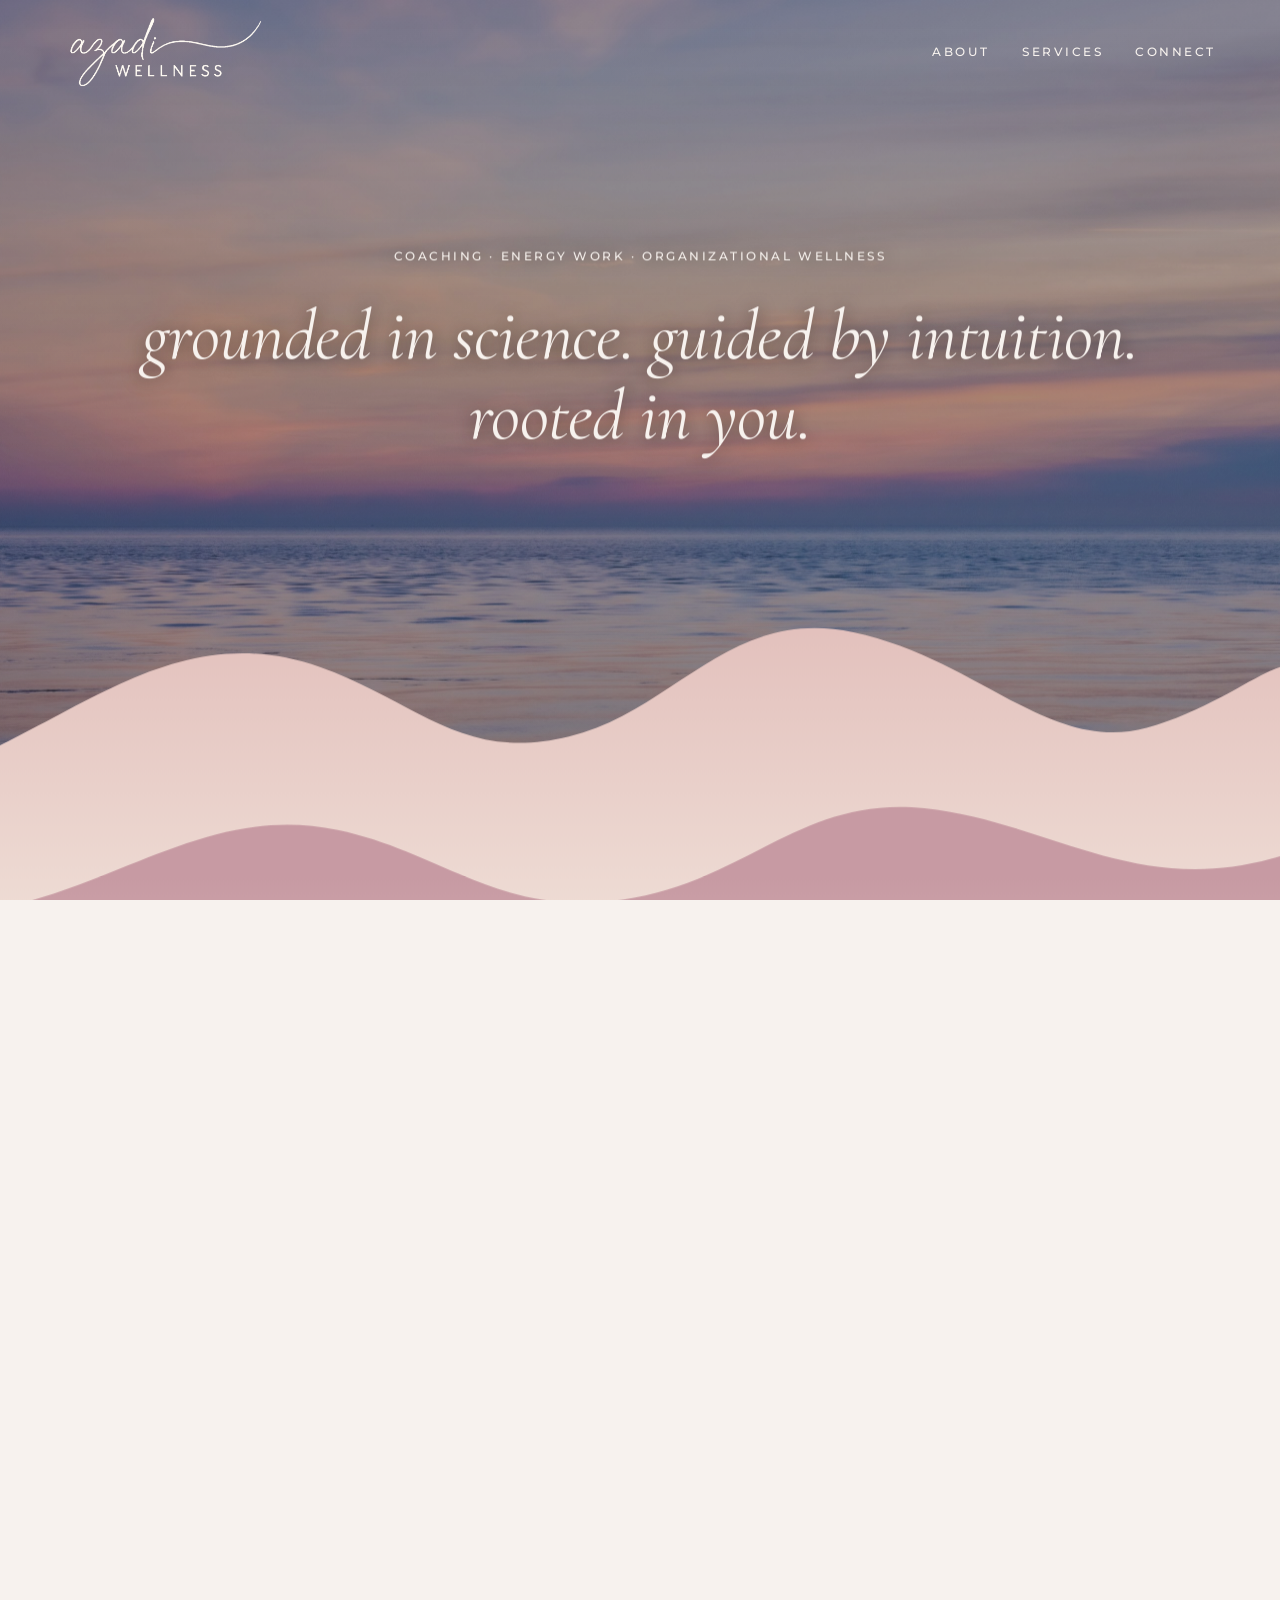
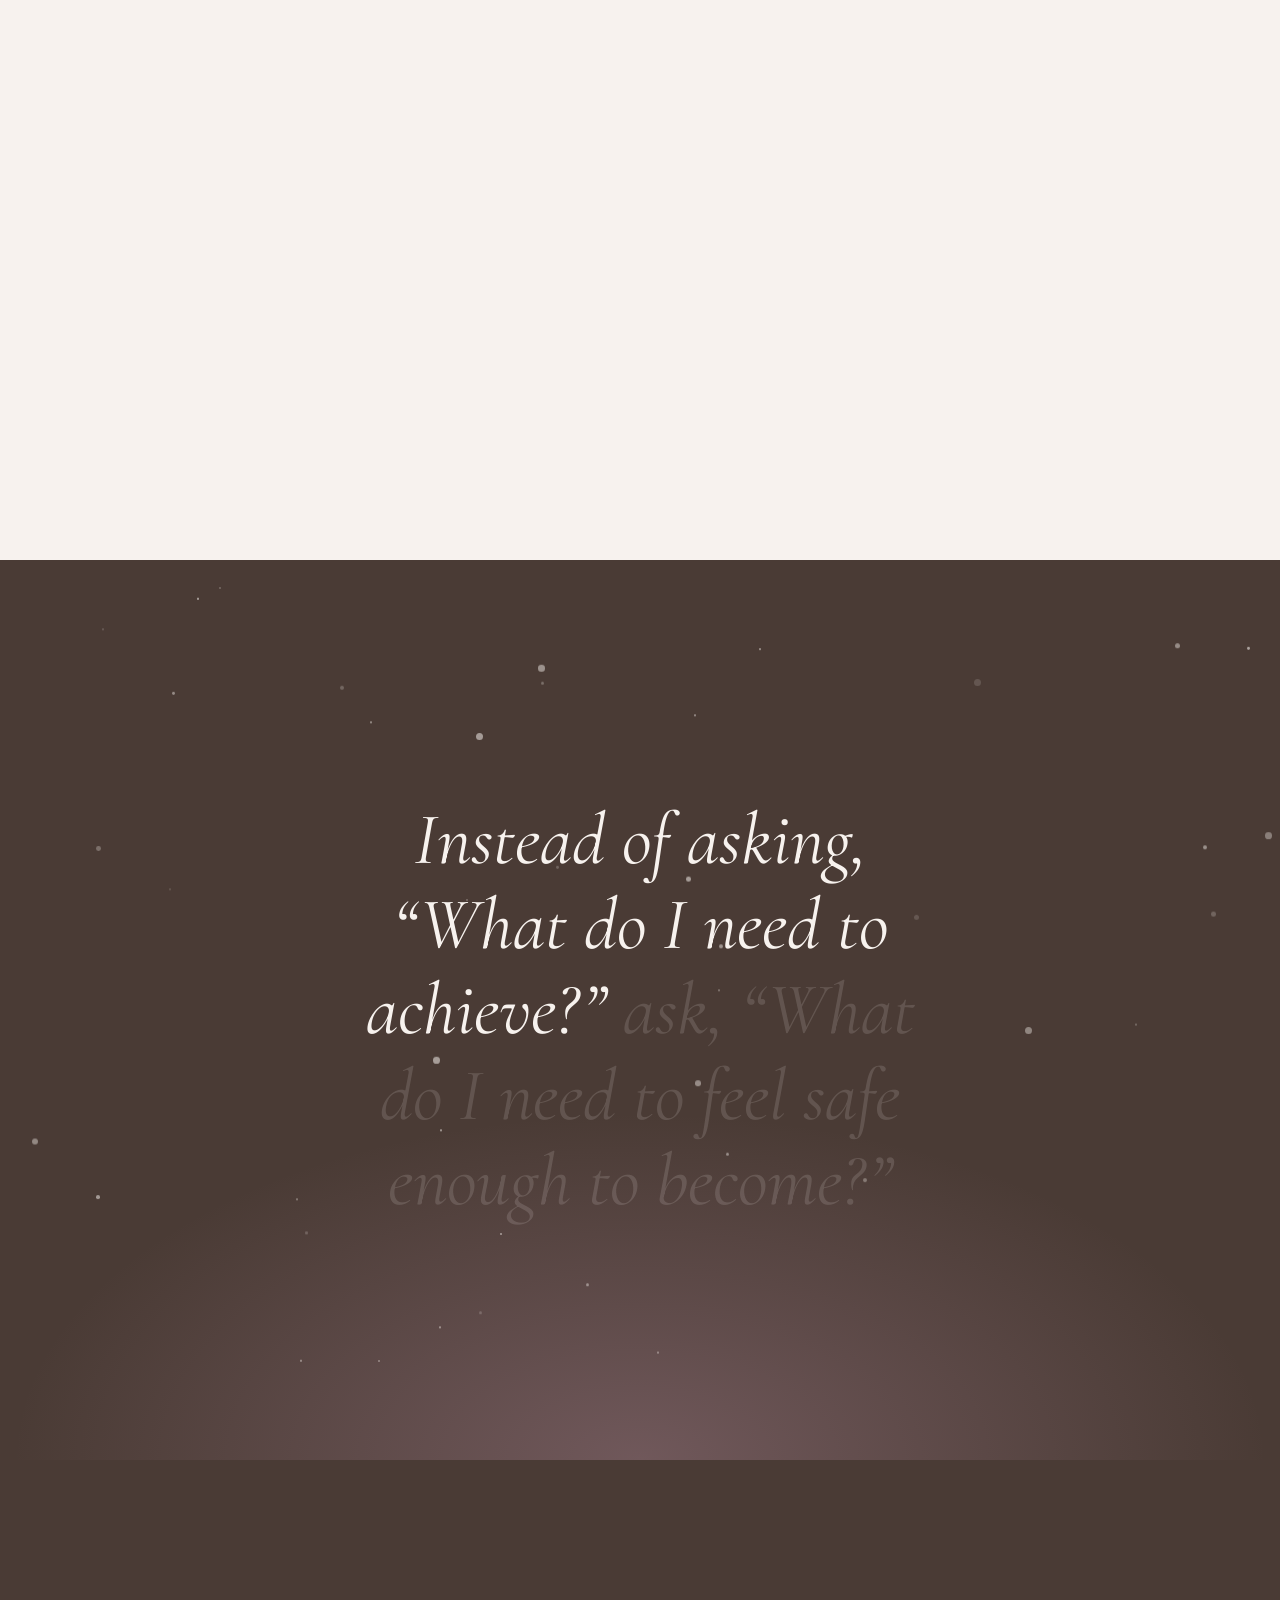
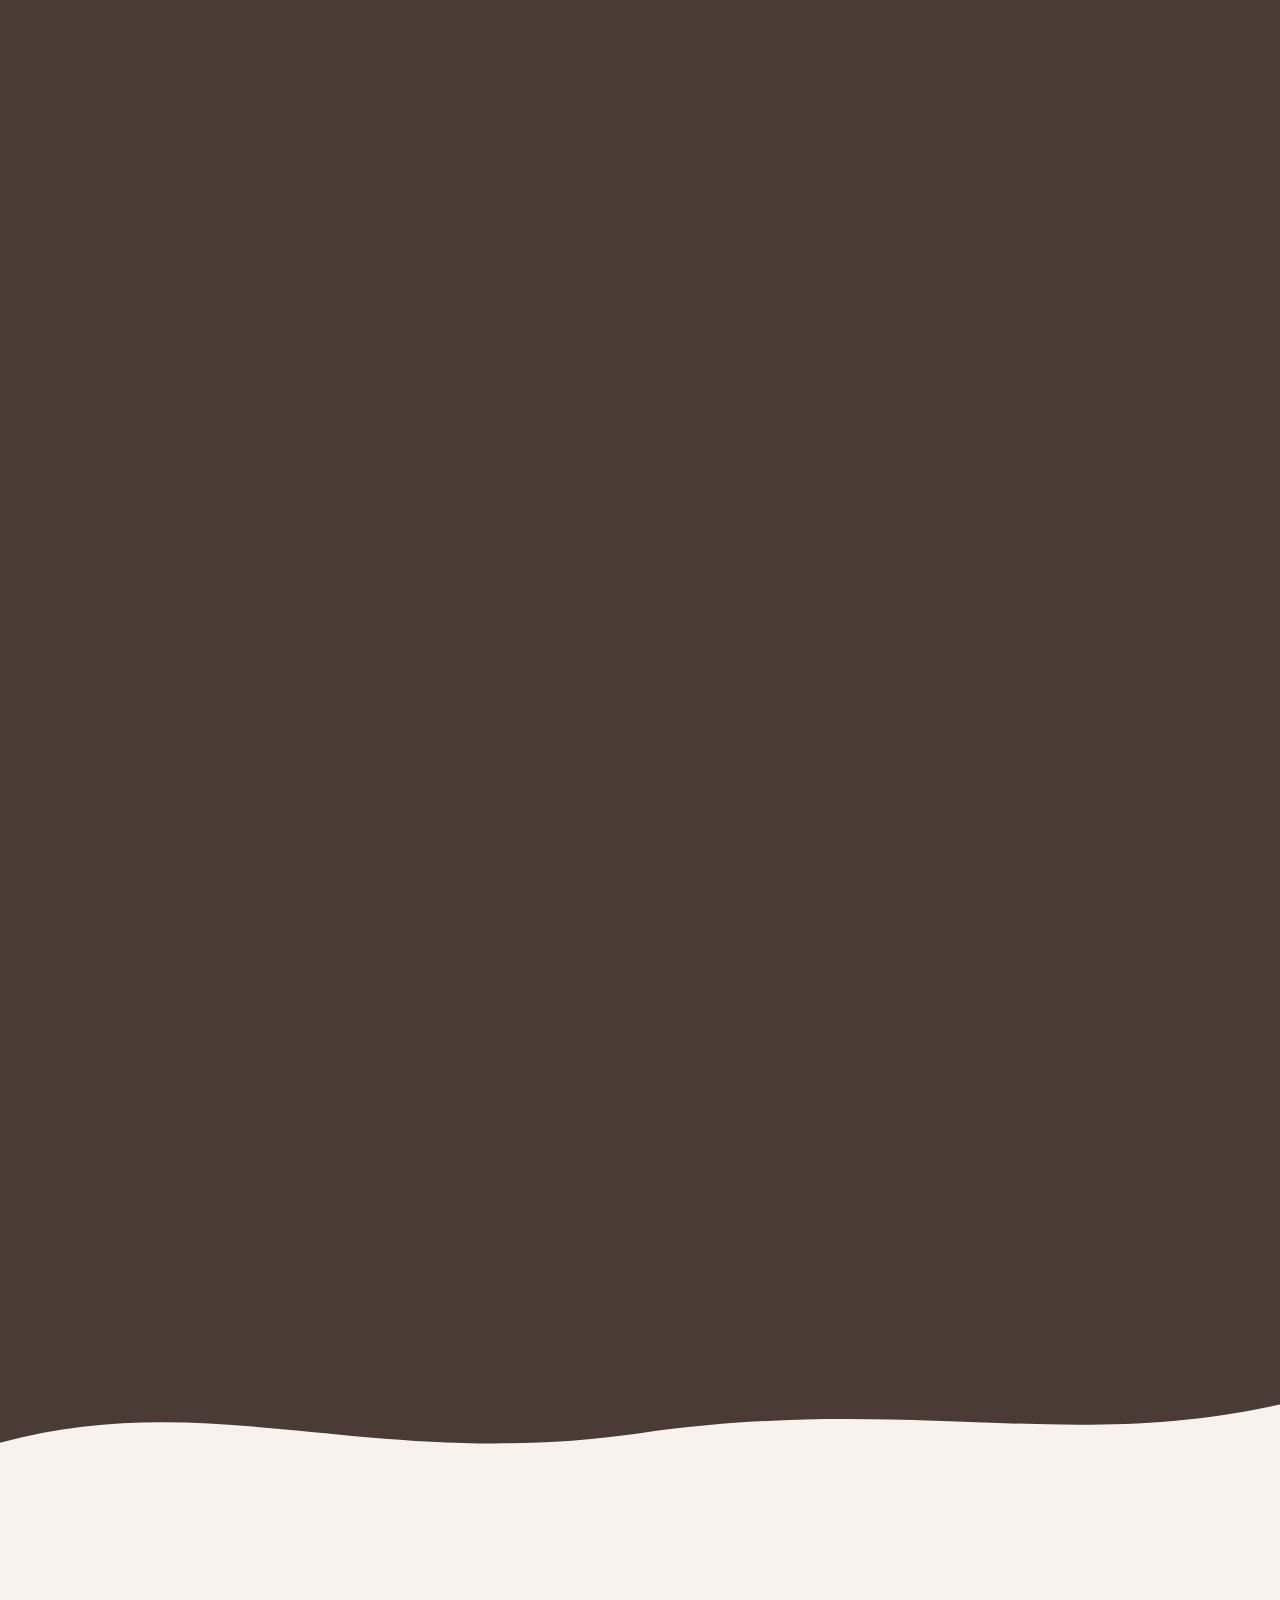
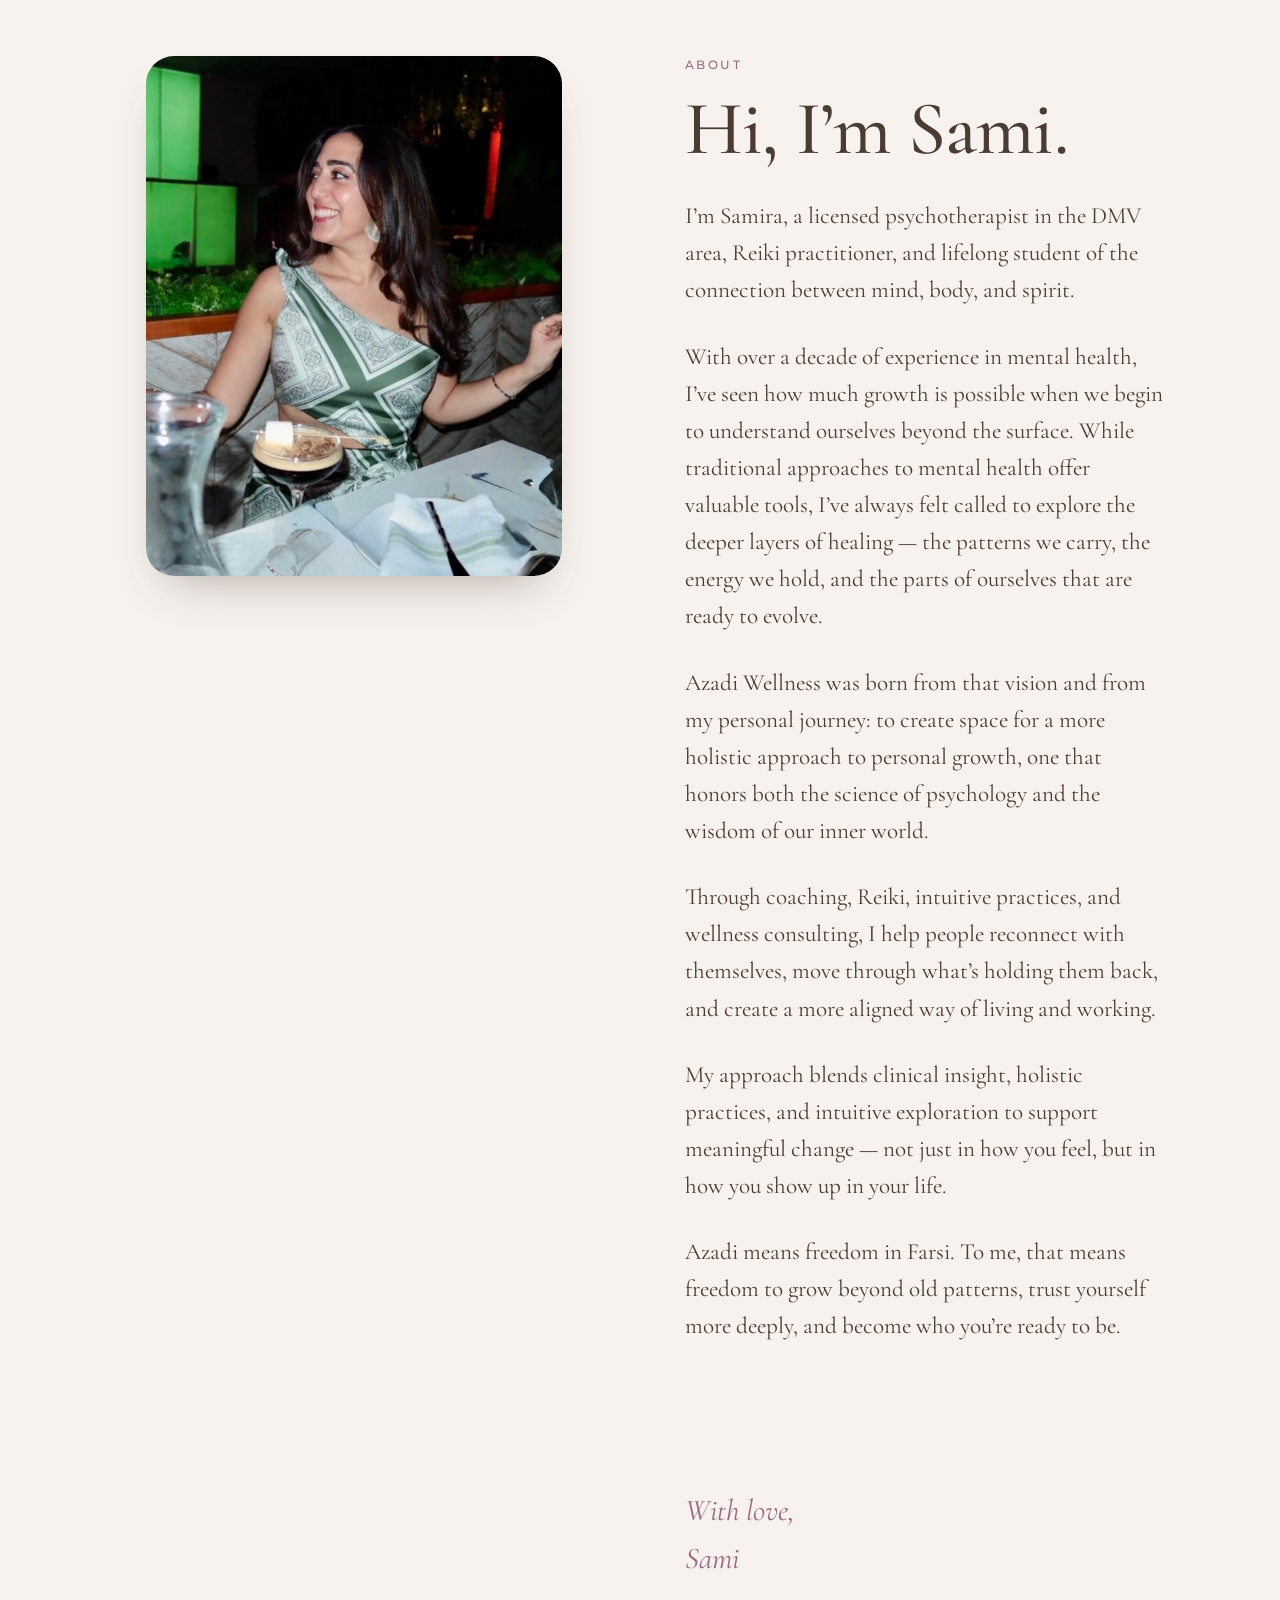
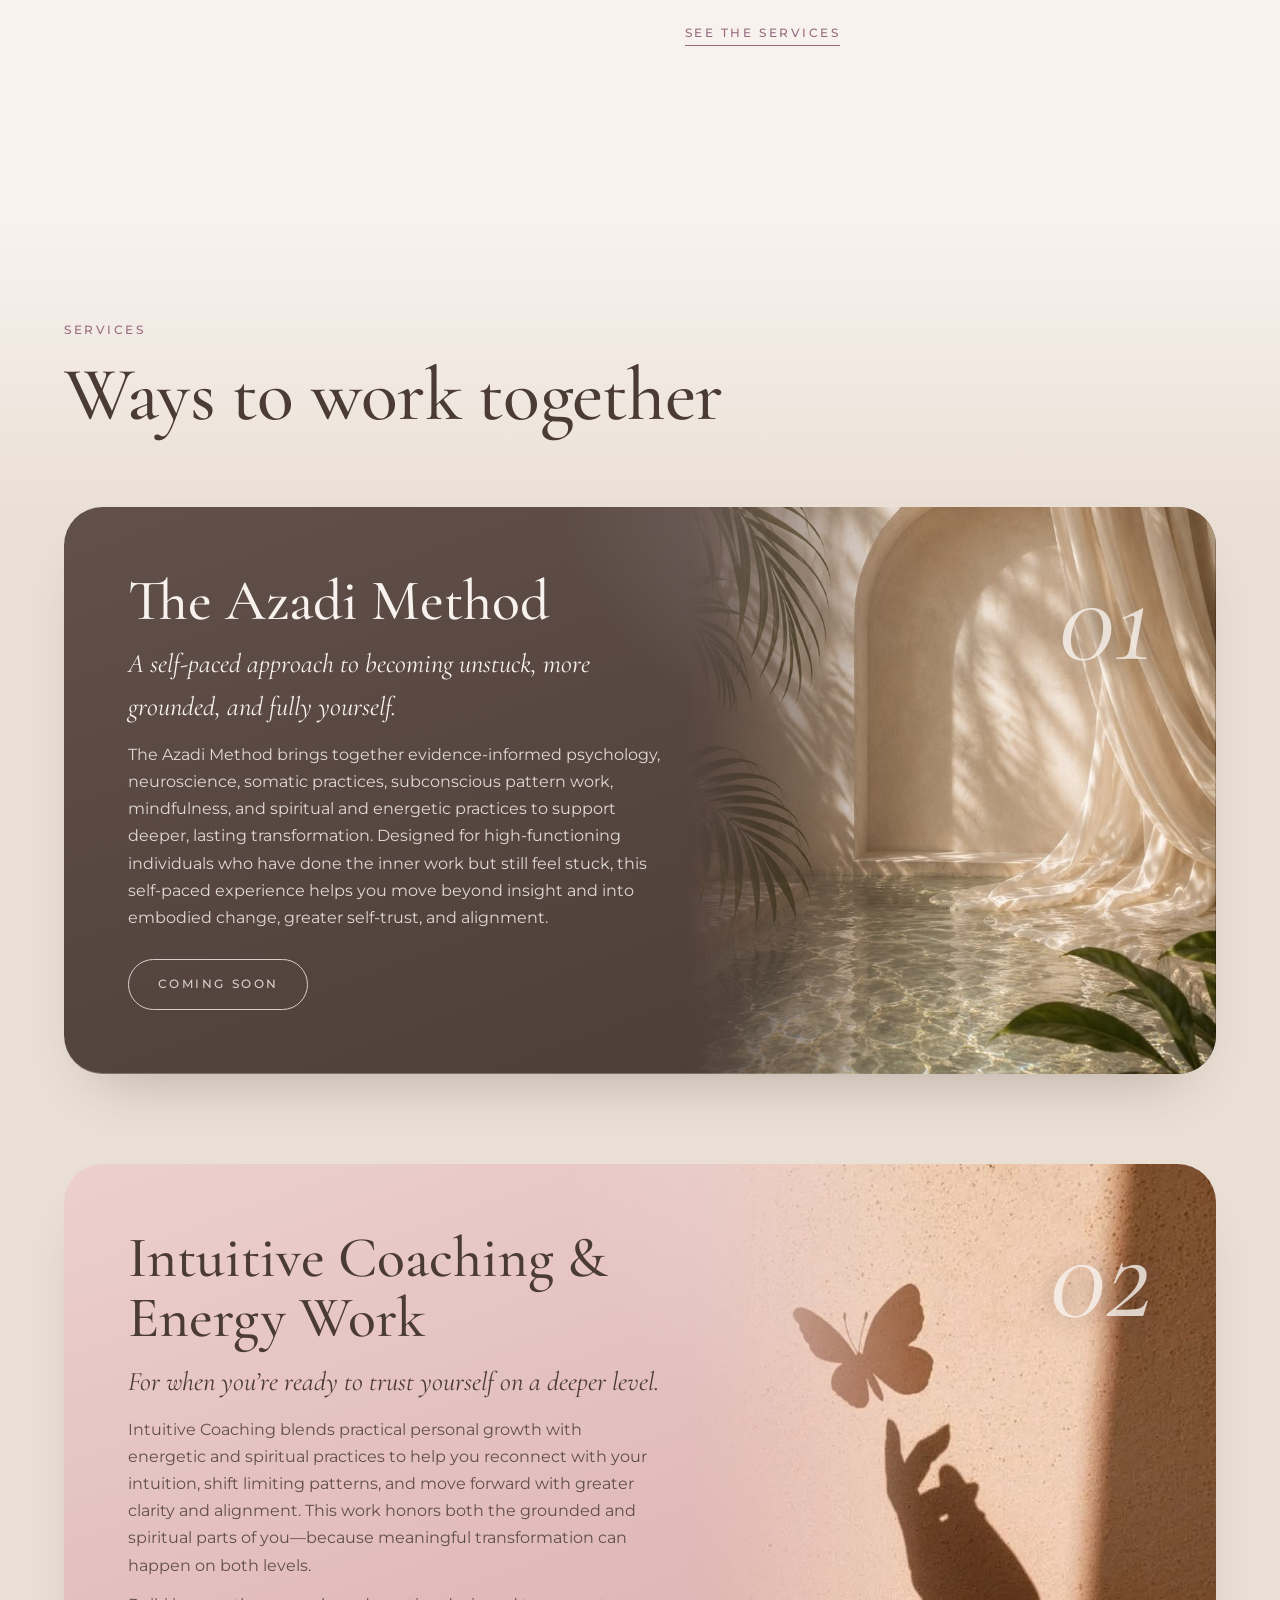
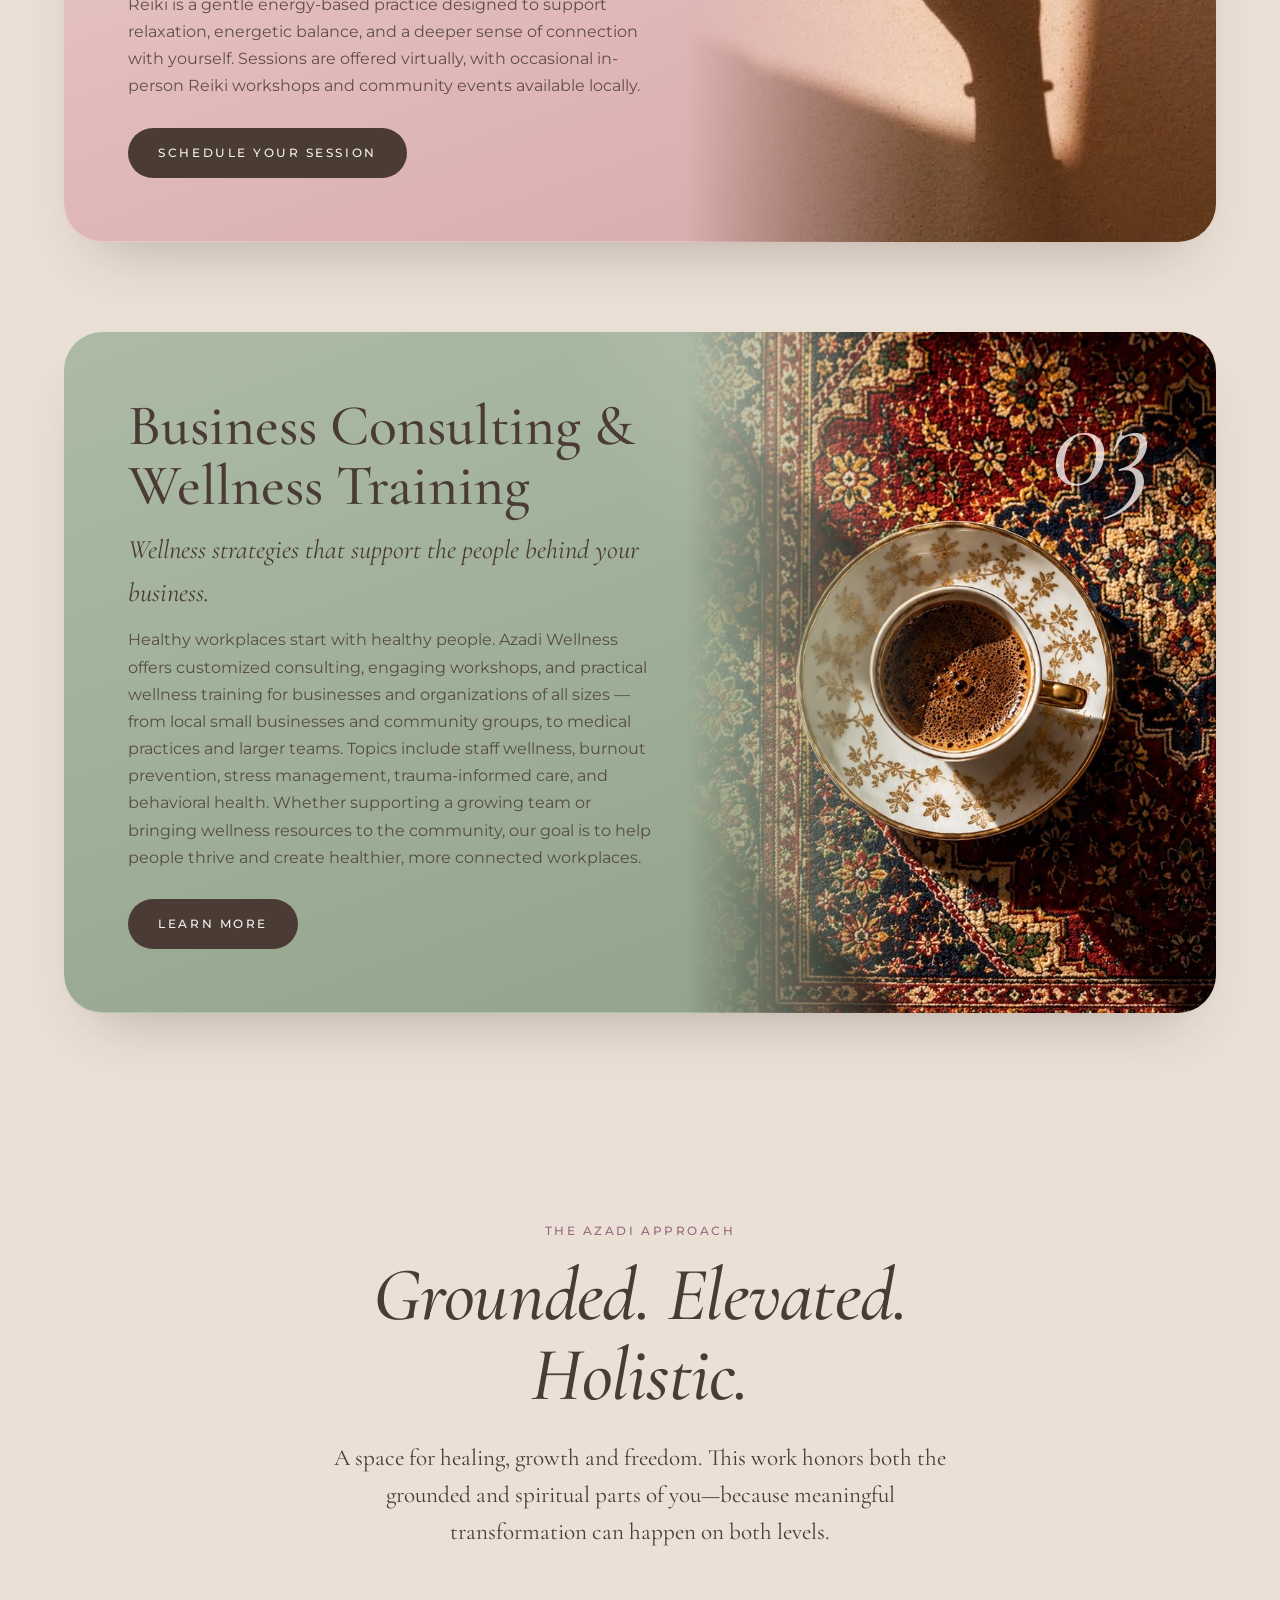
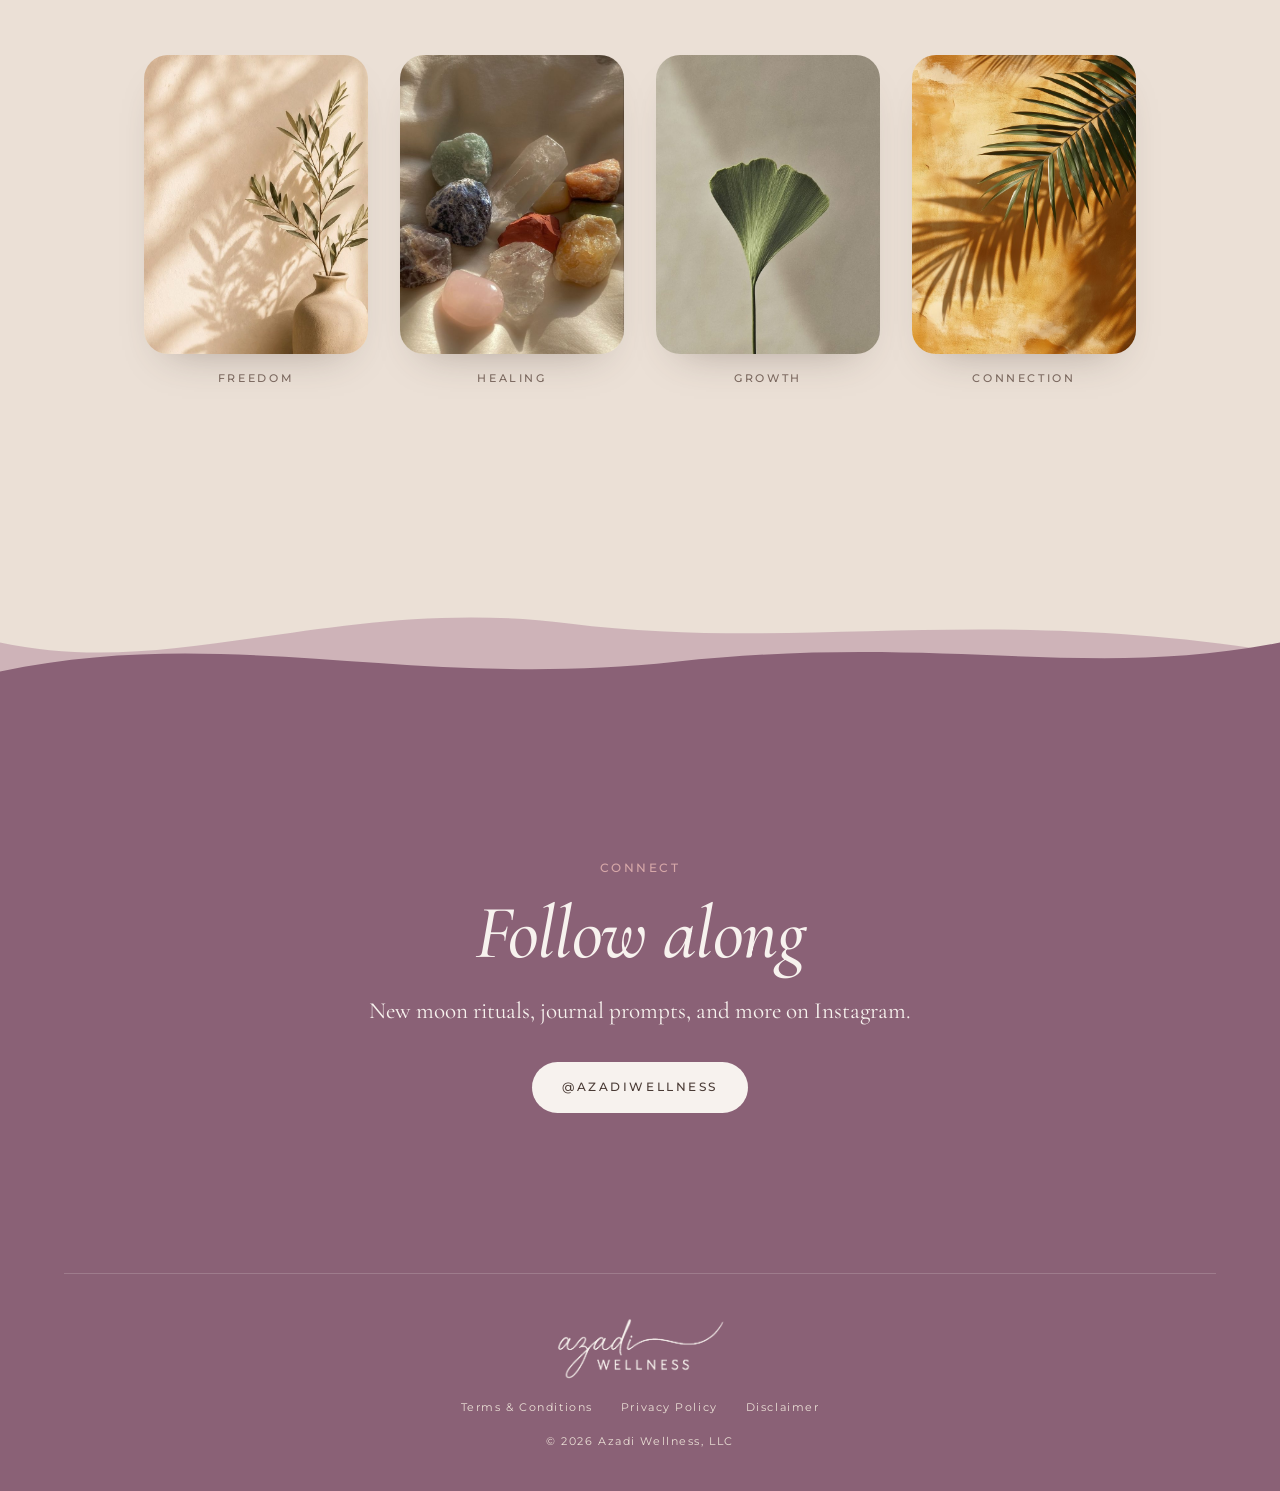
<file: index.html>
<!doctype html>
<html lang="en">
<head>
  <meta charset="utf-8">
  <meta name="viewport" content="width=device-width, initial-scale=1, viewport-fit=cover">
  <title>Azadi Wellness</title>
  <meta name="description" content="Azadi Wellness: The Azadi Method, intuitive coaching and energy work, and business consulting and wellness training.">
  <link rel="canonical" href="https://www.azadi-wellness.com/">
  <!-- Link previews (iMessage, Instagram, WhatsApp, etc.) -->
  <meta property="og:type" content="website">
  <meta property="og:site_name" content="Azadi Wellness">
  <meta property="og:title" content="Azadi Wellness">
  <meta property="og:description" content="The Azadi Method, intuitive coaching and energy work, and organizational wellness.">
  <meta property="og:url" content="https://www.azadi-wellness.com/">
  <meta property="og:image" content="https://www.azadi-wellness.com/assets/og.png">
  <meta property="og:image:width" content="1200">
  <meta property="og:image:height" content="630">
  <meta name="twitter:card" content="summary_large_image">
  <meta name="theme-color" content="#f7f2ee">
  <link rel="icon" href="assets/icon.png">
  <link rel="apple-touch-icon" href="assets/icon.png">
  <link rel="preload" as="image" href="assets/logo.png">
  <link rel="preconnect" href="https://fonts.googleapis.com">
  <link rel="preconnect" href="https://fonts.gstatic.com" crossorigin>
  <link href="https://fonts.googleapis.com/css2?family=Cormorant+Garamond:ital,wght@0,400;0,500;0,600;1,400;1,500&family=Montserrat:wght@400;500;600&display=swap" rel="stylesheet">
  <link rel="stylesheet" href="styles.css?v=202610241015">
</head>
<body>

  <header class="nav" id="nav">
    <a class="nav-logo" href="#top" aria-label="Azadi Wellness, back to top">
      <img src="assets/logo.png" alt="" width="1554" height="612">
    </a>
    <nav aria-label="Main">
      <a href="#about">About</a>
      <a href="#services">Services</a>
      <a href="#connect">Connect</a>
    </nav>
  </header>

  <main id="top">

    <!-- Hero: the logo settles upward while the landscape rises -->
    <div class="track hero" data-track>
      <div class="stage" data-media-host="hero">
        <div class="glow" aria-hidden="true"></div>
        <!-- Shows once assets/images/hero.jpg exists -->
        <div class="media hero-media"><img data-media src="assets/images/hero.jpg" alt=""></div>

        <div class="hero-copy">
          <p class="eyebrow hero-eyebrow">Coaching &middot; Energy Work &middot; Organizational Wellness</p>
          <h1 class="hero-sub"><span>grounded in science.</span> <span>guided by intuition.</span> <span>rooted in you.</span></h1>
        </div>

        <div class="range" aria-hidden="true">
          <svg class="layer l1" viewBox="0 0 1440 600" preserveAspectRatio="none">
            <defs><linearGradient id="g1" x1="0" y1="0" x2="0" y2="1"><stop offset="0" stop-color="#e3c1bd"/><stop offset=".7" stop-color="#f0e0d8"/></linearGradient></defs>
            <path fill="url(#g1)" d="M0 200C120 140 220 60 360 110C470 150 520 220 640 190C760 160 820 40 960 70C1100 100 1180 210 1290 180C1360 160 1410 120 1440 110V600H0Z"/>
          </svg>
          <svg class="layer l2" viewBox="0 0 1440 600" preserveAspectRatio="none">
            <defs><linearGradient id="g2" x1="0" y1="0" x2="0" y2="1"><stop offset=".2" stop-color="#c79aa3"/><stop offset=".85" stop-color="#dbb8b8"/></linearGradient></defs>
            <path fill="url(#g2)" d="M0 330C140 300 240 210 380 240C500 266 560 340 700 320C840 300 900 200 1040 215C1180 230 1280 320 1440 270V600H0Z"/>
          </svg>
          <svg class="layer l3" viewBox="0 0 1440 600" preserveAspectRatio="none">
            <defs><linearGradient id="g3" x1="0" y1="0" x2="0" y2="1"><stop offset=".4" stop-color="#8f6f7c"/><stop offset="1" stop-color="#ab8894"/></linearGradient></defs>
            <path fill="url(#g3)" d="M0 400C160 420 260 330 420 345C580 360 640 440 800 425C960 410 1040 320 1200 335C1300 345 1380 400 1440 390V600H0Z"/>
          </svg>
          <svg class="layer l4" viewBox="0 0 1440 600" preserveAspectRatio="none">
            <path fill="#4a3b35" d="M0 520C180 470 300 455 460 480C620 505 720 540 900 510C1080 480 1200 440 1440 475V600H0Z"/>
          </svg>
        </div>

        <div class="scroll-hint" aria-hidden="true"><span>Scroll</span></div>
      </div>
    </div>

    <!-- Statement: words light up as you scroll -->
    <div class="track statement" data-track>
      <div class="stage">
        <div class="speckles stars" data-speckles="46" aria-hidden="true"></div>
        <!-- TODO: confirm wording with her (borrowed from her New Moon Ritual post) -->
        <p class="statement-text" data-words>Instead of asking, &ldquo;What do I need to achieve?&rdquo; ask, &ldquo;What do I need to feel safe enough to become?&rdquo;</p>
      </div>
    </div>

    <section class="about" id="about">
      <svg class="divider" viewBox="0 0 1440 120" preserveAspectRatio="none" aria-hidden="true">
        <path fill="#f7f2ee" d="M0 80C240 20 420 110 720 70C1020 30 1200 90 1440 40V120H0Z"/>
      </svg>
      <div class="about-grid">
        <!-- Her profile photo: assets/images/about.jpg -->
        <div class="about-figure reveal" data-media-host><figure class="media about-photo"><img data-media src="assets/images/about.jpg" alt="Sami, founder of Azadi Wellness"></figure></div>
        <div class="about-copy">
          <p class="eyebrow reveal" style="--d:1">About</p>
          <h2 class="reveal" style="--d:2">Hi, I&rsquo;m Sami.</h2>
          <p class="reveal">I&rsquo;m Samira, a licensed psychotherapist in the DMV area, Reiki practitioner, and lifelong student of the connection between mind, body, and spirit.</p>
          <p class="reveal">With over a decade of experience in mental health, I&rsquo;ve seen how much growth is possible when we begin to understand ourselves beyond the surface. While traditional approaches to mental health offer valuable tools, I&rsquo;ve always felt called to explore the deeper layers of healing &mdash; the patterns we carry, the energy we hold, and the parts of ourselves that are ready to evolve.</p>
          <p class="reveal">Azadi Wellness was born from that vision and from my personal journey: to create space for a more holistic approach to personal growth, one that honors both the science of psychology and the wisdom of our inner world.</p>
          <p class="reveal">Through coaching, Reiki, intuitive practices, and wellness consulting, I help people reconnect with themselves, move through what&rsquo;s holding them back, and create a more aligned way of living and working.</p>
          <p class="reveal">My approach blends clinical insight, holistic practices, and intuitive exploration to support meaningful change &mdash; not just in how you feel, but in how you show up in your life.</p>
          <p class="reveal">Azadi means freedom in Farsi. To me, that means freedom to grow beyond old patterns, trust yourself more deeply, and become who you&rsquo;re ready to be.</p>
          <p class="reveal">I&rsquo;m so glad you&rsquo;re here, and I&rsquo;m honored to be a part of your journey. Welcome to Azadi Wellness.</p>
          <p class="reveal about-signoff">With love,<br>Sami</p>
          <p class="reveal"><a class="text-link" href="#services">See the services</a></p>
        </div>
      </div>
    </section>

    <section class="offerings" id="services">
      <div class="offerings-head">
        <p class="eyebrow reveal">Services</p>
        <h2 class="reveal" style="--d:1">Ways to work together</h2>
      </div>
      <ol class="stack">
        <li class="card" style="--i:0">
          <article class="card-inner tone-ink" data-media-host>
            <div class="media card-media"><img data-media src="assets/images/service-5.jpg" alt=""></div>
            <span class="card-num">01</span>
            <h3>The Azadi Method</h3>
            <p class="card-tag">A self-paced approach to becoming unstuck, more grounded, and fully yourself.</p>
            <p class="card-body">The Azadi Method brings together evidence-informed psychology, neuroscience, somatic practices, subconscious pattern work, mindfulness, and spiritual and energetic practices to support deeper, lasting transformation. Designed for high-functioning individuals who have done the inner work but still feel stuck, this self-paced experience helps you move beyond insight and into embodied change, greater self-trust, and alignment.</p>
            <!-- TODO: when the Azadi Method is ready, swap this back to a button: <a class="button" href="azadi-method/">Explore the method</a> -->
            <p class="coming-soon">Coming soon</p>
          </article>
        </li>
        <li class="card" style="--i:1">
          <article class="card-inner tone-blush" data-media-host>
            <div class="media card-media"><img data-media src="assets/images/service-1.jpg" alt=""></div>
            <span class="card-num">02</span>
            <h3>Intuitive Coaching &amp; Energy Work</h3>
            <p class="card-tag">For when you&rsquo;re ready to trust yourself on a deeper level.</p>
            <p class="card-body">Intuitive Coaching blends practical personal growth with energetic and spiritual practices to help you reconnect with your intuition, shift limiting patterns, and move forward with greater clarity and alignment. This work honors both the grounded and spiritual parts of you&mdash;because meaningful transformation can happen on both levels.</p>
            <p class="card-body">Reiki is a gentle energy-based practice designed to support relaxation, energetic balance, and a deeper sense of connection with yourself. Sessions are offered virtually, with occasional in-person Reiki workshops and community events available locally.</p>
            <!-- Combined card: tagline and first paragraph are her Intuitive Coaching text, second paragraph is her Reiki text -->
            <a class="button" href="https://links.azadi-wellness.com/widget/bookings/samira-milanizadeh-personal-calendar-ye2nupkey" target="_blank" rel="noopener">Schedule your session</a>
          </article>
        </li>
        <li class="card" style="--i:2">
          <article class="card-inner tone-sage" data-media-host>
            <div class="media card-media"><img data-media src="assets/images/service-4.jpg" alt=""></div>
            <span class="card-num">03</span>
            <h3>Business Consulting &amp; Wellness Training</h3>
            <p class="card-tag">Wellness strategies that support the people behind your business.</p>
            <p class="card-body">Healthy workplaces start with healthy people. Azadi Wellness offers customized consulting, engaging workshops, and practical wellness training for businesses and organizations of all sizes &mdash; from local small businesses and community groups, to medical practices and larger teams. Topics include staff wellness, burnout prevention, stress management, trauma-informed care, and behavioral health. Whether supporting a growing team or bringing wellness resources to the community, our goal is to help people thrive and create healthier, more connected workplaces.</p>
            <a class="button" href="organizations/">Learn more</a>
          </article>
        </li>
      </ol>
    </section>

    <!-- TODO: placeholder copy. Heading, first line and the four words are from her inspiration board; the second sentence is from her Intuitive Coaching text. Replace when she sends her own. -->
    <section class="essence">
      <div class="essence-copy">
        <p class="eyebrow reveal">The Azadi approach</p>
        <h2 class="reveal" style="--d:1">Grounded. Elevated. Holistic.</h2>
        <p class="reveal" style="--d:2">A space for healing, growth and freedom. This work honors both the grounded and spiritual parts of you&mdash;because meaningful transformation can happen on both levels.</p>
      </div>
      <ul class="essence-grid" data-drift>
        <li class="reveal" style="--d:1"><figure><div class="media"><img loading="lazy" src="assets/images/detail-1.jpg" alt=""></div><figcaption>Freedom</figcaption></figure></li>
        <li class="reveal" style="--d:2"><figure><div class="media"><img loading="lazy" src="assets/images/detail-3.jpg" alt=""></div><figcaption>Healing</figcaption></figure></li>
        <li class="reveal" style="--d:3"><figure><div class="media"><img loading="lazy" src="assets/images/detail-2.jpg" alt=""></div><figcaption>Growth</figcaption></figure></li>
        <li class="reveal" style="--d:4"><figure><div class="media"><img loading="lazy" src="assets/images/detail-4.jpg" alt=""></div><figcaption>Connection</figcaption></figure></li>
      </ul>
    </section>

    <section class="connect" id="connect" data-track>
      <svg class="divider" viewBox="0 0 1440 120" preserveAspectRatio="none" aria-hidden="true">
        <path fill="#b78ea1" opacity=".55" d="M0 60C200 100 380 10 640 40C900 70 1100 20 1440 70V120H0Z"/>
        <path fill="#8a6176" d="M0 90C260 40 460 110 760 80C1060 50 1220 100 1440 60V120H0Z"/>
      </svg>
      <div class="connect-inner">
        <p class="eyebrow reveal">Connect</p>
        <h2 class="reveal" style="--d:1">Follow along</h2>
        <p class="reveal" style="--d:2">New moon rituals, journal prompts, and more on Instagram.</p>
        <p class="reveal" style="--d:3">
          <a class="button light" href="https://www.instagram.com/azadiwellness/" target="_blank" rel="noopener">@azadiwellness</a>
        </p>
        <!-- TODO: contact email / booking link -->
      </div>
      <footer class="footer">
        <span class="footer-logo" role="img" aria-label="Azadi Wellness"></span>
        <p class="footer-links"><a href="terms.html">Terms &amp; Conditions</a><a href="privacy.html">Privacy Policy</a><a href="disclaimer.html">Disclaimer</a></p>
        <p>&copy; <span id="year">2026</span> Azadi Wellness, LLC</p>
      </footer>
    </section>

  </main>

  <script src="main.js?v=202610241015"></script>
</body>
</html>
</file>
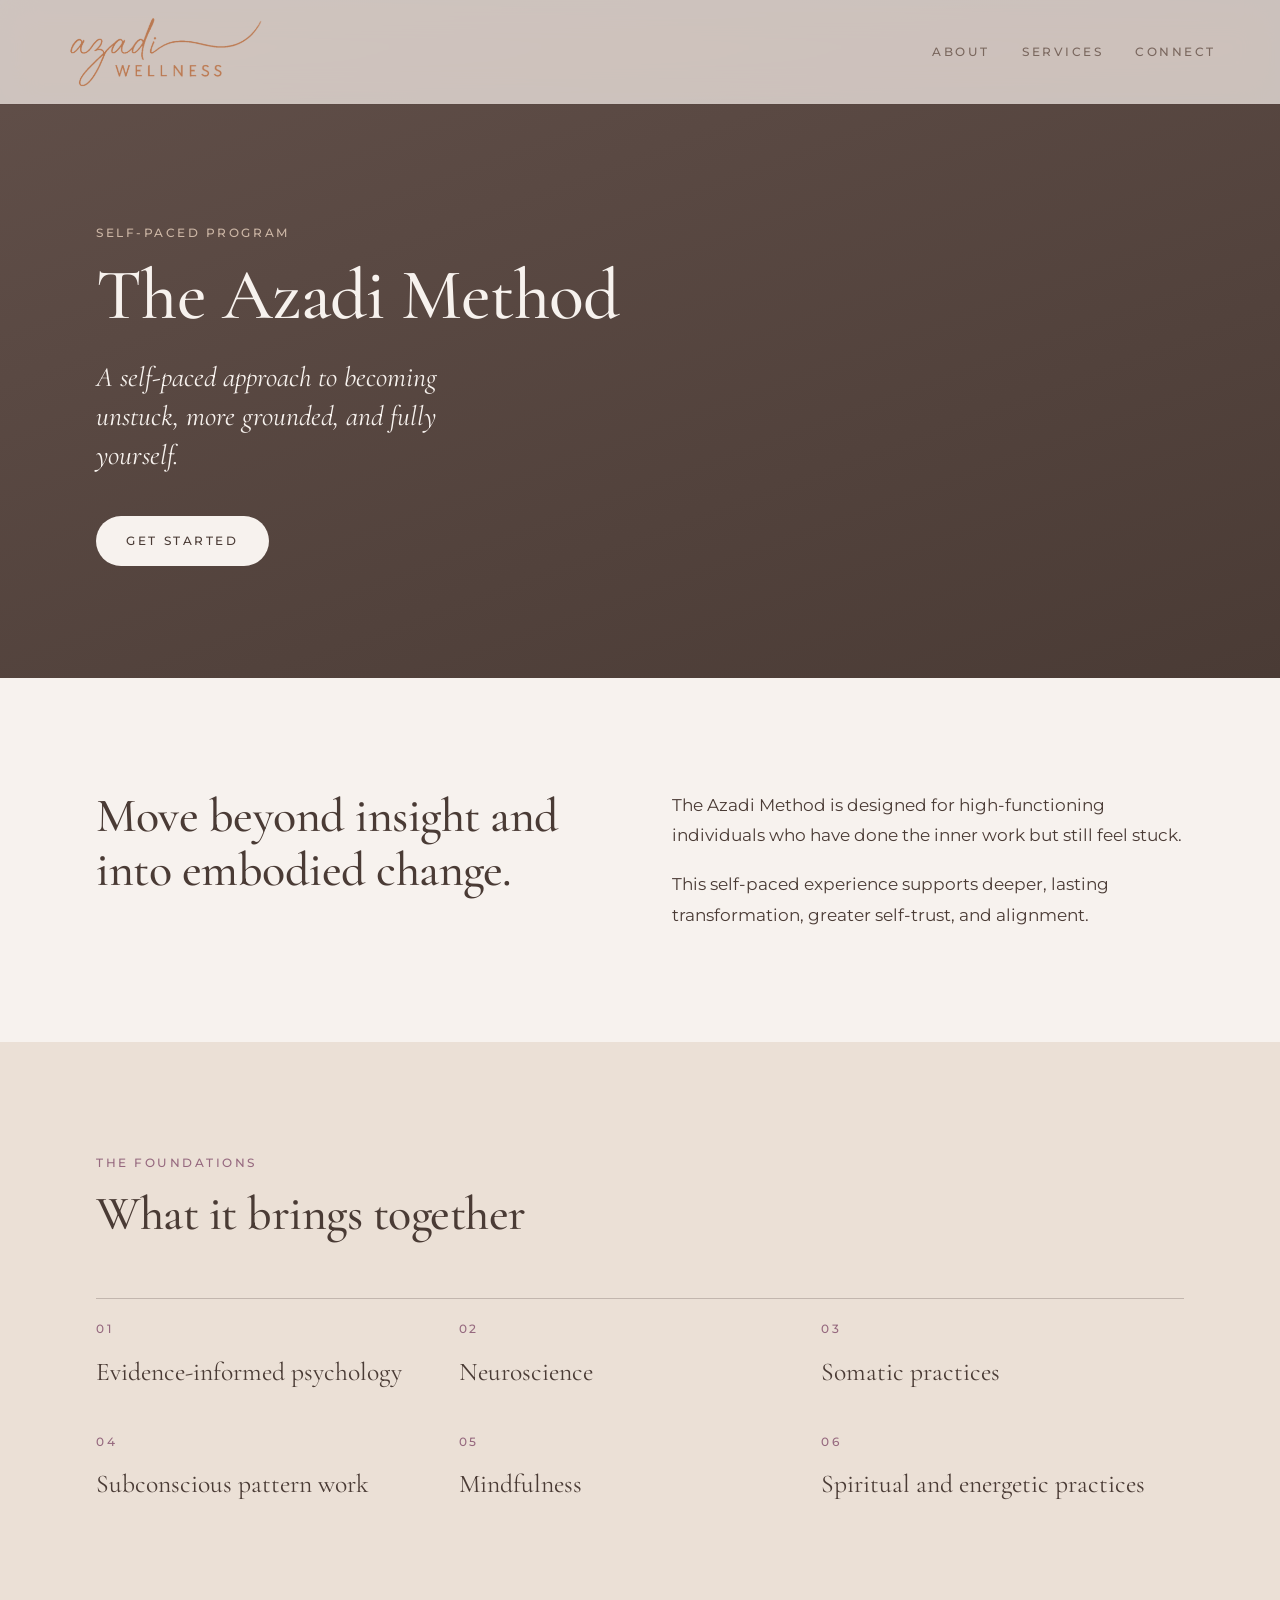
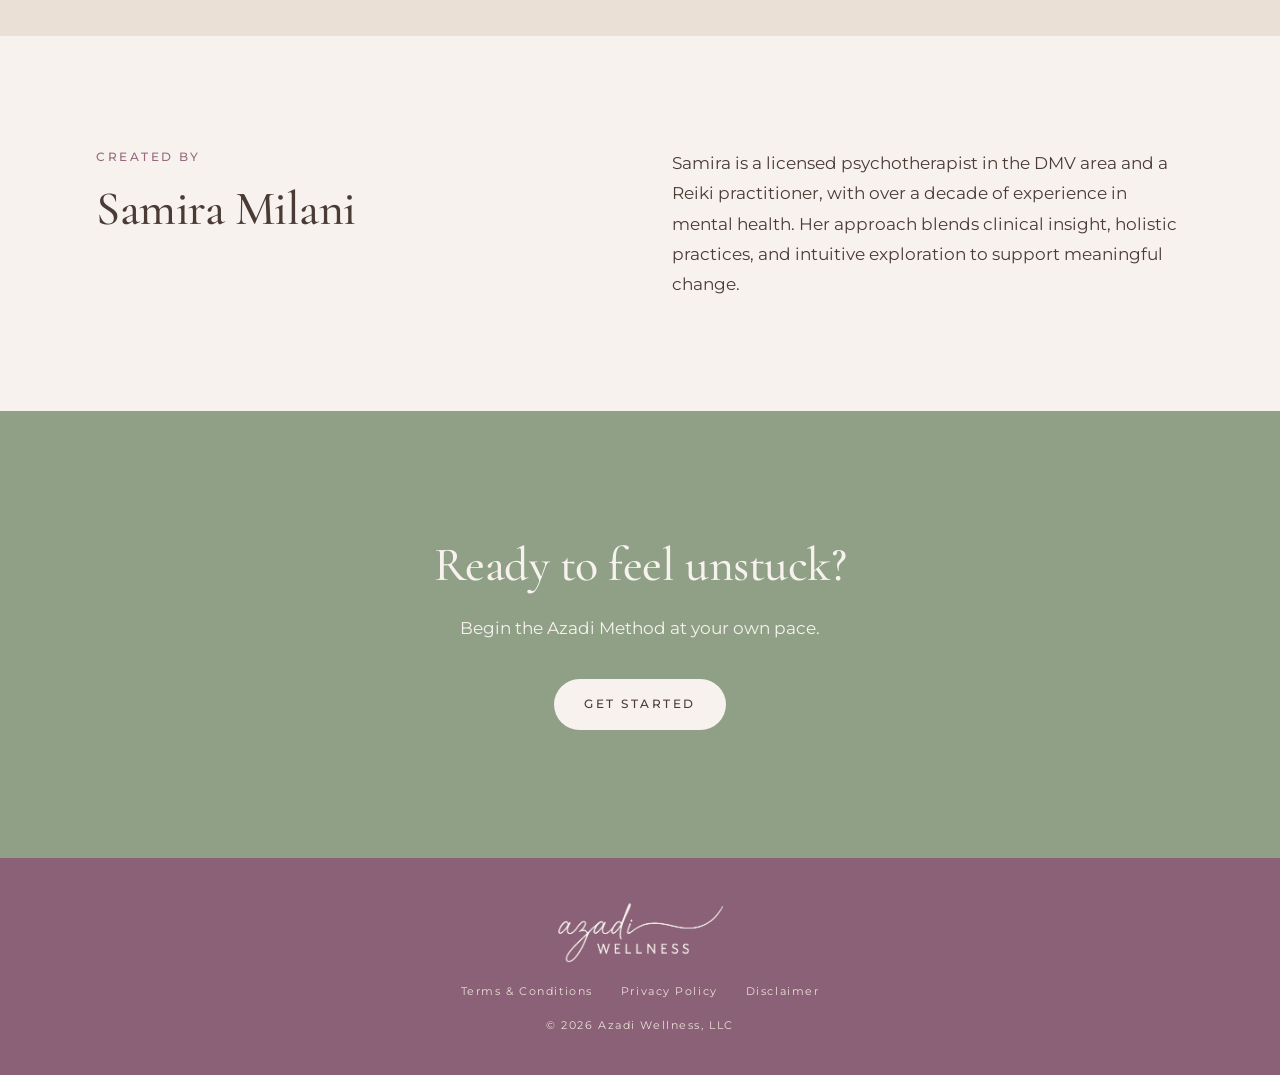
<file: azadi-method/index.html>
<!doctype html>
<html lang="en">
<head>
  <meta charset="utf-8">
  <meta name="viewport" content="width=device-width, initial-scale=1, viewport-fit=cover">
  <title>The Azadi Method | Azadi Wellness</title>
  <meta name="description" content="The Azadi Method: a self-paced approach to becoming unstuck, more grounded, and fully yourself, for high-functioning individuals who have done the inner work but still feel stuck.">
  <link rel="canonical" href="https://www.azadi-wellness.com/azadi-method/">
  <meta name="theme-color" content="#f7f2ee">
  <link rel="icon" href="../assets/icon.png">
  <link rel="apple-touch-icon" href="../assets/icon.png">
  <link rel="preconnect" href="https://fonts.googleapis.com">
  <link rel="preconnect" href="https://fonts.gstatic.com" crossorigin>
  <link href="https://fonts.googleapis.com/css2?family=Cormorant+Garamond:ital,wght@0,400;0,500;0,600;1,400;1,500&family=Montserrat:wght@400;500;600&display=swap" rel="stylesheet">
  <link rel="stylesheet" href="../styles.css?v=202610241015">
</head>
<body>

  <header class="nav solid">
    <a class="nav-logo" href="../" aria-label="Azadi Wellness, home">
      <img src="../assets/logo.png" alt="" width="1554" height="612">
    </a>
    <nav aria-label="Main">
      <a href="../#about">About</a>
      <a href="../#services">Services</a>
      <a href="../#connect">Connect</a>
    </nav>
  </header>

  <!-- TODO: placeholder page. Every claim here is taken from her Azadi Method card text and her bio; the headings and arrangement are ours. Replace when she sends her own copy. -->
  <main class="org">
    <header class="org-hero">
      <div class="org-wrap">
        <p class="eyebrow">Self-paced program</p>
        <h1>The Azadi Method</h1>
        <p class="org-lead">A self-paced approach to becoming unstuck, more grounded, and fully yourself.</p>
        <!-- TODO: replace this email button with her Azadi Method link when she sends it (also the one at the bottom of the page) -->
        <a class="button light" href="mailto:azadiwellness@gmail.com?subject=The%20Azadi%20Method">Get started</a>
      </div>
    </header>

    <section class="org-section">
      <div class="org-wrap org-split">
        <h2>Move beyond insight and into embodied change.</h2>
        <div>
          <p>The Azadi Method is designed for high-functioning individuals who have done the inner work but still feel stuck.</p>
          <p>This self-paced experience supports deeper, lasting transformation, greater self-trust, and alignment.</p>
        </div>
      </div>
    </section>

    <section class="org-section org-tint">
      <div class="org-wrap">
        <p class="eyebrow">The foundations</p>
        <h2>What it brings together</h2>
        <ol class="org-grid org-grid-3">
          <li><span>01</span>Evidence-informed psychology</li>
          <li><span>02</span>Neuroscience</li>
          <li><span>03</span>Somatic practices</li>
          <li><span>04</span>Subconscious pattern work</li>
          <li><span>05</span>Mindfulness</li>
          <li><span>06</span>Spiritual and energetic practices</li>
        </ol>
      </div>
    </section>

    <section class="org-section">
      <div class="org-wrap org-split">
        <div>
          <p class="eyebrow">Created by</p>
          <h2>Samira Milani</h2>
        </div>
        <div>
          <p>Samira is a licensed psychotherapist in the DMV area and a Reiki practitioner, with over a decade of experience in mental health. Her approach blends clinical insight, holistic practices, and intuitive exploration to support meaningful change.</p>
        </div>
      </div>
    </section>

    <section class="org-cta">
      <div class="org-wrap">
        <h2>Ready to feel unstuck?</h2>
        <p>Begin the Azadi Method at your own pace.</p>
        <a class="button light" href="mailto:azadiwellness@gmail.com?subject=The%20Azadi%20Method">Get started</a>
      </div>
    </section>
  </main>

  <footer class="footer footer-standalone">
    <span class="footer-logo" role="img" aria-label="Azadi Wellness"></span>
    <p class="footer-links"><a href="../terms.html">Terms &amp; Conditions</a><a href="../privacy.html">Privacy Policy</a><a href="../disclaimer.html">Disclaimer</a></p>
    <p>&copy; <span id="year">2026</span> Azadi Wellness, LLC</p>
  </footer>

  <script>document.getElementById('year').textContent = new Date().getFullYear();</script>
</body>
</html>
</file>
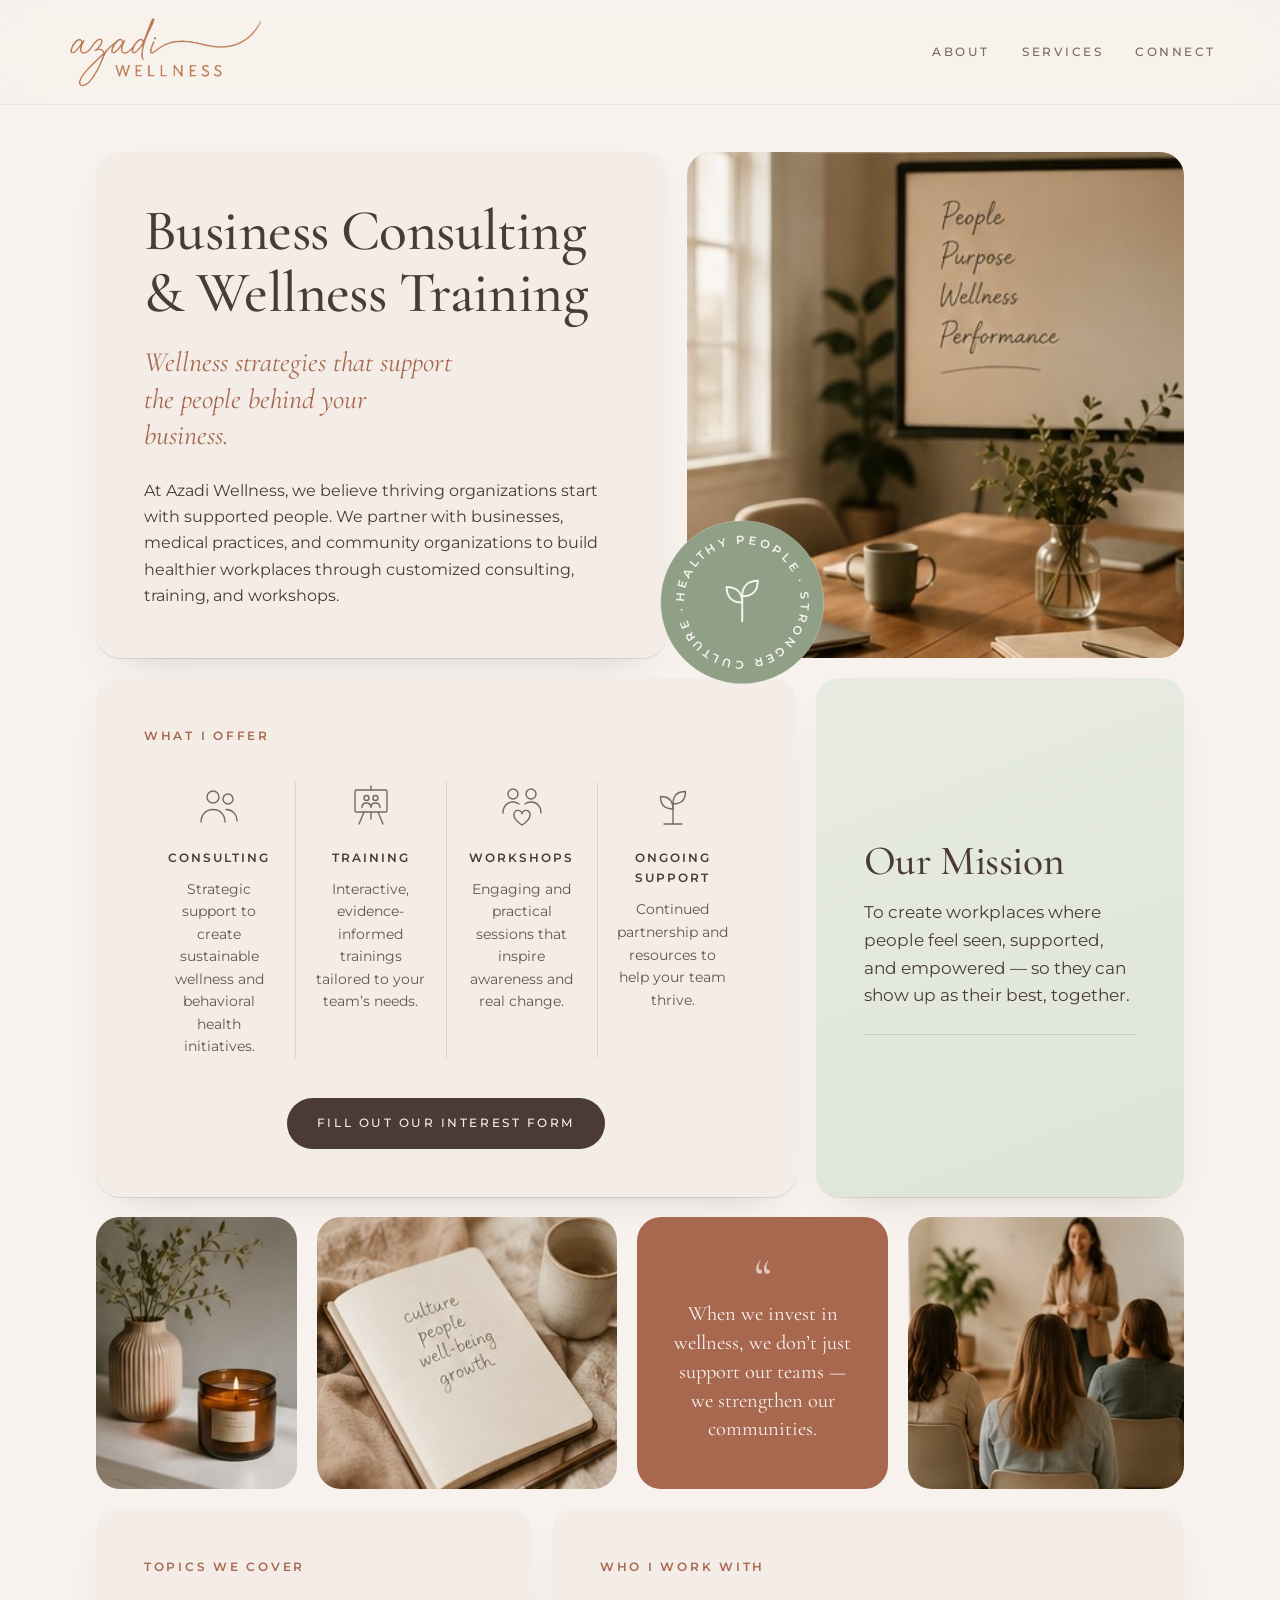
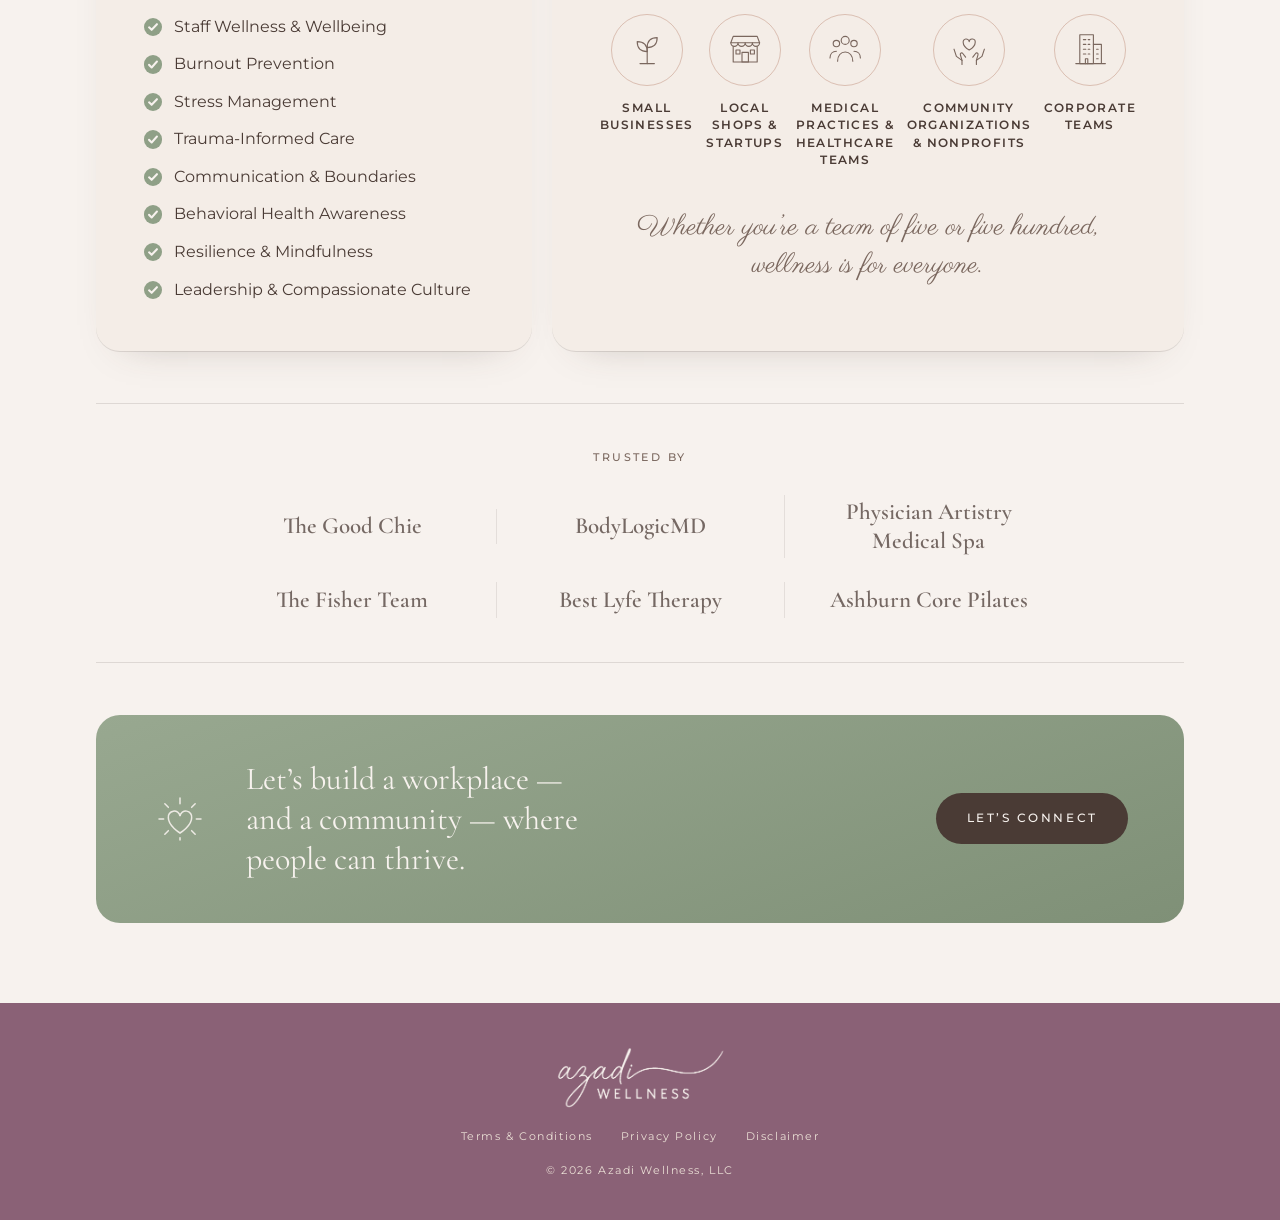
<file: organizations/index.html>
<!doctype html>
<html lang="en">
<head>
  <meta charset="utf-8">
  <meta name="viewport" content="width=device-width, initial-scale=1, viewport-fit=cover">
  <title>Business Consulting &amp; Wellness Training | Azadi Wellness</title>
  <meta name="description" content="Customized consulting, engaging workshops, and practical wellness training for businesses and organizations of all sizes, from small businesses and community groups to medical practices and larger teams.">
  <link rel="canonical" href="https://www.azadi-wellness.com/organizations/">
  <meta name="theme-color" content="#f7f2ee">
  <link rel="icon" href="../assets/icon.png">
  <link rel="apple-touch-icon" href="../assets/icon.png">
  <link rel="preconnect" href="https://fonts.googleapis.com">
  <link rel="preconnect" href="https://fonts.gstatic.com" crossorigin>
  <link href="https://fonts.googleapis.com/css2?family=Cormorant+Garamond:ital,wght@0,400;0,500;0,600;1,400;1,500&family=Montserrat:wght@400;500;600&family=Parisienne&display=swap" rel="stylesheet">
  <link rel="stylesheet" href="../styles.css?v=202610241015">
</head>
<body>

  <header class="nav solid">
    <a class="nav-logo" href="../" aria-label="Azadi Wellness, home">
      <img src="../assets/logo.png" alt="" width="1554" height="612">
    </a>
    <nav aria-label="Main">
      <a href="../#about">About</a>
      <a href="../#services">Services</a>
      <a href="../#connect">Connect</a>
    </nav>
  </header>

  <!-- Laid out from her vision board. Photos are cropped from the board itself as stand-ins (low resolution); swap in full-size photos with the same file names when she has them. -->
  <main class="biz">
    <section class="biz-top">
      <div class="biz-panel biz-intro">
        <h1>Business Consulting &amp; Wellness&nbsp;Training</h1>
        <p class="biz-lead">Wellness strategies that support the people behind your business.</p>
        <p>At Azadi Wellness, we believe thriving organizations start with supported people. We partner with businesses, medical practices, and community organizations to build healthier workplaces through customized consulting, training, and workshops.</p>
      </div>
      <figure class="biz-photo biz-room">
        <img src="../assets/images/biz-room.jpg" alt="A calm meeting room with a whiteboard reading People, Purpose, Wellness, Performance">
        <svg class="biz-badge" viewBox="0 0 200 200" role="img" aria-label="Healthy people, stronger culture">
          <defs><path id="badge-ring" d="M100 100m-70 0a70 70 0 1 1 140 0a70 70 0 1 1-140 0"/></defs>
          <circle cx="100" cy="100" r="98"/>
          <text><textPath href="#badge-ring" textLength="432" lengthAdjust="spacing">HEALTHY PEOPLE &#183; STRONGER CULTURE &#183;</textPath></text>
          <g transform="translate(64 60) scale(1.5)"><path d="M24 42V21"/><path d="M24 27c-8.5 0-12.5-5-12.5-12.5C20 14.5 24 19.5 24 27z"/><path d="M24 22c0-7.5 4-12.5 12.5-12.5C36.5 17 32.5 22 24 22z"/></g>
        </svg>
      </figure>
    </section>

    <section class="biz-row biz-row-offer">
      <div class="biz-panel">
        <p class="biz-label">What I offer</p>
        <ul class="biz-offers">
            <li><svg class="biz-icon" viewBox="0 0 48 48" aria-hidden="true"><circle cx="18" cy="15" r="6"/><path d="M6 40c0-7.5 5-12.5 12-12.5S30 32.5 30 40"/><circle cx="33" cy="17" r="5"/><path d="M31 27.5c6 0 11 4.5 11 11.5"/></svg><h3>Consulting</h3><p>Strategic support to create sustainable wellness and behavioral health initiatives.</p></li>
            <li><svg class="biz-icon" viewBox="0 0 48 48" aria-hidden="true"><rect x="8" y="8" width="32" height="22" rx="1.5"/><path d="M24 4v4M17 30l-5 12M31 30l5 12M24 30v7"/><circle cx="19.5" cy="16" r="2.5"/><circle cx="28.5" cy="16" r="2.5"/><path d="M15 25.5c0-2.8 2-4.5 4.5-4.5s4.5 1.7 4.5 4.5M24 25.5c0-2.8 2-4.5 4.5-4.5s4.5 1.7 4.5 4.5"/></svg><h3>Training</h3><p>Interactive, evidence-informed trainings tailored to your team&rsquo;s needs.</p></li>
            <li><svg class="biz-icon" viewBox="0 0 48 48" aria-hidden="true"><circle cx="15" cy="12" r="5"/><circle cx="33" cy="12" r="5"/><path d="M5 31c0-6.5 4-11 10-11 2.5 0 4.5.8 6 2M43 31c0-6.5-4-11-10-11-2.5 0-4.5.8-6 2"/><path d="M24 43s-8-4.8-8-10a4 4 0 0 1 8-1.2 4 4 0 0 1 8 1.2c0 5.2-8 10-8 10z"/></svg><h3>Workshops</h3><p>Engaging and practical sessions that inspire awareness and real change.</p></li>
            <li><svg class="biz-icon" viewBox="0 0 48 48" aria-hidden="true"><path d="M24 42V21"/><path d="M24 27c-8.5 0-12.5-5-12.5-12.5C20 14.5 24 19.5 24 27z"/><path d="M24 22c0-7.5 4-12.5 12.5-12.5C36.5 17 32.5 22 24 22z"/><path d="M15 42h18"/></svg><h3>Ongoing support</h3><p>Continued partnership and resources to help your team thrive.</p></li>
        </ul>
        <a class="button biz-offer-cta" href="https://docs.google.com/forms/d/e/1FAIpQLSc1KsN1CIhK8bn47YATmwBGBfgYRYhyZ1Qzhr44iCQ7BsBc8w/viewform" target="_blank" rel="noopener">Fill out our interest form</a>
      </div>
      <div class="biz-panel biz-mission">
        <h2>Our Mission</h2>
        <p>To create workplaces where people feel seen, supported, and empowered &mdash; so they can show up as their best, together.</p>
      </div>
    </section>

    <section class="biz-strip" aria-label="Gallery">
      <figure class="biz-photo"><img src="../assets/images/biz-candle.jpg" alt="" loading="lazy"></figure>
      <figure class="biz-photo"><img src="../assets/images/biz-journal.jpg" alt="An open journal reading culture, people, well-being, growth" loading="lazy"></figure>
      <blockquote class="biz-quote"><p>When we invest in wellness, we don&rsquo;t just support our teams &mdash; we strengthen our communities.</p></blockquote>
      <figure class="biz-photo"><img src="../assets/images/biz-workshop.jpg" alt="A wellness workshop with a small group" loading="lazy"></figure>
    </section>

    <section class="biz-row biz-row-who">
      <div class="biz-panel">
        <p class="biz-label">Topics we cover</p>
        <ul class="biz-topics">
            <li>Staff Wellness &amp; Wellbeing</li>
            <li>Burnout Prevention</li>
            <li>Stress Management</li>
            <li>Trauma-Informed Care</li>
            <li>Communication &amp; Boundaries</li>
            <li>Behavioral Health Awareness</li>
            <li>Resilience &amp; Mindfulness</li>
            <li>Leadership &amp; Compassionate Culture</li>
        </ul>
      </div>
      <div class="biz-panel">
        <p class="biz-label">Who I work with</p>
        <ul class="biz-who">
            <li><span class="biz-ring"><svg class="biz-icon" viewBox="0 0 48 48" aria-hidden="true"><path d="M24 42V21"/><path d="M24 27c-8.5 0-12.5-5-12.5-12.5C20 14.5 24 19.5 24 27z"/><path d="M24 22c0-7.5 4-12.5 12.5-12.5C36.5 17 32.5 22 24 22z"/><path d="M15 42h18"/></svg></span>Small businesses</li>
            <li><span class="biz-ring"><svg class="biz-icon" viewBox="0 0 48 48" aria-hidden="true"><path d="M6 16l3-8h30l3 8z"/><path d="M6 16a4.5 4.5 0 0 0 9 0 4.5 4.5 0 0 0 9 0 4.5 4.5 0 0 0 9 0 4.5 4.5 0 0 0 9 0"/><path d="M9 21v19h30V21"/><rect x="20" y="28" width="8" height="12"/><rect x="12.5" y="25" width="5" height="5"/><rect x="30.5" y="25" width="5" height="5"/></svg></span>Local shops &amp; startups</li>
            <li><span class="biz-ring"><svg class="biz-icon" viewBox="0 0 48 48" aria-hidden="true"><circle cx="13" cy="17" r="4"/><circle cx="24" cy="13" r="5"/><circle cx="35" cy="17" r="4"/><path d="M5 35c0-5 3.2-8.5 8-8.5M43 35c0-5-3.2-8.5-8-8.5M14.5 39c0-7 4-11.5 9.5-11.5s9.5 4.5 9.5 11.5"/></svg></span>Medical practices &amp; healthcare teams</li>
            <li><span class="biz-ring"><svg class="biz-icon" viewBox="0 0 48 48" aria-hidden="true"><path d="M24 25s-7.5-4.5-7.5-9.5a3.75 3.75 0 0 1 7.5-1 3.75 3.75 0 0 1 7.5 1c0 5-7.5 9.5-7.5 9.5z"/><path d="M5 24l3 9 7 5v5M43 24l-3 9-7 5v5"/><path d="M15 38l-2-7c-.6-2 1.8-3.2 3-1.6l3.5 4.6M33 38l2-7c.6-2-1.8-3.2-3-1.6l-3.5 4.6"/></svg></span>Community organizations &amp; nonprofits</li>
            <li><span class="biz-ring"><svg class="biz-icon" viewBox="0 0 48 48" aria-hidden="true"><rect x="11" y="6" width="17" height="36"/><path d="M28 18h10v24H28M6 42h37"/><path d="M15.5 12h3M21.5 12h2M15.5 18h3M21.5 18h2M15.5 24h3M21.5 24h2M15.5 30h3M21.5 30h2M32 24h2M32 30h2M32 36h2M18 42v-6h3v6"/></svg></span>Corporate teams</li>
        </ul>
        <p class="biz-script">Whether you&rsquo;re a team of five or five hundred, wellness is for everyone.</p>
      </div>
    </section>

    <section class="biz-clients" aria-labelledby="clients-label">
      <p class="biz-clients-label" id="clients-label">Trusted by</p>
      <ul>
        <li>The Good Chie</li>
        <li>BodyLogicMD</li>
        <li>Physician Artistry Medical Spa</li>
        <li>The Fisher Team</li>
        <li>Best Lyfe Therapy</li>
        <li>Ashburn Core Pilates</li>
      </ul>
    </section>

    <section class="biz-cta">
      <svg class="biz-heart" viewBox="0 0 48 48" aria-hidden="true"><path d="M24 36s-10-6-10-13a5 5 0 0 1 10-1.5A5 5 0 0 1 34 23c0 7-10 13-10 13z"/><path d="M24 6v5M24 42v-2M6 24h4M38 24h4M11 11l3 3M37 11l-3 3M11 37l3-3M37 37l-3-3"/></svg>
      <p class="biz-cta-text">Let&rsquo;s build a workplace &mdash; and a community &mdash; where people can thrive.</p>
      <div class="biz-cta-action">
        <a class="button" href="https://docs.google.com/forms/d/e/1FAIpQLSc1KsN1CIhK8bn47YATmwBGBfgYRYhyZ1Qzhr44iCQ7BsBc8w/viewform" target="_blank" rel="noopener">Let&rsquo;s connect</a>
      </div>
    </section>
  </main>

  <footer class="footer footer-standalone">
    <span class="footer-logo" role="img" aria-label="Azadi Wellness"></span>
    <p class="footer-links"><a href="../terms.html">Terms &amp; Conditions</a><a href="../privacy.html">Privacy Policy</a><a href="../disclaimer.html">Disclaimer</a></p>
    <p>&copy; <span id="year">2026</span> Azadi Wellness, LLC</p>
  </footer>

  <script>document.getElementById('year').textContent = new Date().getFullYear();</script>
</body>
</html>
</file>
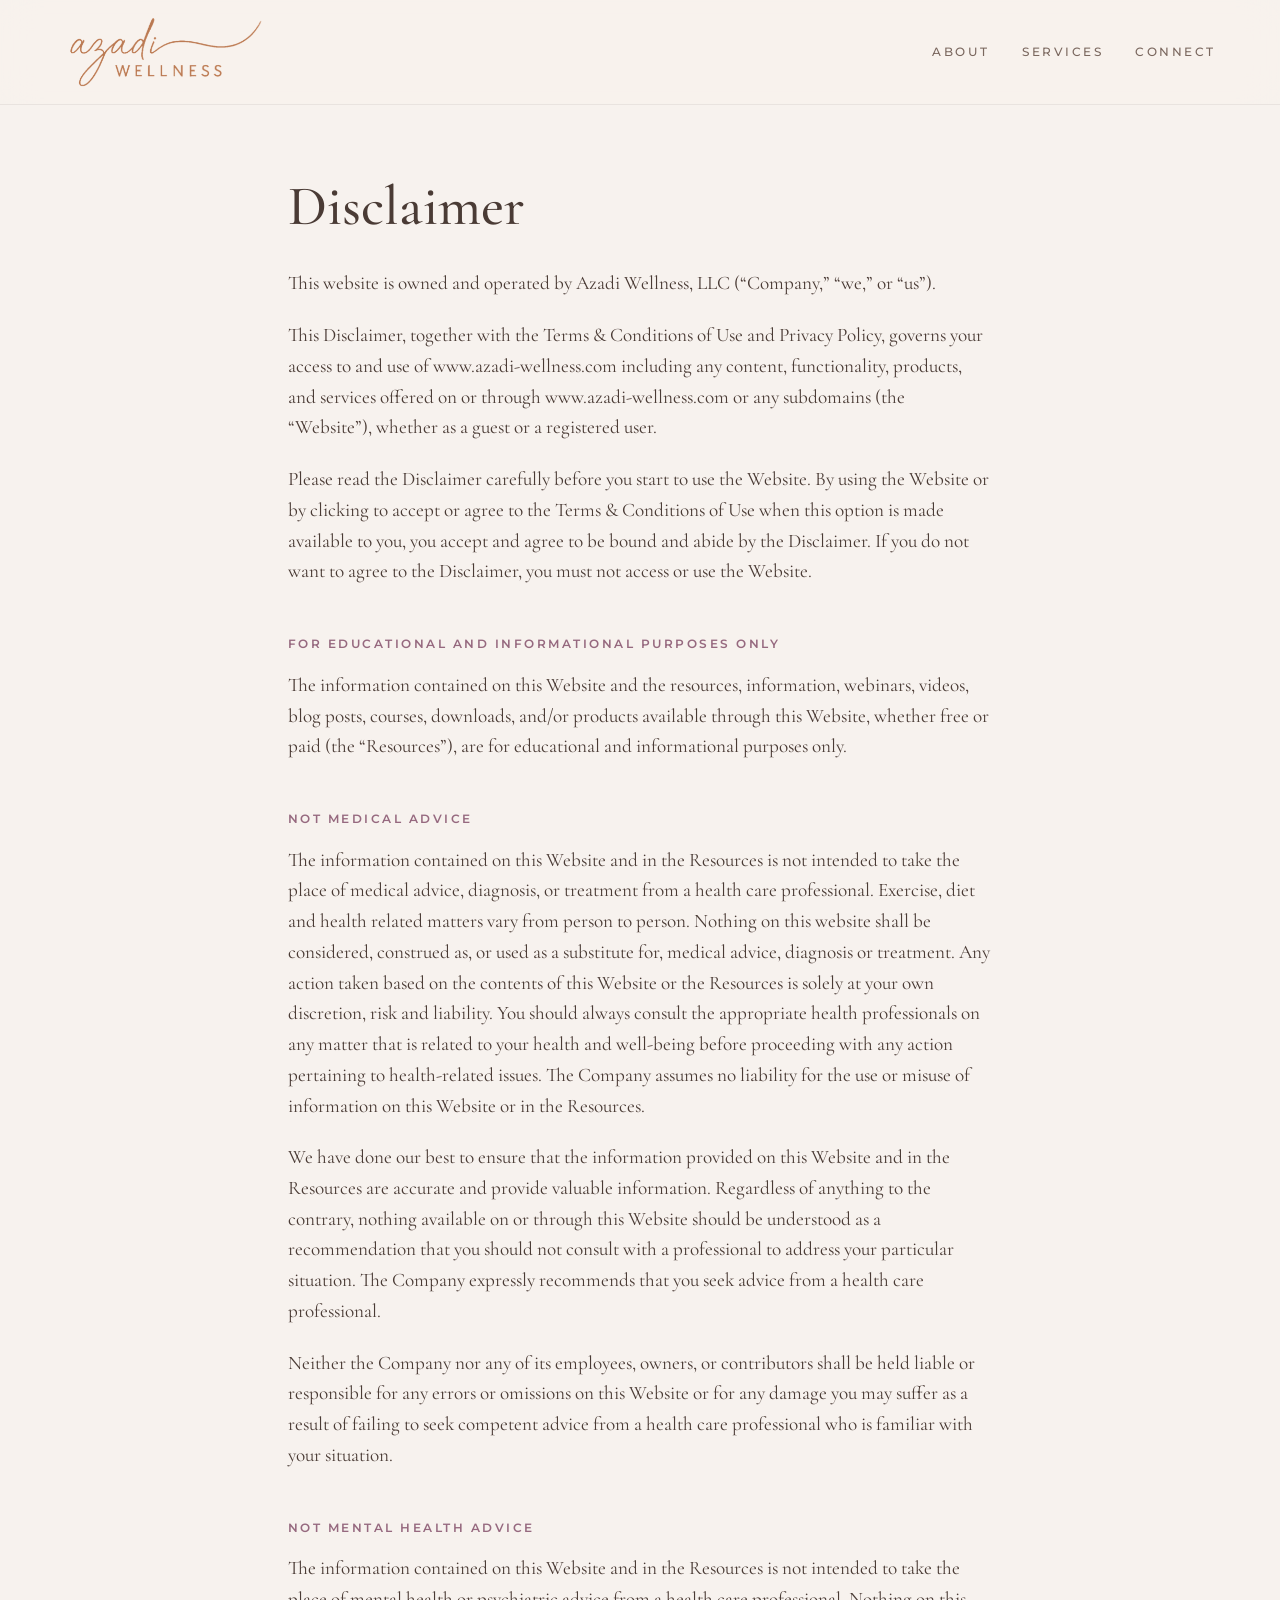
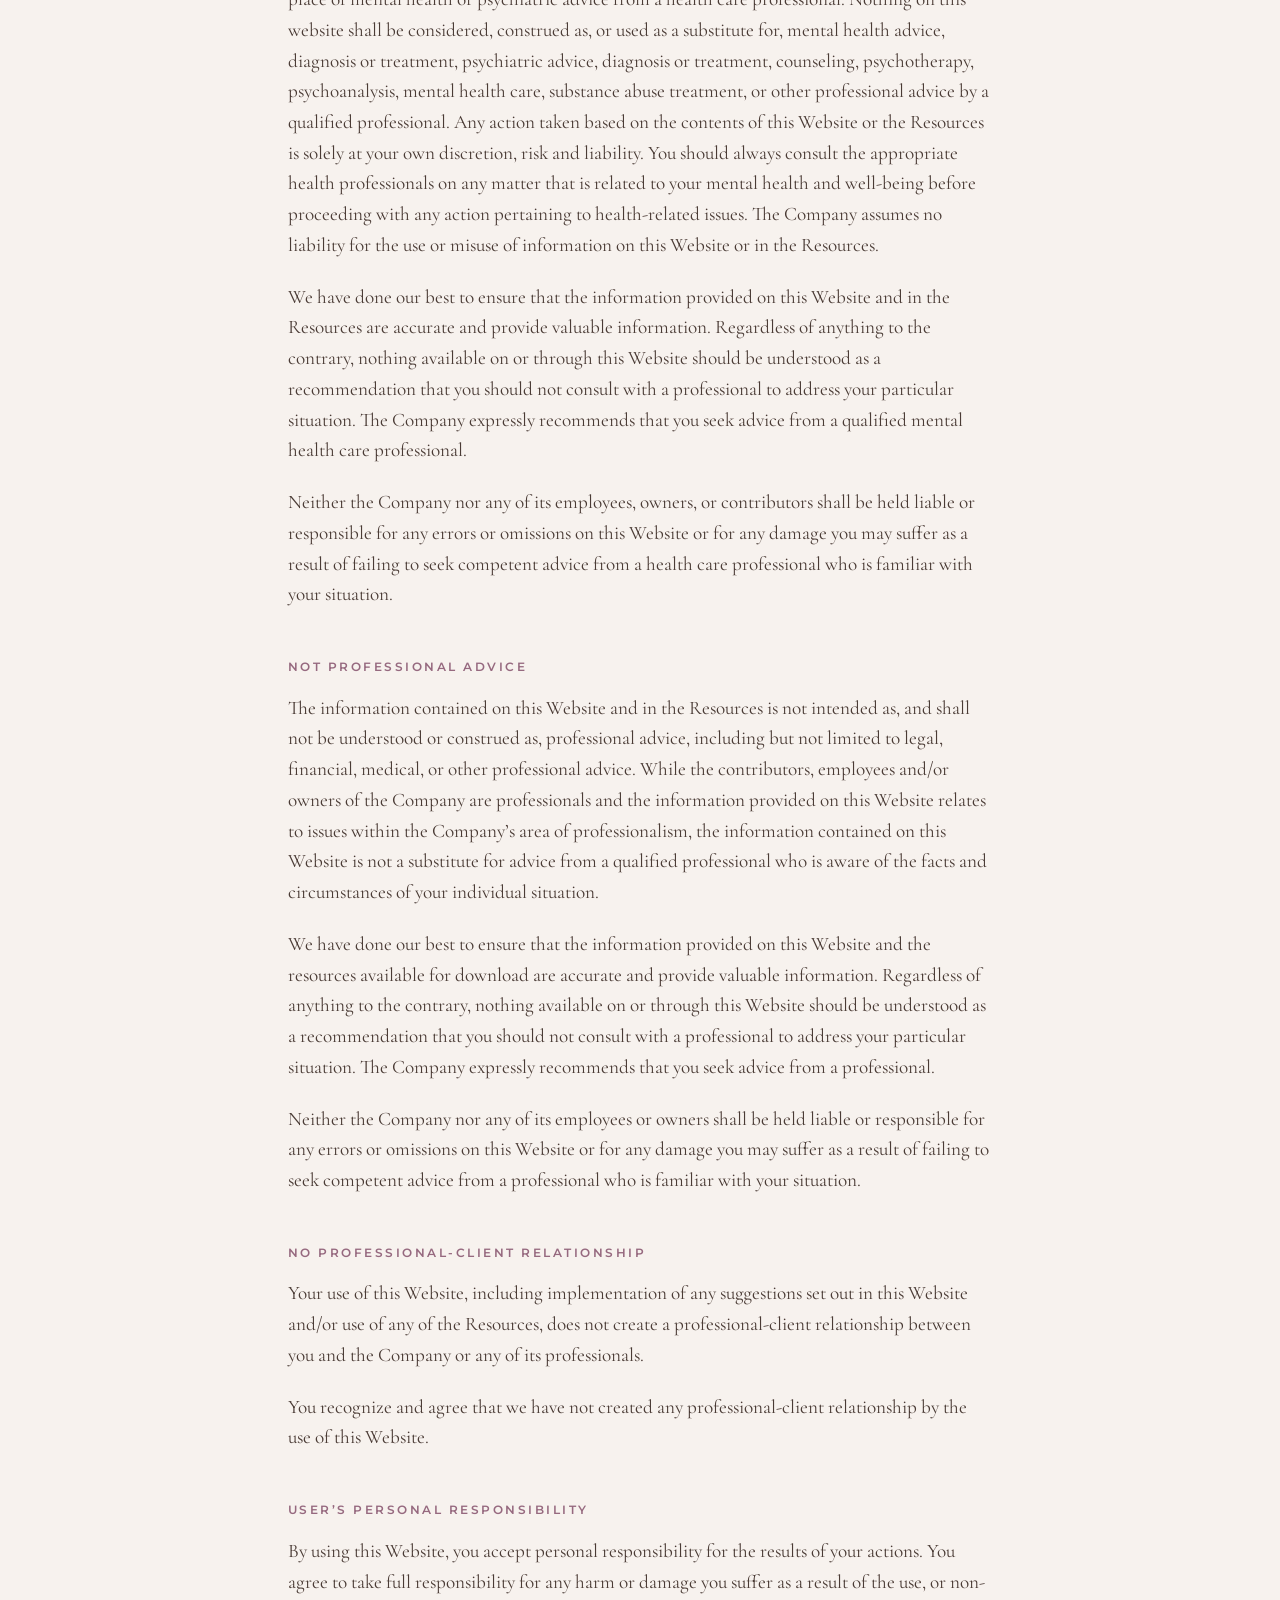
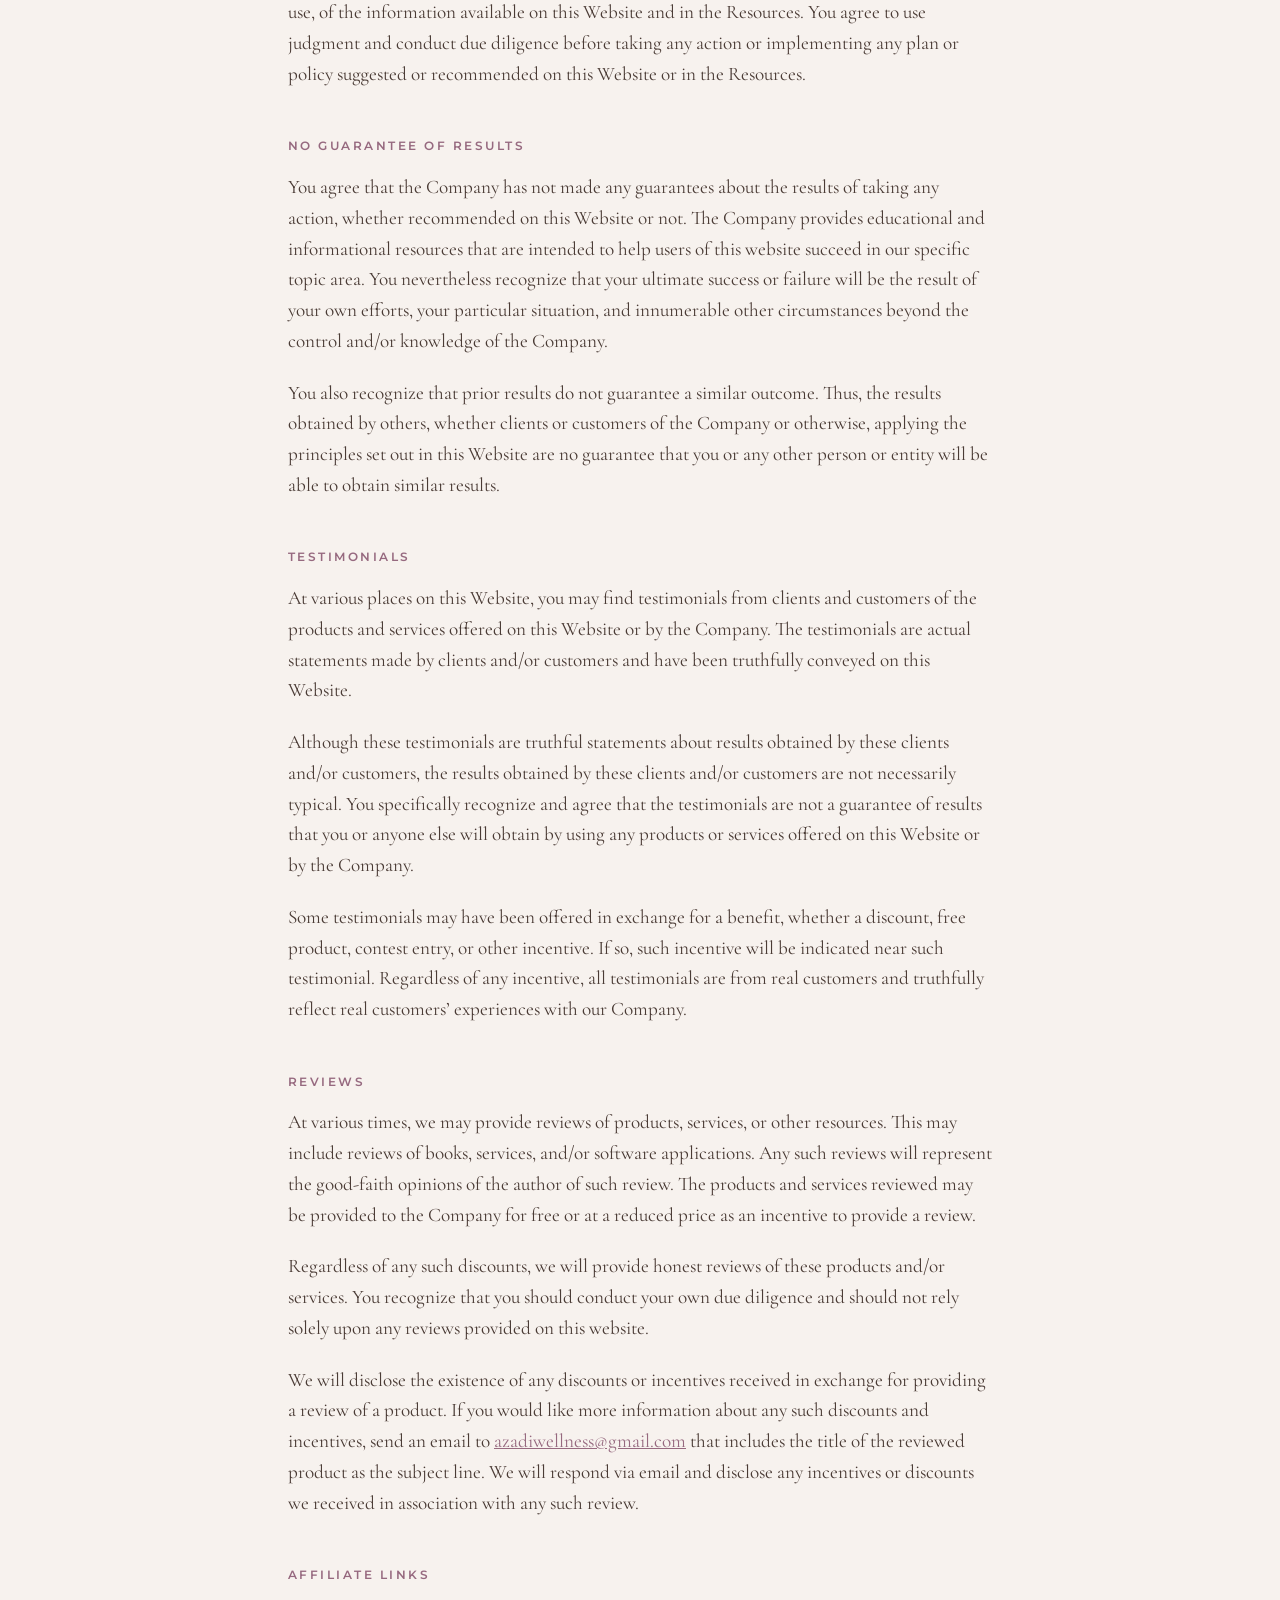
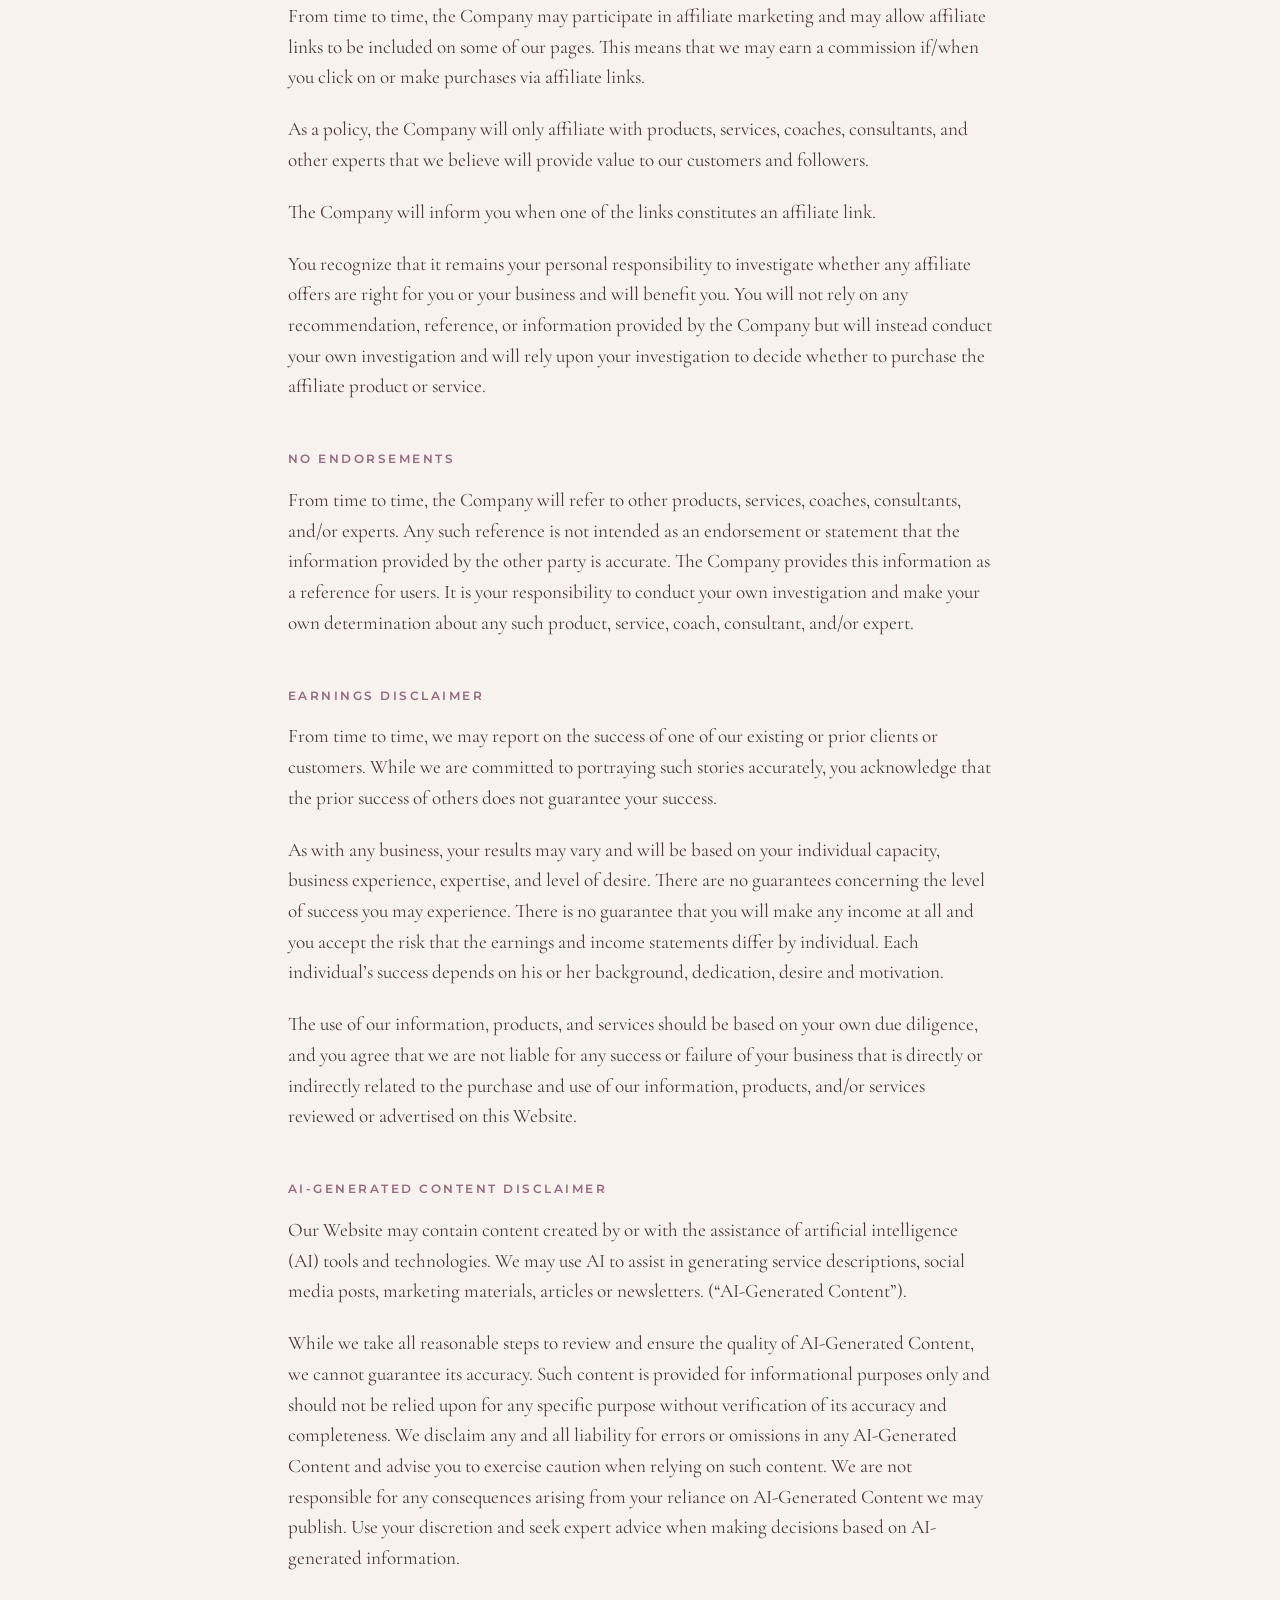
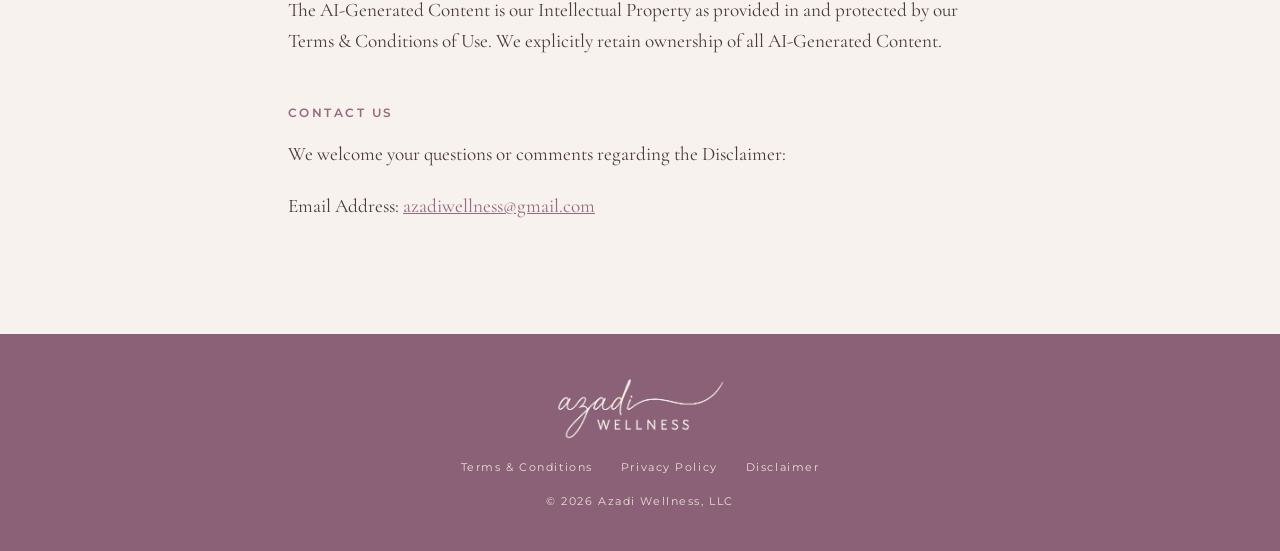
<file: disclaimer.html>
<!doctype html>
<html lang="en">
<head>
  <meta charset="utf-8">
  <meta name="viewport" content="width=device-width, initial-scale=1, viewport-fit=cover">
  <title>Disclaimer | Azadi Wellness</title>
  <link rel="canonical" href="https://www.azadi-wellness.com/disclaimer.html">
  <meta name="theme-color" content="#f7f2ee">
  <link rel="icon" href="assets/icon.png">
  <link rel="apple-touch-icon" href="assets/icon.png">
  <link rel="preconnect" href="https://fonts.googleapis.com">
  <link rel="preconnect" href="https://fonts.gstatic.com" crossorigin>
  <link href="https://fonts.googleapis.com/css2?family=Cormorant+Garamond:ital,wght@0,400;0,500;0,600;1,400;1,500&family=Montserrat:wght@400;500;600&display=swap" rel="stylesheet">
  <link rel="stylesheet" href="styles.css?v=202610241015">
</head>
<body>

  <header class="nav solid">
    <a class="nav-logo" href="./" aria-label="Azadi Wellness, home">
      <img src="assets/logo.png" alt="" width="1554" height="612">
    </a>
    <nav aria-label="Main">
      <a href="./#about">About</a>
      <a href="./#services">Services</a>
      <a href="./#connect">Connect</a>
    </nav>
  </header>

  <main class="legal">
    <article>
      <h1>Disclaimer</h1>
      <p>This website is owned and operated by Azadi Wellness, LLC (“Company,” “we,” or “us”).</p>
      <p>This Disclaimer, together with the Terms &amp; Conditions of Use and Privacy Policy, governs your access to and use of www.azadi-wellness.com including any content, functionality, products, and services offered on or through www.azadi-wellness.com or any subdomains (the “Website”), whether as a guest or a registered user.</p>
      <p>Please read the Disclaimer carefully before you start to use the Website. By using the Website or by clicking to accept or agree to the Terms &amp; Conditions of Use when this option is made available to you, you accept and agree to be bound and abide by the Disclaimer. If you do not want to agree to the Disclaimer, you must not access or use the Website.</p>
      <h2>FOR EDUCATIONAL AND INFORMATIONAL PURPOSES ONLY</h2>
      <p>The information contained on this Website and the resources, information, webinars, videos, blog posts, courses, downloads, and/or products available through this Website, whether free or paid (the “Resources”), are for educational and informational purposes only.</p>
      <h2>NOT MEDICAL ADVICE</h2>
      <p>The information contained on this Website and in the Resources is not intended to take the place of medical advice, diagnosis, or treatment from a health care professional. Exercise, diet and health related matters vary from person to person. Nothing on this website shall be considered, construed as, or used as a substitute for, medical advice, diagnosis or treatment. Any action taken based on the contents of this Website or the Resources is solely at your own discretion, risk and liability. You should always consult the appropriate health professionals on any matter that is related to your health and well-being before proceeding with any action pertaining to health-related issues. The Company assumes no liability for the use or misuse of information on this Website or in the Resources.</p>
      <p>We have done our best to ensure that the information provided on this Website and in the Resources are accurate and provide valuable information. Regardless of anything to the contrary, nothing available on or through this Website should be understood as a recommendation that you should not consult with a professional to address your particular situation. The Company expressly recommends that you seek advice from a health care professional.</p>
      <p>Neither the Company nor any of its employees, owners, or contributors shall be held liable or responsible for any errors or omissions on this Website or for any damage you may suffer as a result of failing to seek competent advice from a health care professional who is familiar with your situation.</p>
      <h2>NOT MENTAL HEALTH ADVICE</h2>
      <p>The information contained on this Website and in the Resources is not intended to take the place of mental health or psychiatric advice from a health care professional. Nothing on this website shall be considered, construed as, or used as a substitute for, mental health advice, diagnosis or treatment, psychiatric advice, diagnosis or treatment, counseling, psychotherapy, psychoanalysis, mental health care, substance abuse treatment, or other professional advice by a qualified professional. Any action taken based on the contents of this Website or the Resources is solely at your own discretion, risk and liability. You should always consult the appropriate health professionals on any matter that is related to your mental health and well-being before proceeding with any action pertaining to health-related issues. The Company assumes no liability for the use or misuse of information on this Website or in the Resources.</p>
      <p>We have done our best to ensure that the information provided on this Website and in the Resources are accurate and provide valuable information. Regardless of anything to the contrary, nothing available on or through this Website should be understood as a recommendation that you should not consult with a professional to address your particular situation. The Company expressly recommends that you seek advice from a qualified mental health care professional.</p>
      <p>Neither the Company nor any of its employees, owners, or contributors shall be held liable or responsible for any errors or omissions on this Website or for any damage you may suffer as a result of failing to seek competent advice from a health care professional who is familiar with your situation.</p>
      <h2>NOT PROFESSIONAL ADVICE</h2>
      <p>The information contained on this Website and in the Resources is not intended as, and shall not be understood or construed as, professional advice, including but not limited to legal, financial, medical, or other professional advice. While the contributors, employees and/or owners of the Company are professionals and the information provided on this Website relates to issues within the Company’s area of professionalism, the information contained on this Website is not a substitute for advice from a qualified professional who is aware of the facts and circumstances of your individual situation.</p>
      <p>We have done our best to ensure that the information provided on this Website and the resources available for download are accurate and provide valuable information. Regardless of anything to the contrary, nothing available on or through this Website should be understood as a recommendation that you should not consult with a professional to address your particular situation. The Company expressly recommends that you seek advice from a professional.</p>
      <p>Neither the Company nor any of its employees or owners shall be held liable or responsible for any errors or omissions on this Website or for any damage you may suffer as a result of failing to seek competent advice from a professional who is familiar with your situation.</p>
      <h2>NO PROFESSIONAL-CLIENT RELATIONSHIP</h2>
      <p>Your use of this Website, including implementation of any suggestions set out in this Website and/or use of any of the Resources, does not create a professional-client relationship between you and the Company or any of its professionals.</p>
      <p>You recognize and agree that we have not created any professional-client relationship by the use of this Website.</p>
      <h2>USER’S PERSONAL RESPONSIBILITY</h2>
      <p>By using this Website, you accept personal responsibility for the results of your actions. You agree to take full responsibility for any harm or damage you suffer as a result of the use, or non-use, of the information available on this Website and in the Resources. You agree to use judgment and conduct due diligence before taking any action or implementing any plan or policy suggested or recommended on this Website or in the Resources.</p>
      <h2>NO GUARANTEE OF RESULTS</h2>
      <p>You agree that the Company has not made any guarantees about the results of taking any action, whether recommended on this Website or not. The Company provides educational and informational resources that are intended to help users of this website succeed in our specific topic area. You nevertheless recognize that your ultimate success or failure will be the result of your own efforts, your particular situation, and innumerable other circumstances beyond the control and/or knowledge of the Company.</p>
      <p>You also recognize that prior results do not guarantee a similar outcome. Thus, the results obtained by others, whether clients or customers of the Company or otherwise, applying the principles set out in this Website are no guarantee that you or any other person or entity will be able to obtain similar results.</p>
      <h2>TESTIMONIALS</h2>
      <p>At various places on this Website, you may find testimonials from clients and customers of the products and services offered on this Website or by the Company. The testimonials are actual statements made by clients and/or customers and have been truthfully conveyed on this Website.</p>
      <p>Although these testimonials are truthful statements about results obtained by these clients and/or customers, the results obtained by these clients and/or customers are not necessarily typical. You specifically recognize and agree that the testimonials are not a guarantee of results that you or anyone else will obtain by using any products or services offered on this Website or by the Company.</p>
      <p>Some testimonials may have been offered in exchange for a benefit, whether a discount, free product, contest entry, or other incentive. If so, such incentive will be indicated near such testimonial. Regardless of any incentive, all testimonials are from real customers and truthfully reflect real customers’ experiences with our Company.</p>
      <h2>REVIEWS</h2>
      <p>At various times, we may provide reviews of products, services, or other resources. This may include reviews of books, services, and/or software applications. Any such reviews will represent the good-faith opinions of the author of such review. The products and services reviewed may be provided to the Company for free or at a reduced price as an incentive to provide a review.</p>
      <p>Regardless of any such discounts, we will provide honest reviews of these products and/or services. You recognize that you should conduct your own due diligence and should not rely solely upon any reviews provided on this website.</p>
      <p>We will disclose the existence of any discounts or incentives received in exchange for providing a review of a product. If you would like more information about any such discounts and incentives, send an email to <a href="mailto:azadiwellness@gmail.com">azadiwellness@gmail.com</a> that includes the title of the reviewed product as the subject line. We will respond via email and disclose any incentives or discounts we received in association with any such review.</p>
      <h2>AFFILIATE LINKS</h2>
      <p>From time to time, the Company may participate in affiliate marketing and may allow affiliate links to be included on some of our pages. This means that we may earn a commission if/when you click on or make purchases via affiliate links.</p>
      <p>As a policy, the Company will only affiliate with products, services, coaches, consultants, and other experts that we believe will provide value to our customers and followers.</p>
      <p>The Company will inform you when one of the links constitutes an affiliate link.</p>
      <p>You recognize that it remains your personal responsibility to investigate whether any affiliate offers are right for you or your business and will benefit you. You will not rely on any recommendation, reference, or information provided by the Company but will instead conduct your own investigation and will rely upon your investigation to decide whether to purchase the affiliate product or service.</p>
      <h2>NO ENDORSEMENTS</h2>
      <p>From time to time, the Company will refer to other products, services, coaches, consultants, and/or experts. Any such reference is not intended as an endorsement or statement that the information provided by the other party is accurate. The Company provides this information as a reference for users. It is your responsibility to conduct your own investigation and make your own determination about any such product, service, coach, consultant, and/or expert.</p>
      <h2>EARNINGS DISCLAIMER</h2>
      <p>From time to time, we may report on the success of one of our existing or prior clients or customers. While we are committed to portraying such stories accurately, you acknowledge that the prior success of others does not guarantee your success.</p>
      <p>As with any business, your results may vary and will be based on your individual capacity, business experience, expertise, and level of desire. There are no guarantees concerning the level of success you may experience. There is no guarantee that you will make any income at all and you accept the risk that the earnings and income statements differ by individual. Each individual’s success depends on his or her background, dedication, desire and motivation.</p>
      <p>The use of our information, products, and services should be based on your own due diligence, and you agree that we are not liable for any success or failure of your business that is directly or indirectly related to the purchase and use of our information, products, and/or services reviewed or advertised on this Website.</p>
      <h2>AI-GENERATED CONTENT DISCLAIMER</h2>
      <p>Our Website may contain content created by or with the assistance of artificial intelligence (AI) tools and technologies. We may use AI to assist in generating service descriptions, social media posts, marketing materials, articles or newsletters. (“AI-Generated Content”).</p>
      <p>While we take all reasonable steps to review and ensure the quality of AI-Generated Content, we cannot guarantee its accuracy. Such content is provided for informational purposes only and should not be relied upon for any specific purpose without verification of its accuracy and completeness. We disclaim any and all liability for errors or omissions in any AI-Generated Content and advise you to exercise caution when relying on such content. We are not responsible for any consequences arising from your reliance on AI-Generated Content we may publish. Use your discretion and seek expert advice when making decisions based on AI-generated information.</p>
      <p>The AI-Generated Content is our Intellectual Property as provided in and protected by our Terms &amp; Conditions of Use. We explicitly retain ownership of all AI-Generated Content.</p>
      <h2>CONTACT US</h2>
      <p>We welcome your questions or comments regarding the Disclaimer:</p>
      <p>Email Address: <a href="mailto:azadiwellness@gmail.com">azadiwellness@gmail.com</a></p>
    </article>
  </main>

  <footer class="footer footer-standalone">
    <span class="footer-logo" role="img" aria-label="Azadi Wellness"></span>
    <p class="footer-links"><a href="terms.html">Terms &amp; Conditions</a><a href="privacy.html">Privacy Policy</a><a href="disclaimer.html">Disclaimer</a></p>
    <p>&copy; <span id="year">2026</span> Azadi Wellness, LLC</p>
  </footer>

  <script>document.getElementById('year').textContent = new Date().getFullYear();</script>
</body>
</html>
</file>
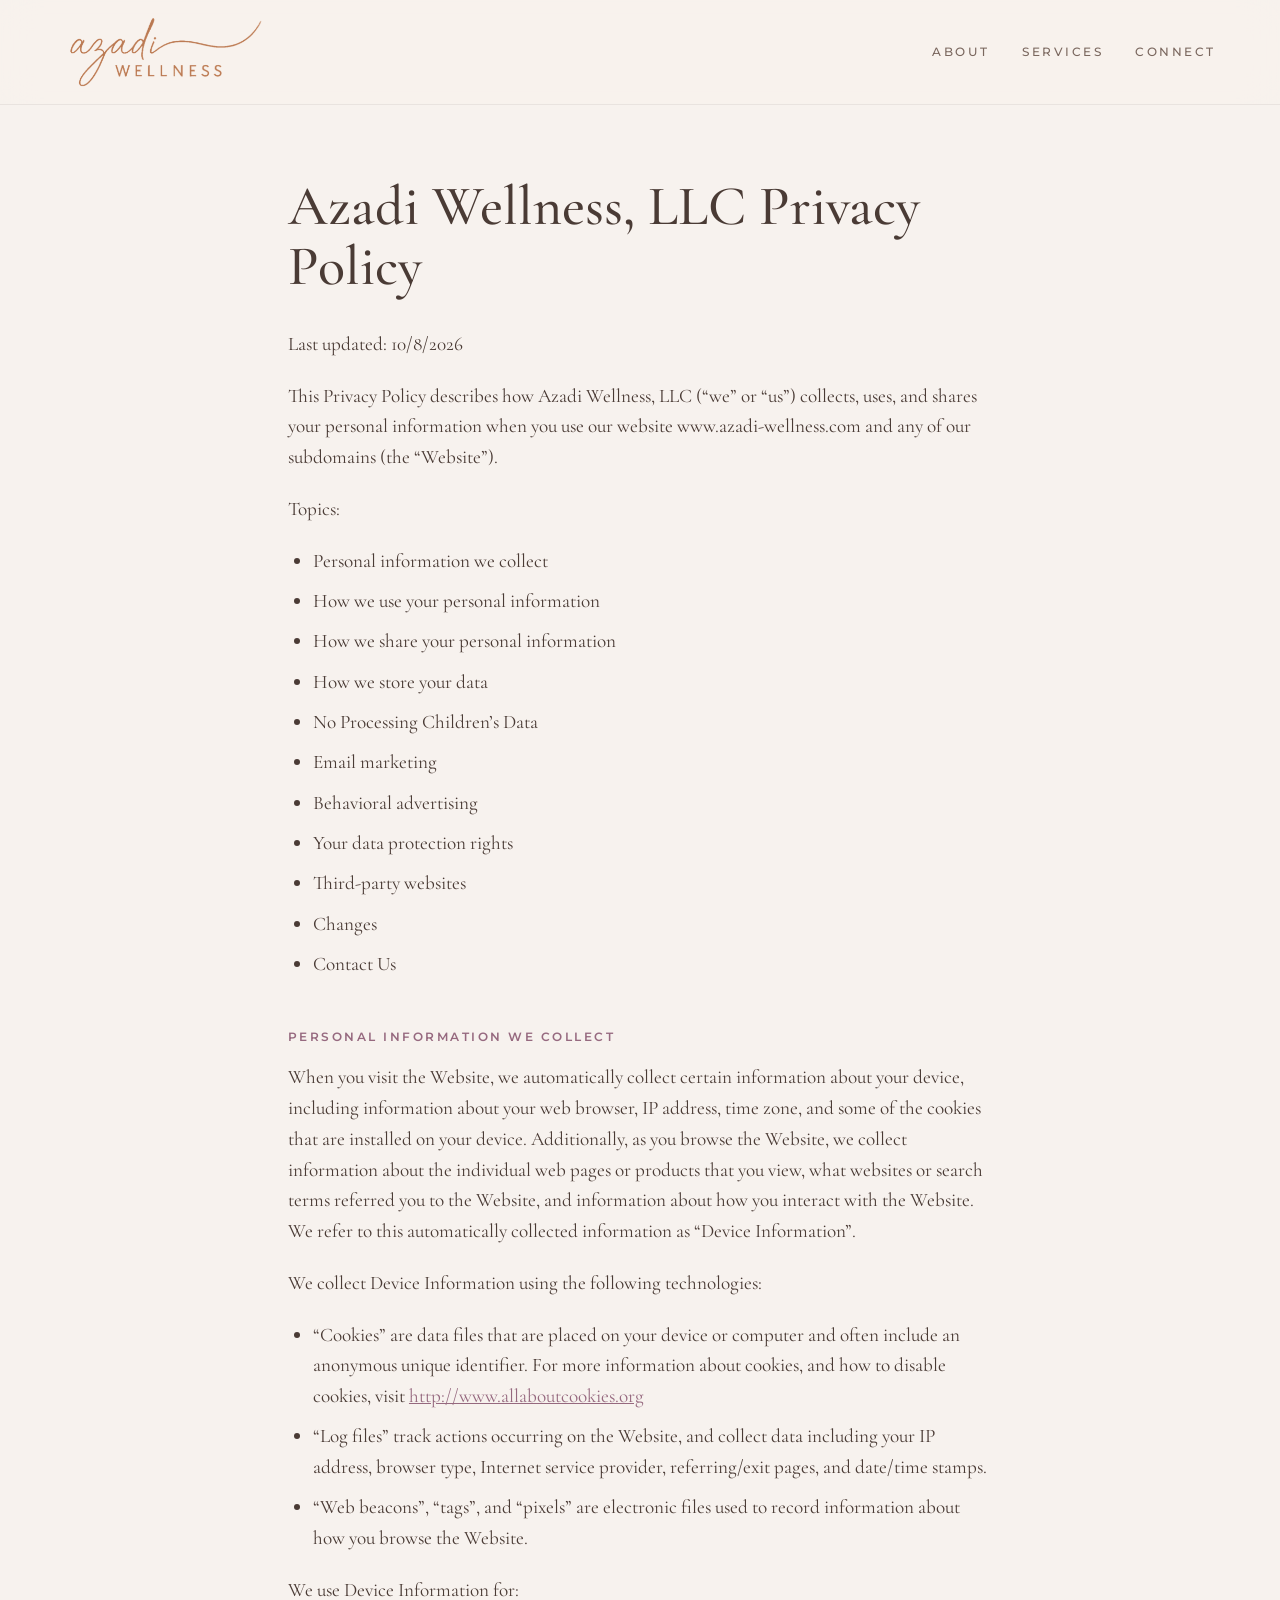
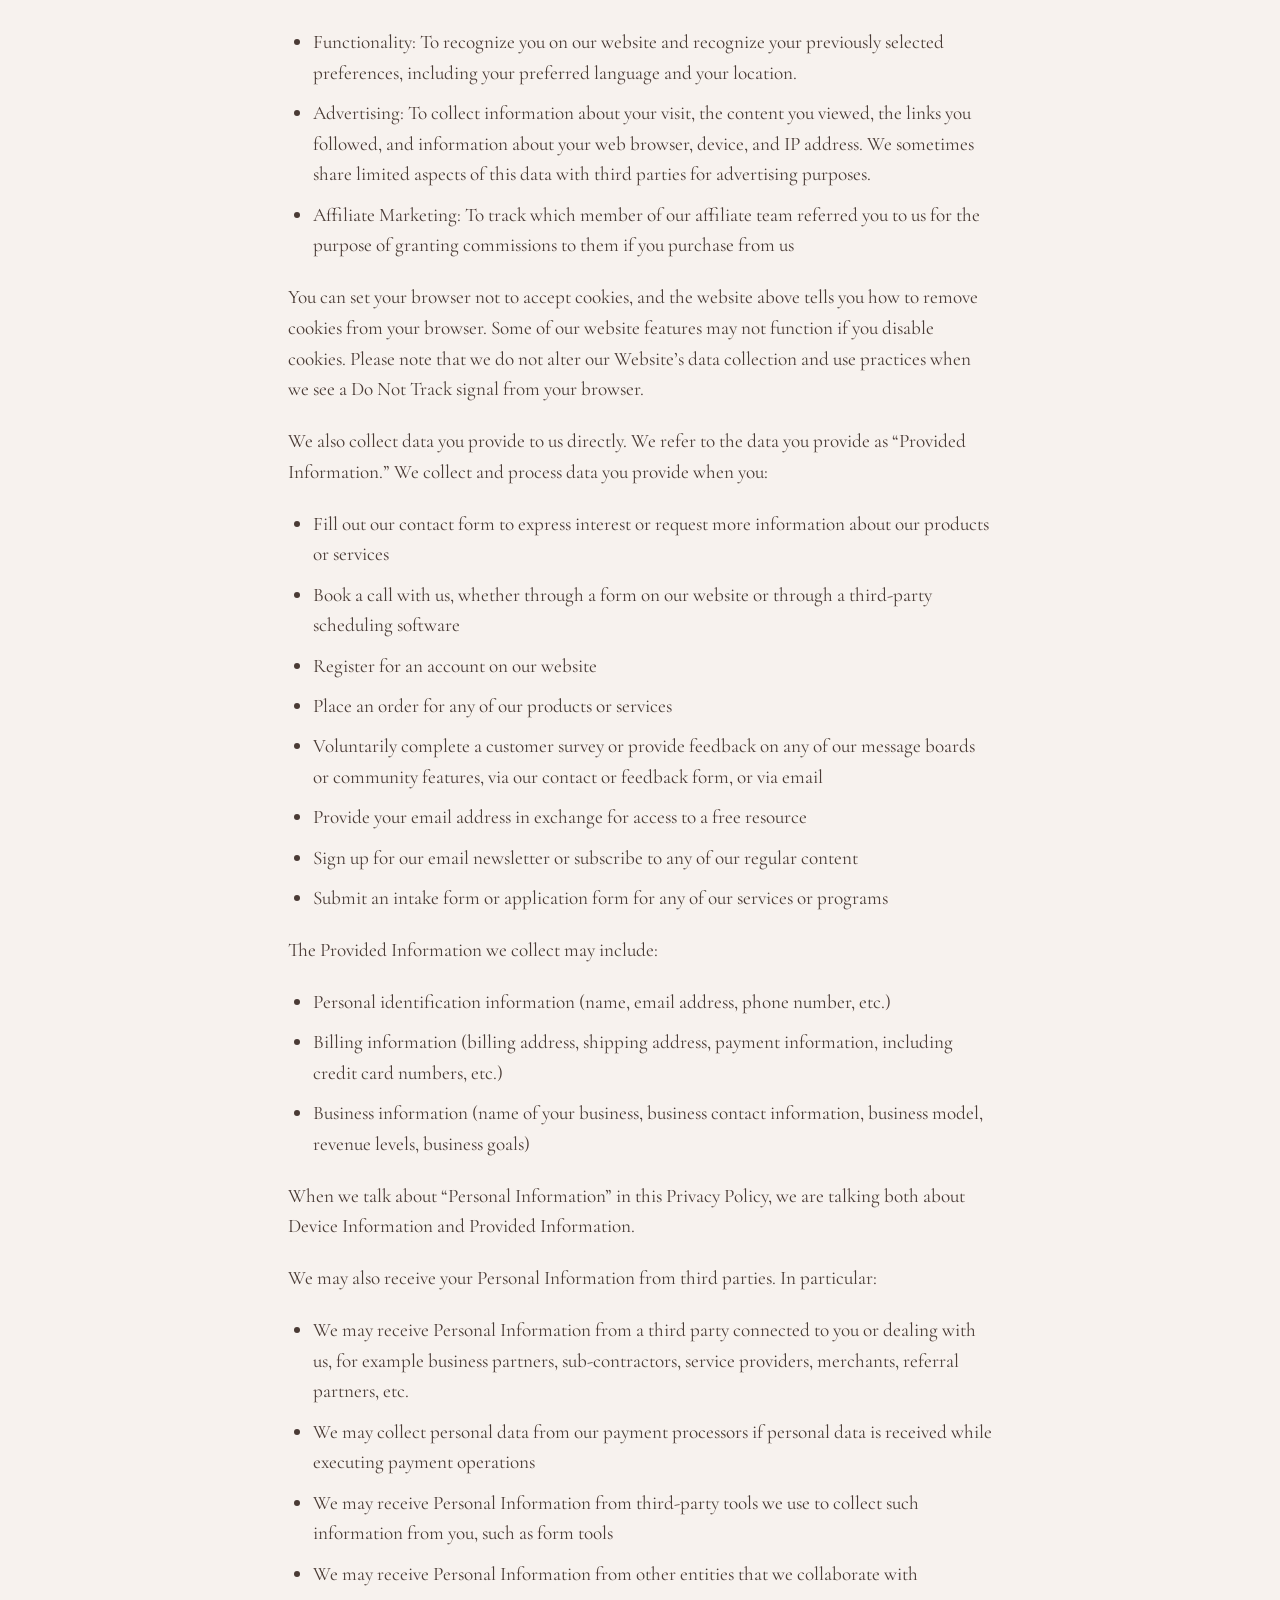
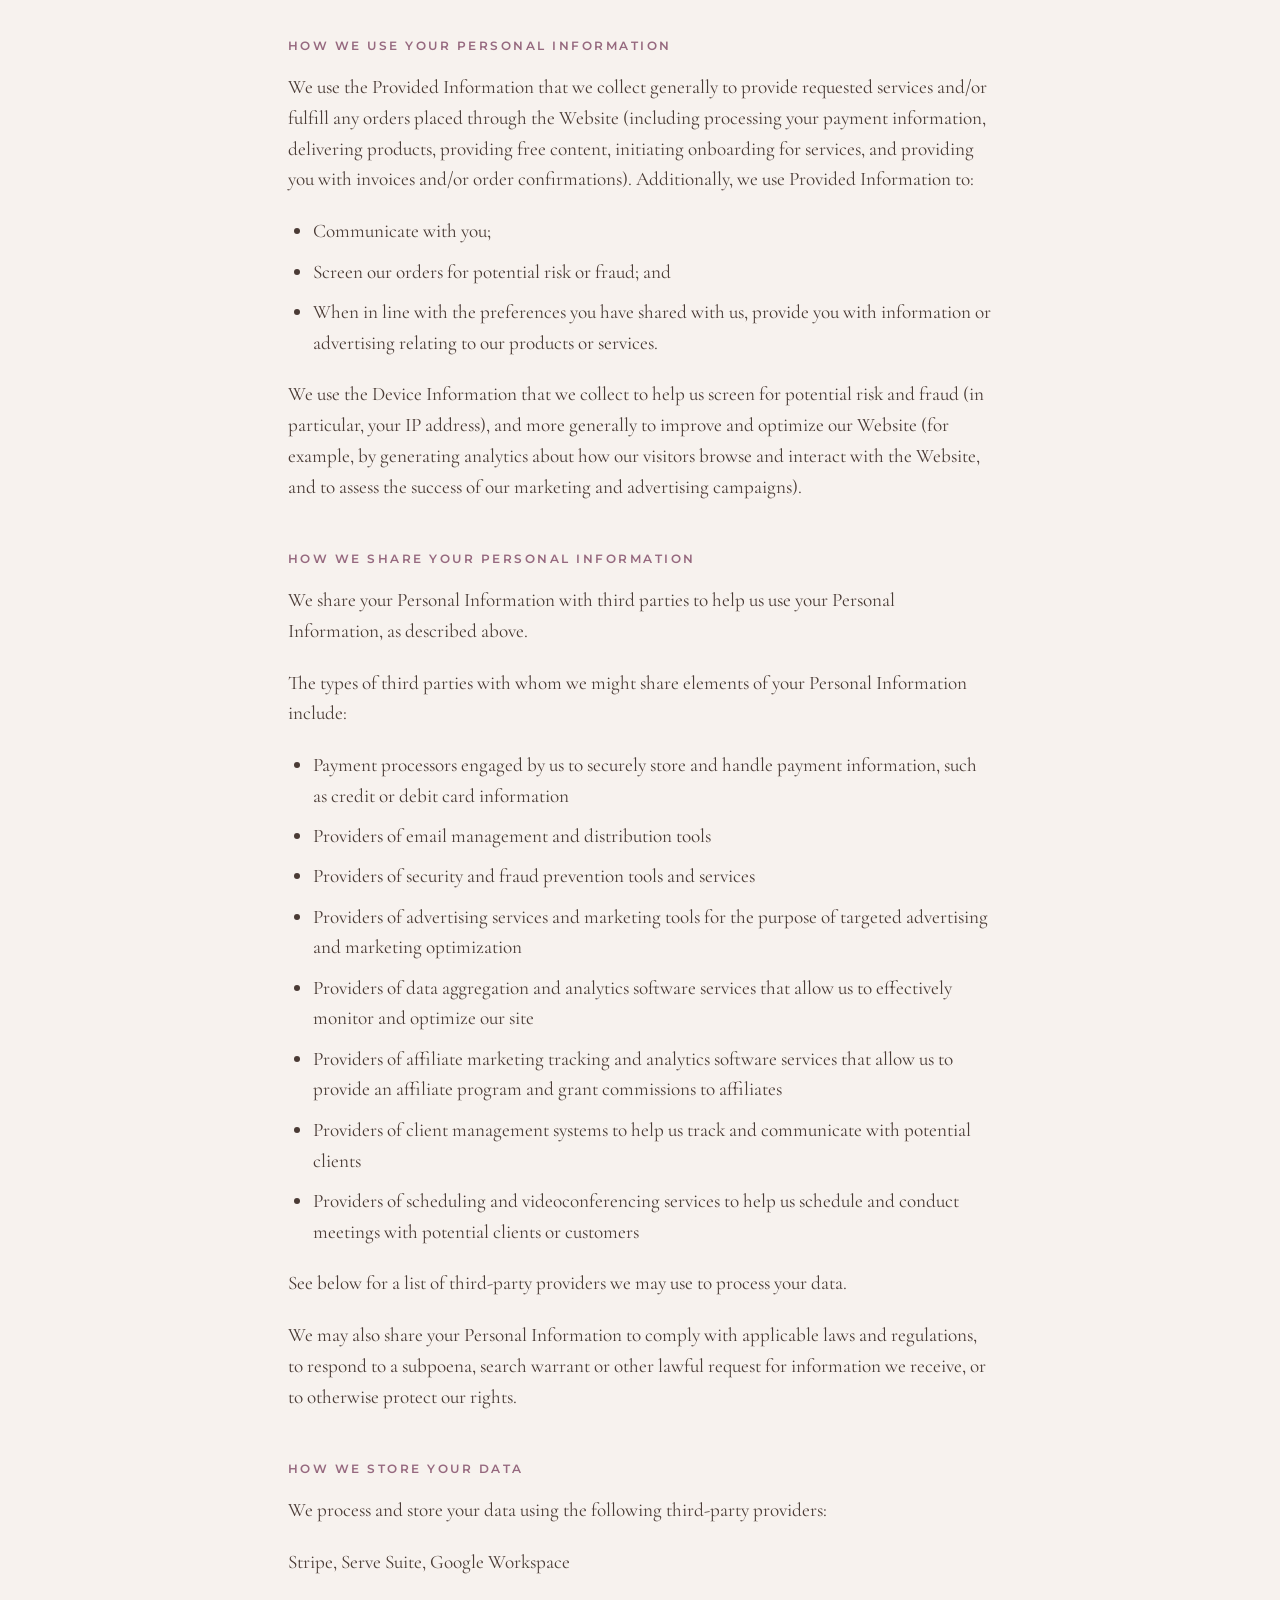
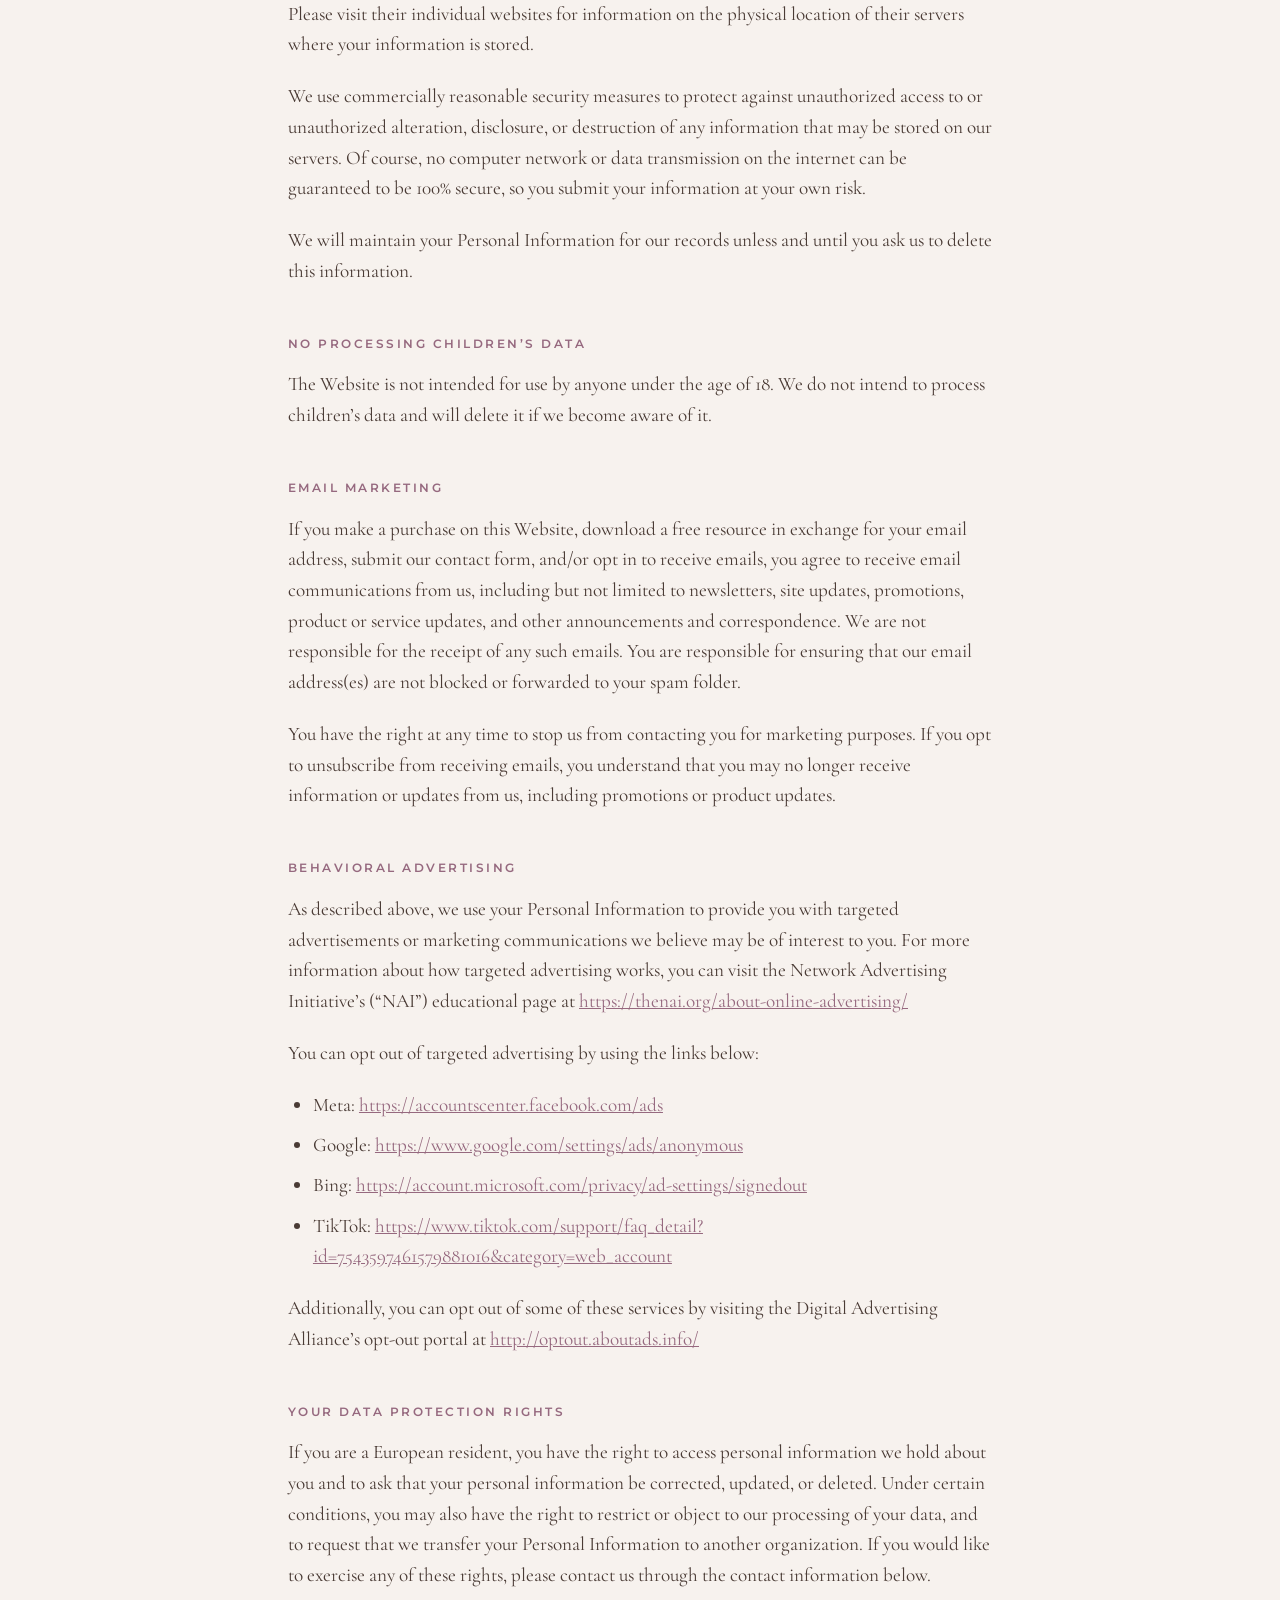
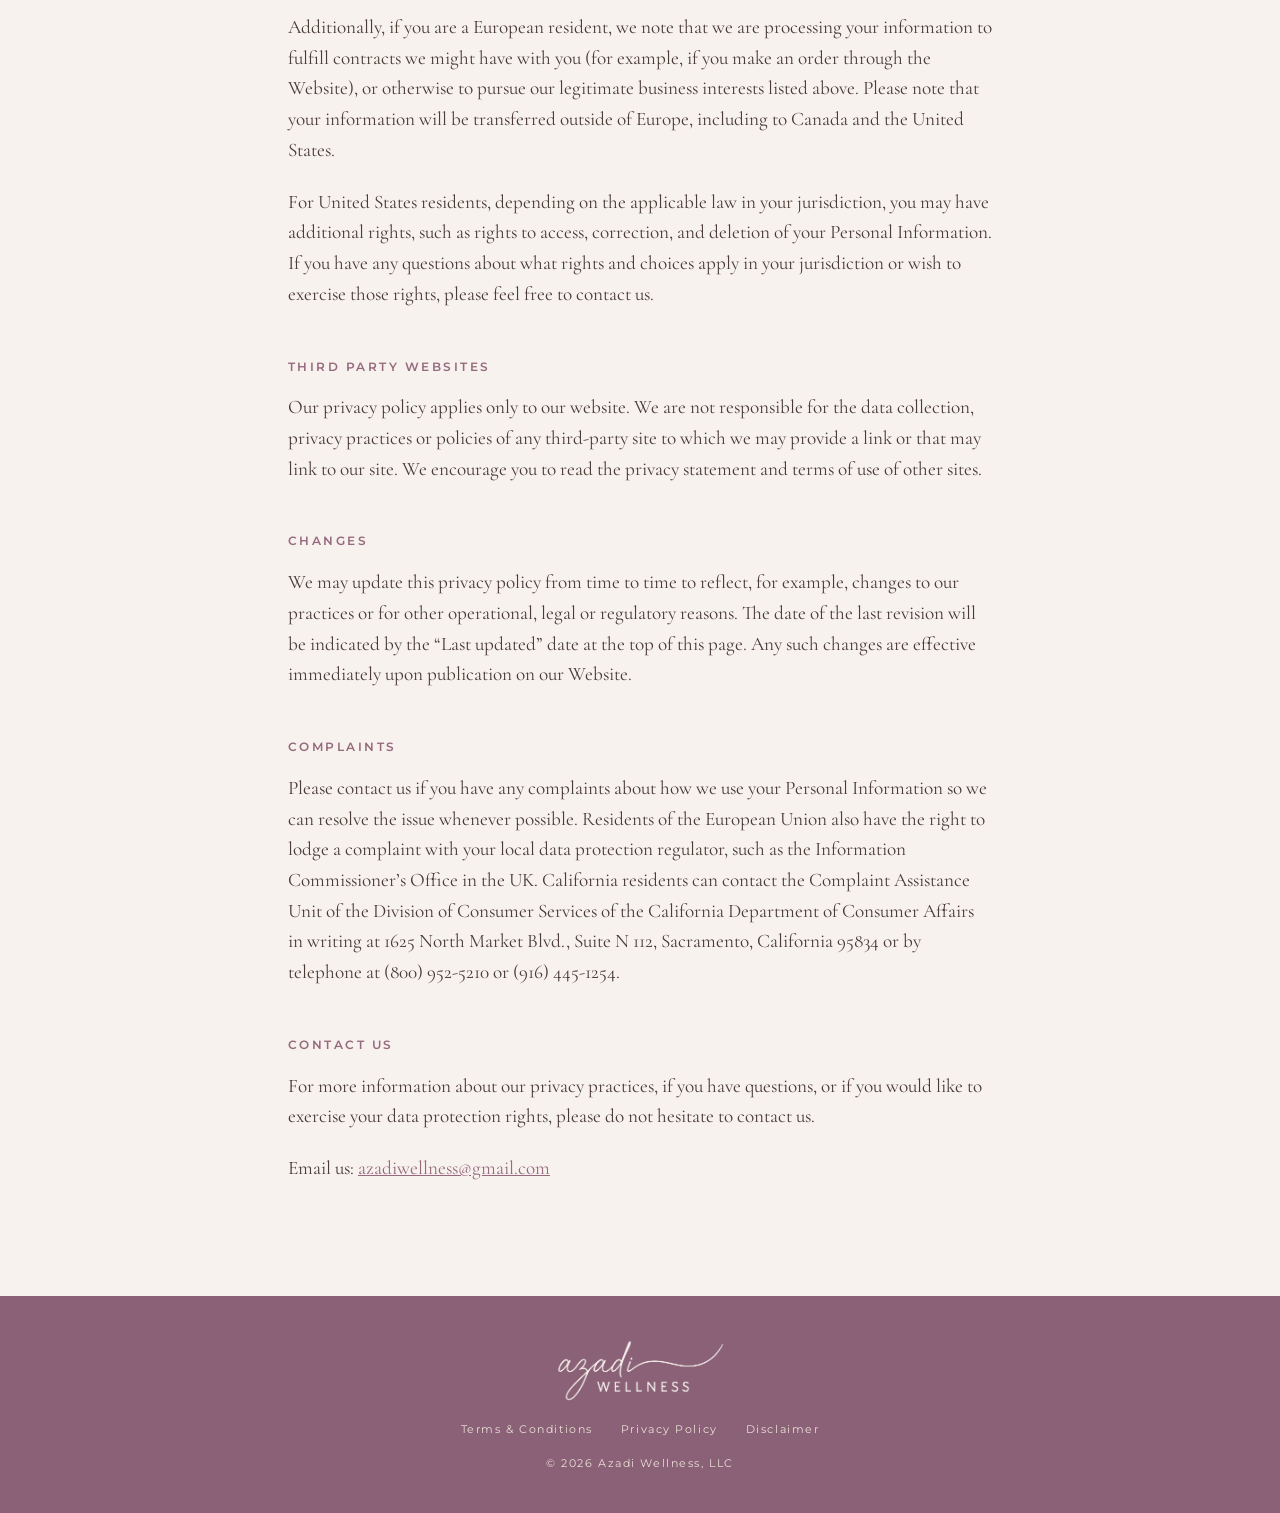
<file: privacy.html>
<!doctype html>
<html lang="en">
<head>
  <meta charset="utf-8">
  <meta name="viewport" content="width=device-width, initial-scale=1, viewport-fit=cover">
  <title>Privacy Policy | Azadi Wellness</title>
  <link rel="canonical" href="https://www.azadi-wellness.com/privacy.html">
  <meta name="theme-color" content="#f7f2ee">
  <link rel="icon" href="assets/icon.png">
  <link rel="apple-touch-icon" href="assets/icon.png">
  <link rel="preconnect" href="https://fonts.googleapis.com">
  <link rel="preconnect" href="https://fonts.gstatic.com" crossorigin>
  <link href="https://fonts.googleapis.com/css2?family=Cormorant+Garamond:ital,wght@0,400;0,500;0,600;1,400;1,500&family=Montserrat:wght@400;500;600&display=swap" rel="stylesheet">
  <link rel="stylesheet" href="styles.css?v=202610241015">
</head>
<body>

  <header class="nav solid">
    <a class="nav-logo" href="./" aria-label="Azadi Wellness, home">
      <img src="assets/logo.png" alt="" width="1554" height="612">
    </a>
    <nav aria-label="Main">
      <a href="./#about">About</a>
      <a href="./#services">Services</a>
      <a href="./#connect">Connect</a>
    </nav>
  </header>

  <main class="legal">
    <article>
      <h1>Azadi Wellness, LLC Privacy Policy</h1>
      <p>Last updated: 10/8/2026</p>
      <p>This Privacy Policy describes how Azadi Wellness, LLC (“we” or “us”) collects, uses, and shares your personal information when you use our website www.azadi-wellness.com and any of our subdomains (the “Website”).</p>
      <p>Topics:</p>
      <ul>
        <li>Personal information we collect</li>
        <li>How we use your personal information</li>
        <li>How we share your personal information</li>
        <li>How we store your data</li>
        <li>No Processing Children’s Data</li>
        <li>Email marketing</li>
        <li>Behavioral advertising</li>
        <li>Your data protection rights</li>
        <li>Third-party websites</li>
        <li>Changes</li>
        <li>Contact Us</li>
      </ul>
      <h2>Personal Information We Collect</h2>
      <p>When you visit the Website, we automatically collect certain information about your device, including information about your web browser, IP address, time zone, and some of the cookies that are installed on your device. Additionally, as you browse the Website, we collect information about the individual web pages or products that you view, what websites or search terms referred you to the Website, and information about how you interact with the Website. We refer to this automatically collected information as “Device Information”.</p>
      <p>We collect Device Information using the following technologies:</p>
      <ul>
        <li>“Cookies” are data files that are placed on your device or computer and often include an anonymous unique identifier. For more information about cookies, and how to disable cookies, visit <a href="http://www.allaboutcookies.org" target="_blank" rel="noopener">http://www.allaboutcookies.org</a></li>
        <li>“Log files” track actions occurring on the Website, and collect data including your IP address, browser type, Internet service provider, referring/exit pages, and date/time stamps.</li>
        <li>“Web beacons”, “tags”, and “pixels” are electronic files used to record information about how you browse the Website.</li>
      </ul>
      <p>We use Device Information for:</p>
      <ul>
        <li>Functionality: To recognize you on our website and recognize your previously selected preferences, including your preferred language and your location.</li>
        <li>Advertising: To collect information about your visit, the content you viewed, the links you followed, and information about your web browser, device, and IP address. We sometimes share limited aspects of this data with third parties for advertising purposes.</li>
        <li>Affiliate Marketing: To track which member of our affiliate team referred you to us for the purpose of granting commissions to them if you purchase from us</li>
      </ul>
      <p>You can set your browser not to accept cookies, and the website above tells you how to remove cookies from your browser. Some of our website features may not function if you disable cookies. Please note that we do not alter our Website’s data collection and use practices when we see a Do Not Track signal from your browser.</p>
      <p>We also collect data you provide to us directly. We refer to the data you provide as “Provided Information.” We collect and process data you provide when you:</p>
      <ul>
        <li>Fill out our contact form to express interest or request more information about our products or services</li>
        <li>Book a call with us, whether through a form on our website or through a third-party scheduling software</li>
        <li>Register for an account on our website</li>
        <li>Place an order for any of our products or services</li>
        <li>Voluntarily complete a customer survey or provide feedback on any of our message boards or community features, via our contact or feedback form, or via email</li>
        <li>Provide your email address in exchange for access to a free resource</li>
        <li>Sign up for our email newsletter or subscribe to any of our regular content</li>
        <li>Submit an intake form or application form for any of our services or programs</li>
      </ul>
      <p>The Provided Information we collect may include:</p>
      <ul>
        <li>Personal identification information (name, email address, phone number, etc.)</li>
        <li>Billing information (billing address, shipping address, payment information, including credit card numbers, etc.)</li>
        <li>Business information (name of your business, business contact information, business model, revenue levels, business goals)</li>
      </ul>
      <p>When we talk about “Personal Information” in this Privacy Policy, we are talking both about Device Information and Provided Information.</p>
      <p>We may also receive your Personal Information from third parties. In particular:</p>
      <ul>
        <li>We may receive Personal Information from a third party connected to you or dealing with us, for example business partners, sub-contractors, service providers, merchants, referral partners, etc.</li>
        <li>We may collect personal data from our payment processors if personal data is received while executing payment operations</li>
        <li>We may receive Personal Information from third-party tools we use to collect such information from you, such as form tools</li>
        <li>We may receive Personal Information from other entities that we collaborate with</li>
      </ul>
      <h2>How we use your Personal Information</h2>
      <p>We use the Provided Information that we collect generally to provide requested services and/or fulfill any orders placed through the Website (including processing your payment information, delivering products, providing free content, initiating onboarding for services, and providing you with invoices and/or order confirmations). Additionally, we use Provided Information to:</p>
      <ul>
        <li>Communicate with you;</li>
        <li>Screen our orders for potential risk or fraud; and</li>
        <li>When in line with the preferences you have shared with us, provide you with information or advertising relating to our products or services.</li>
      </ul>
      <p>We use the Device Information that we collect to help us screen for potential risk and fraud (in particular, your IP address), and more generally to improve and optimize our Website (for example, by generating analytics about how our visitors browse and interact with the Website, and to assess the success of our marketing and advertising campaigns).</p>
      <h2>How we share your Personal Information</h2>
      <p>We share your Personal Information with third parties to help us use your Personal Information, as described above.</p>
      <p>The types of third parties with whom we might share elements of your Personal Information include:</p>
      <ul>
        <li>Payment processors engaged by us to securely store and handle payment information, such as credit or debit card information</li>
        <li>Providers of email management and distribution tools</li>
        <li>Providers of security and fraud prevention tools and services</li>
        <li>Providers of advertising services and marketing tools for the purpose of targeted advertising and marketing optimization</li>
        <li>Providers of data aggregation and analytics software services that allow us to effectively monitor and optimize our site</li>
        <li>Providers of affiliate marketing tracking and analytics software services that allow us to provide an affiliate program and grant commissions to affiliates</li>
        <li>Providers of client management systems to help us track and communicate with potential clients</li>
        <li>Providers of scheduling and videoconferencing services to help us schedule and conduct meetings with potential clients or customers</li>
      </ul>
      <p>See below for a list of third-party providers we may use to process your data.</p>
      <p>We may also share your Personal Information to comply with applicable laws and regulations, to respond to a subpoena, search warrant or other lawful request for information we receive, or to otherwise protect our rights.</p>
      <h2>How we store your data</h2>
      <p>We process and store your data using the following third-party providers:</p>
      <p>Stripe, Serve Suite, Google Workspace</p>
      <p>Please visit their individual websites for information on the physical location of their servers where your information is stored.</p>
      <p>We use commercially reasonable security measures to protect against unauthorized access to or unauthorized alteration, disclosure, or destruction of any information that may be stored on our servers. Of course, no computer network or data transmission on the internet can be guaranteed to be 100% secure, so you submit your information at your own risk.</p>
      <p>We will maintain your Personal Information for our records unless and until you ask us to delete this information.</p>
      <h2>No Processing Children’s Data</h2>
      <p>The Website is not intended for use by anyone under the age of 18. We do not intend to process children’s data and will delete it if we become aware of it.</p>
      <h2>Email Marketing</h2>
      <p>If you make a purchase on this Website, download a free resource in exchange for your email address, submit our contact form, and/or opt in to receive emails, you agree to receive email communications from us, including but not limited to newsletters, site updates, promotions, product or service updates, and other announcements and correspondence. We are not responsible for the receipt of any such emails. You are responsible for ensuring that our email address(es) are not blocked or forwarded to your spam folder.</p>
      <p>You have the right at any time to stop us from contacting you for marketing purposes. If you opt to unsubscribe from receiving emails, you understand that you may no longer receive information or updates from us, including promotions or product updates.</p>
      <h2>Behavioral Advertising</h2>
      <p>As described above, we use your Personal Information to provide you with targeted advertisements or marketing communications we believe may be of interest to you. For more information about how targeted advertising works, you can visit the Network Advertising Initiative’s (“NAI”) educational page at <a href="https://thenai.org/about-online-advertising/" target="_blank" rel="noopener">https://thenai.org/about-online-advertising/</a></p>
      <p>You can opt out of targeted advertising by using the links below:</p>
      <ul>
        <li>Meta: <a href="https://accountscenter.facebook.com/ads" target="_blank" rel="noopener">https://accountscenter.facebook.com/ads</a></li>
        <li>Google: <a href="https://www.google.com/settings/ads/anonymous" target="_blank" rel="noopener">https://www.google.com/settings/ads/anonymous</a></li>
        <li>Bing: <a href="https://account.microsoft.com/privacy/ad-settings/signedout" target="_blank" rel="noopener">https://account.microsoft.com/privacy/ad-settings/signedout</a></li>
        <li>TikTok: <a href="https://www.tiktok.com/support/faq_detail?id=7543597461579881016&amp;category=web_account" target="_blank" rel="noopener">https://www.tiktok.com/support/faq_detail?id=7543597461579881016&amp;category=web_account</a></li>
      </ul>
      <p>Additionally, you can opt out of some of these services by visiting the Digital Advertising Alliance’s opt-out portal at <a href="http://optout.aboutads.info/" target="_blank" rel="noopener">http://optout.aboutads.info/</a></p>
      <h2>Your Data Protection Rights</h2>
      <p>If you are a European resident, you have the right to access personal information we hold about you and to ask that your personal information be corrected, updated, or deleted. Under certain conditions, you may also have the right to restrict or object to our processing of your data, and to request that we transfer your Personal Information to another organization. If you would like to exercise any of these rights, please contact us through the contact information below.</p>
      <p>Additionally, if you are a European resident, we note that we are processing your information to fulfill contracts we might have with you (for example, if you make an order through the Website), or otherwise to pursue our legitimate business interests listed above. Please note that your information will be transferred outside of Europe, including to Canada and the United States.</p>
      <p>For United States residents, depending on the applicable law in your jurisdiction, you may have additional rights, such as rights to access, correction, and deletion of your Personal Information. If you have any questions about what rights and choices apply in your jurisdiction or wish to exercise those rights, please feel free to contact us.</p>
      <h2>Third Party Websites</h2>
      <p>Our privacy policy applies only to our website. We are not responsible for the data collection, privacy practices or policies of any third-party site to which we may provide a link or that may link to our site. We encourage you to read the privacy statement and terms of use of other sites.</p>
      <h2>Changes</h2>
      <p>We may update this privacy policy from time to time to reflect, for example, changes to our practices or for other operational, legal or regulatory reasons. The date of the last revision will be indicated by the “Last updated” date at the top of this page. Any such changes are effective immediately upon publication on our Website.</p>
      <h2>Complaints</h2>
      <p>Please contact us if you have any complaints about how we use your Personal Information so we can resolve the issue whenever possible. Residents of the European Union also have the right to lodge a complaint with your local data protection regulator, such as the Information Commissioner’s Office in the UK. California residents can contact the Complaint Assistance Unit of the Division of Consumer Services of the California Department of Consumer Affairs in writing at 1625 North Market Blvd., Suite N 112, Sacramento, California 95834 or by telephone at (800) 952-5210 or (916) 445-1254.</p>
      <h2>Contact us</h2>
      <p>For more information about our privacy practices, if you have questions, or if you would like to exercise your data protection rights, please do not hesitate to contact us.</p>
      <p>Email us: <a href="mailto:azadiwellness@gmail.com">azadiwellness@gmail.com</a></p>
    </article>
  </main>

  <footer class="footer footer-standalone">
    <span class="footer-logo" role="img" aria-label="Azadi Wellness"></span>
    <p class="footer-links"><a href="terms.html">Terms &amp; Conditions</a><a href="privacy.html">Privacy Policy</a><a href="disclaimer.html">Disclaimer</a></p>
    <p>&copy; <span id="year">2026</span> Azadi Wellness, LLC</p>
  </footer>

  <script>document.getElementById('year').textContent = new Date().getFullYear();</script>
</body>
</html>
</file>
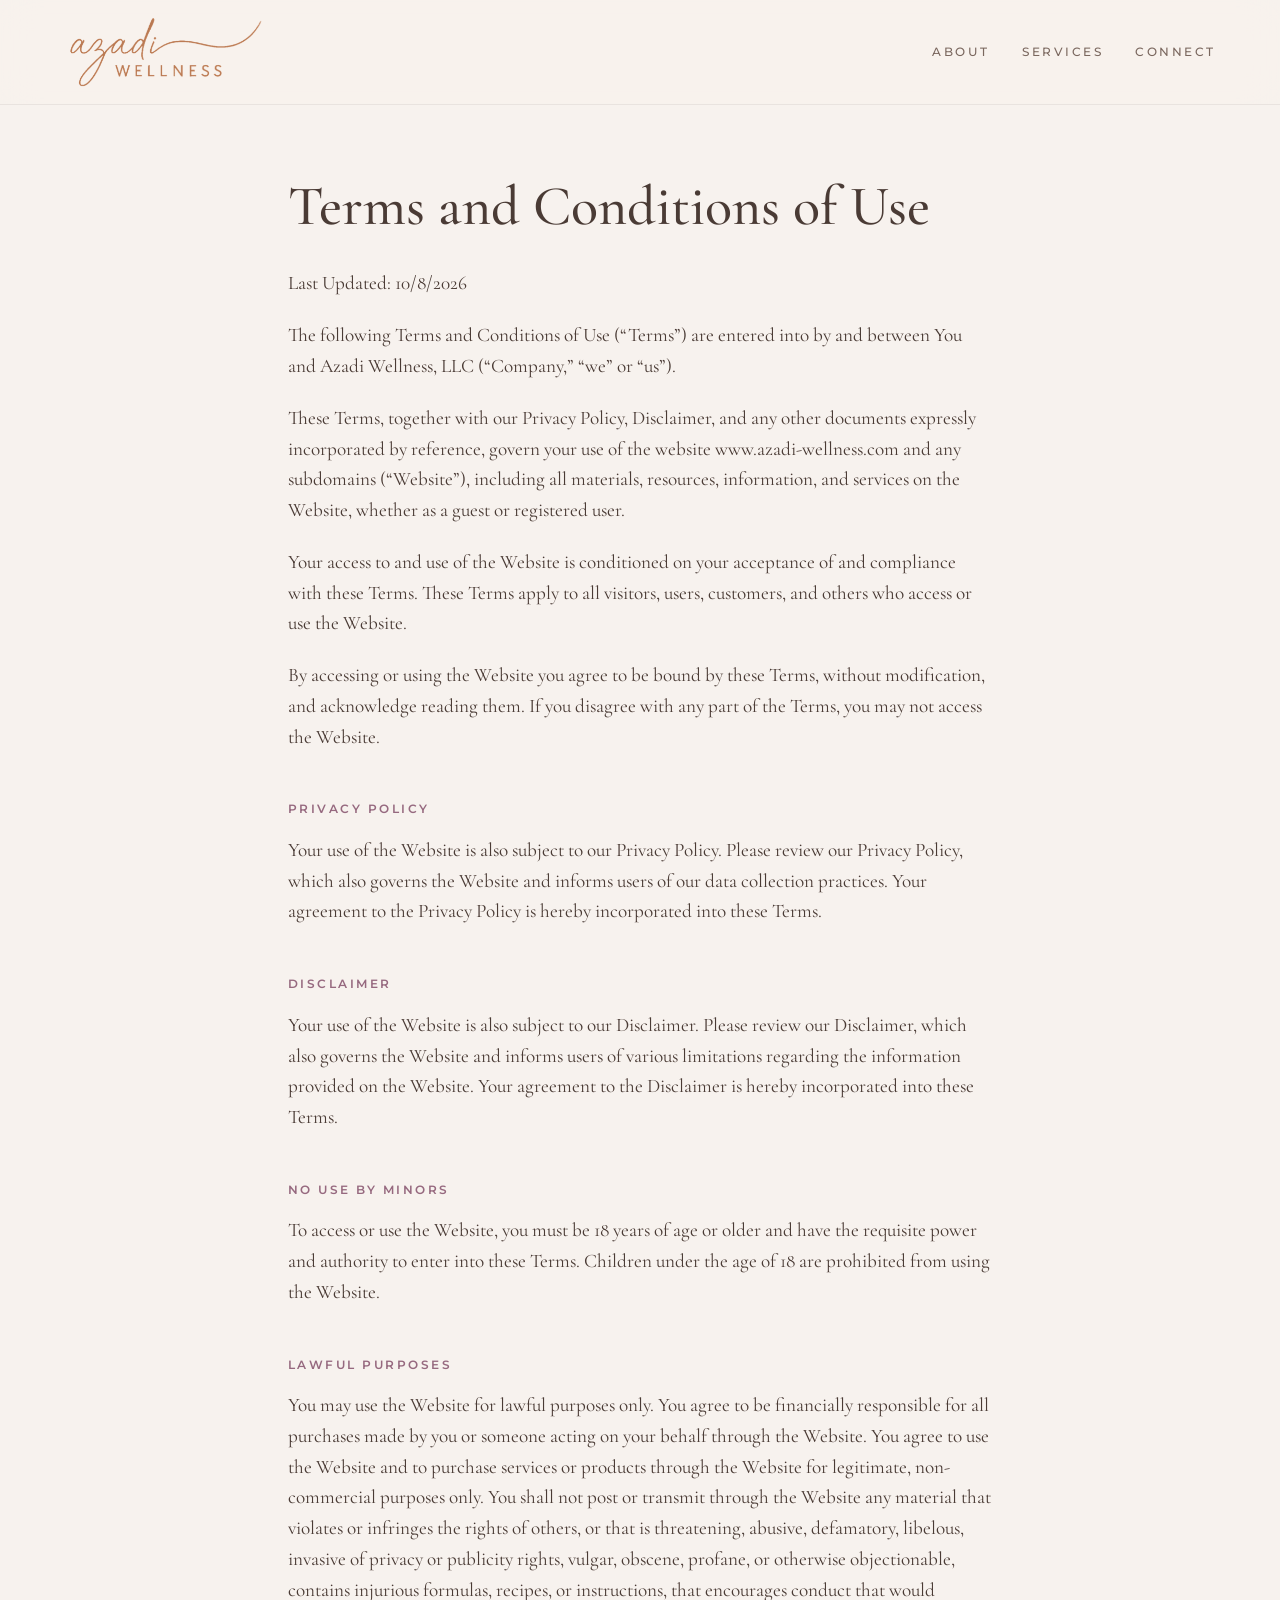
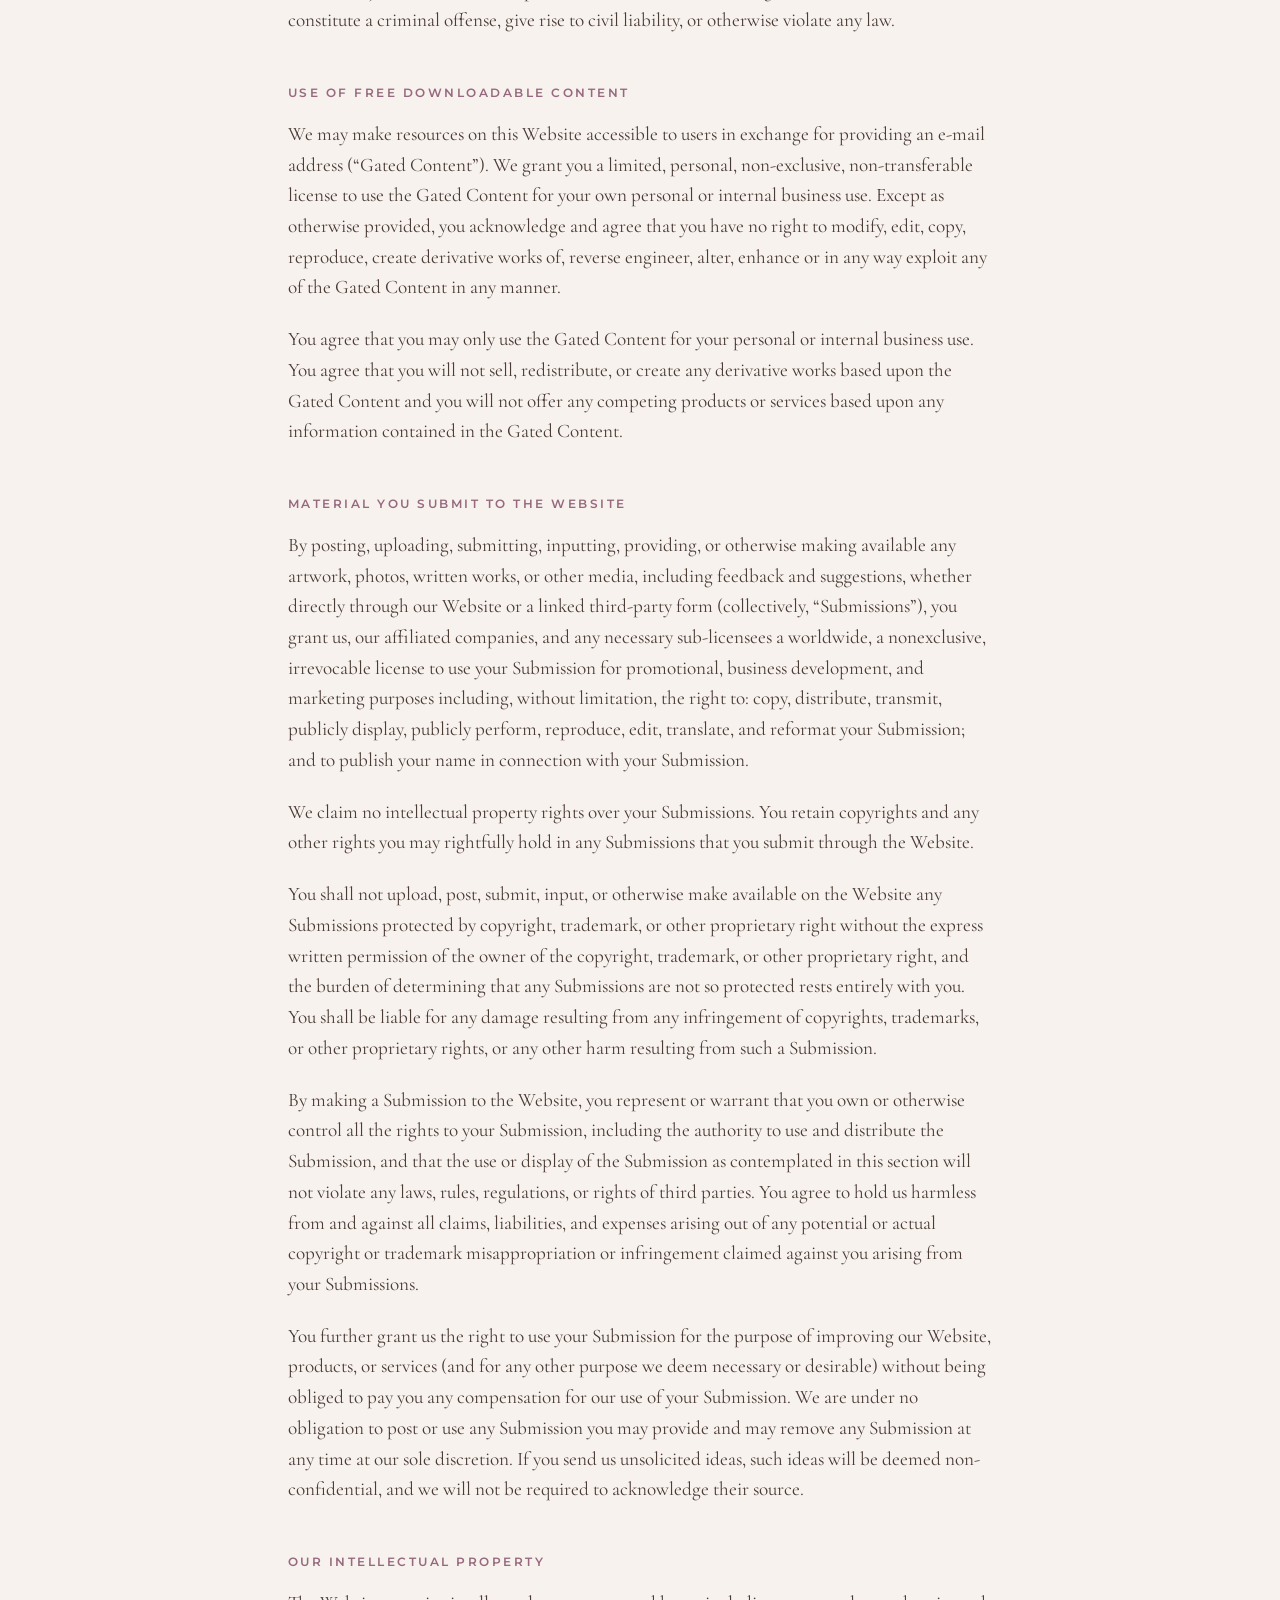
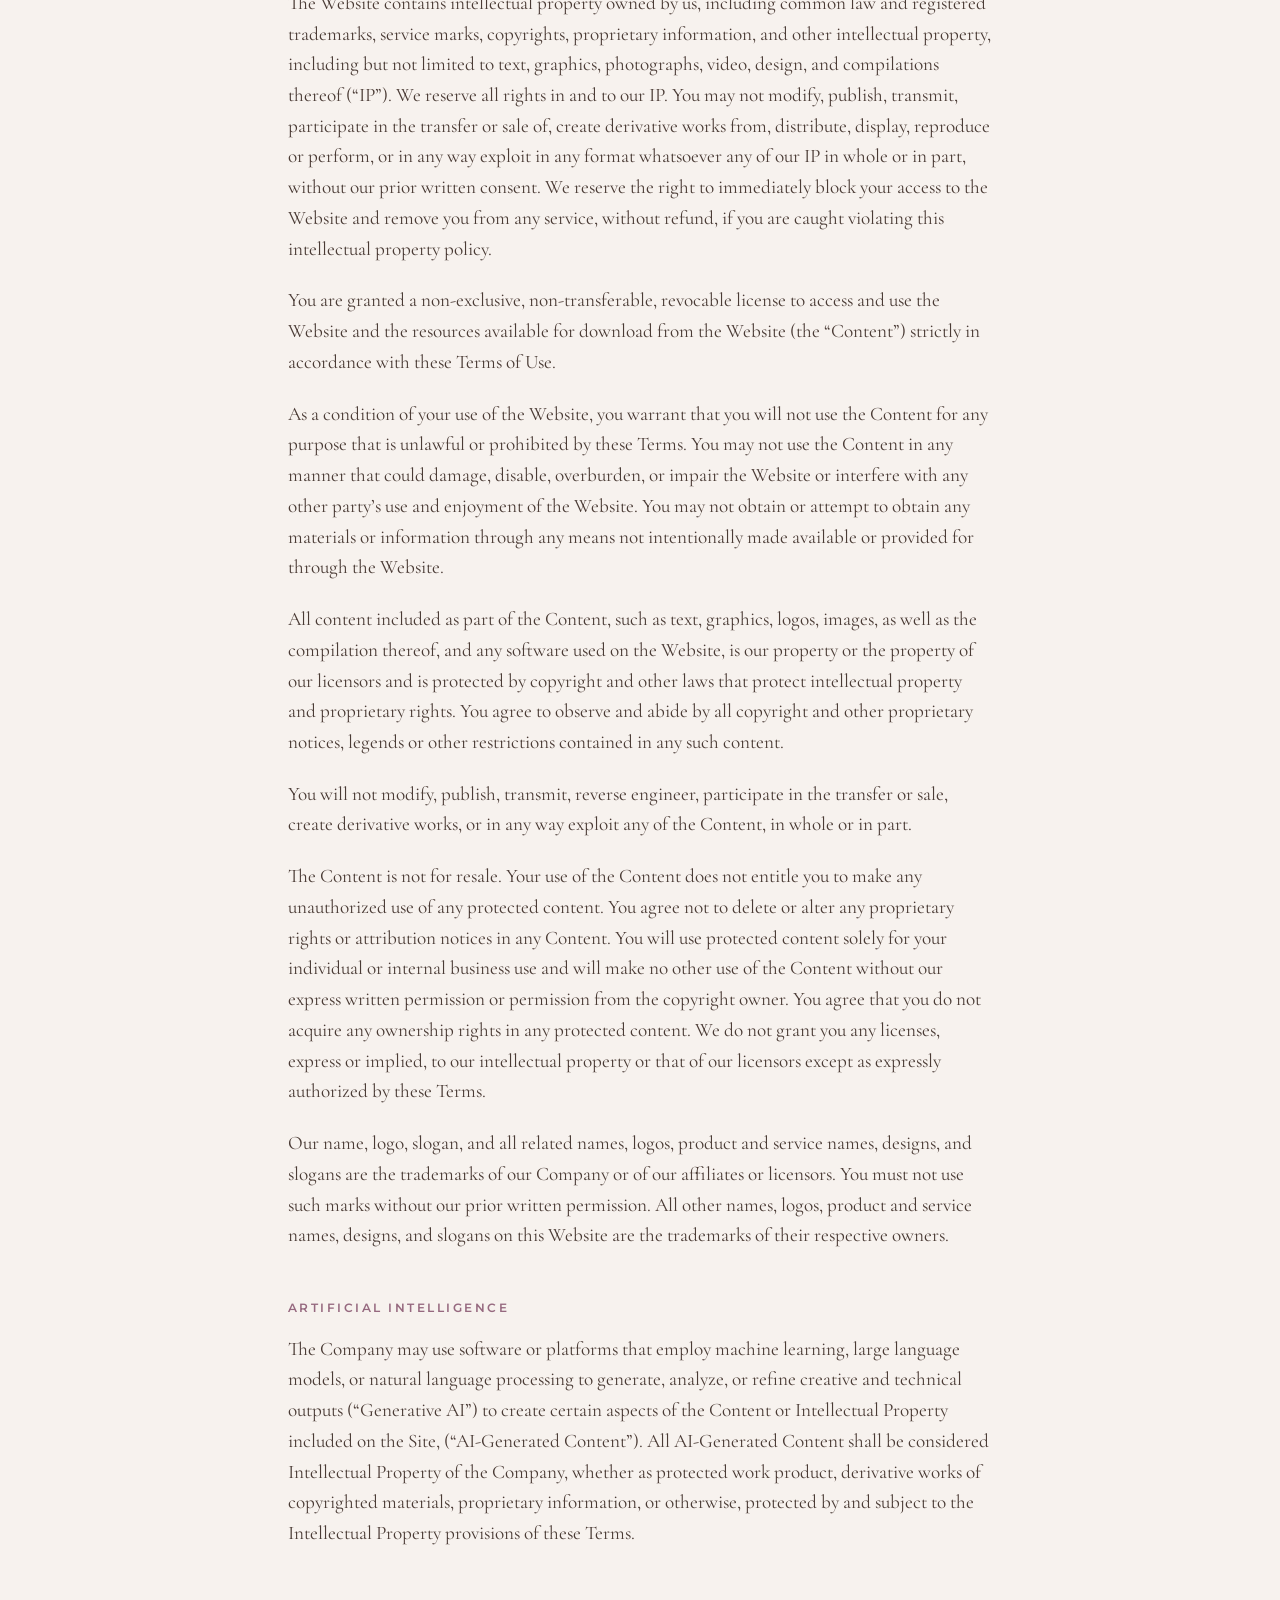
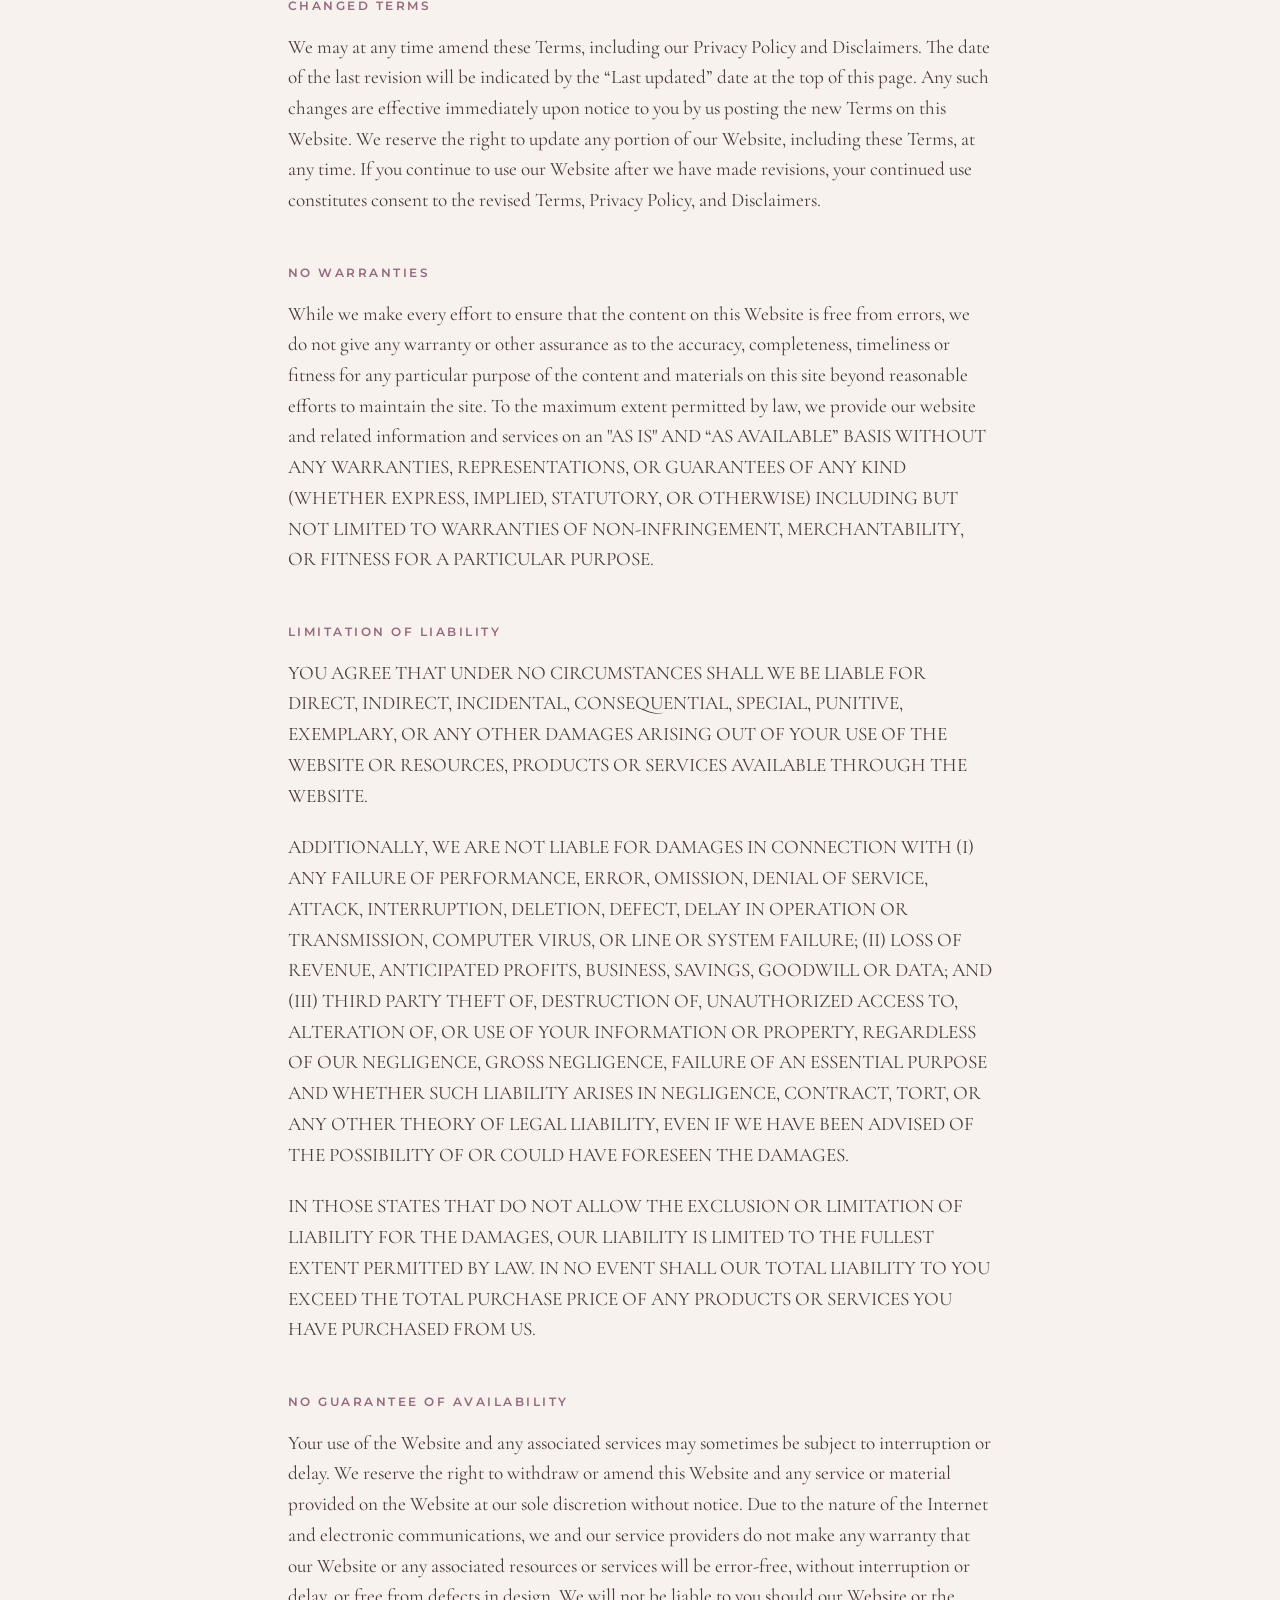
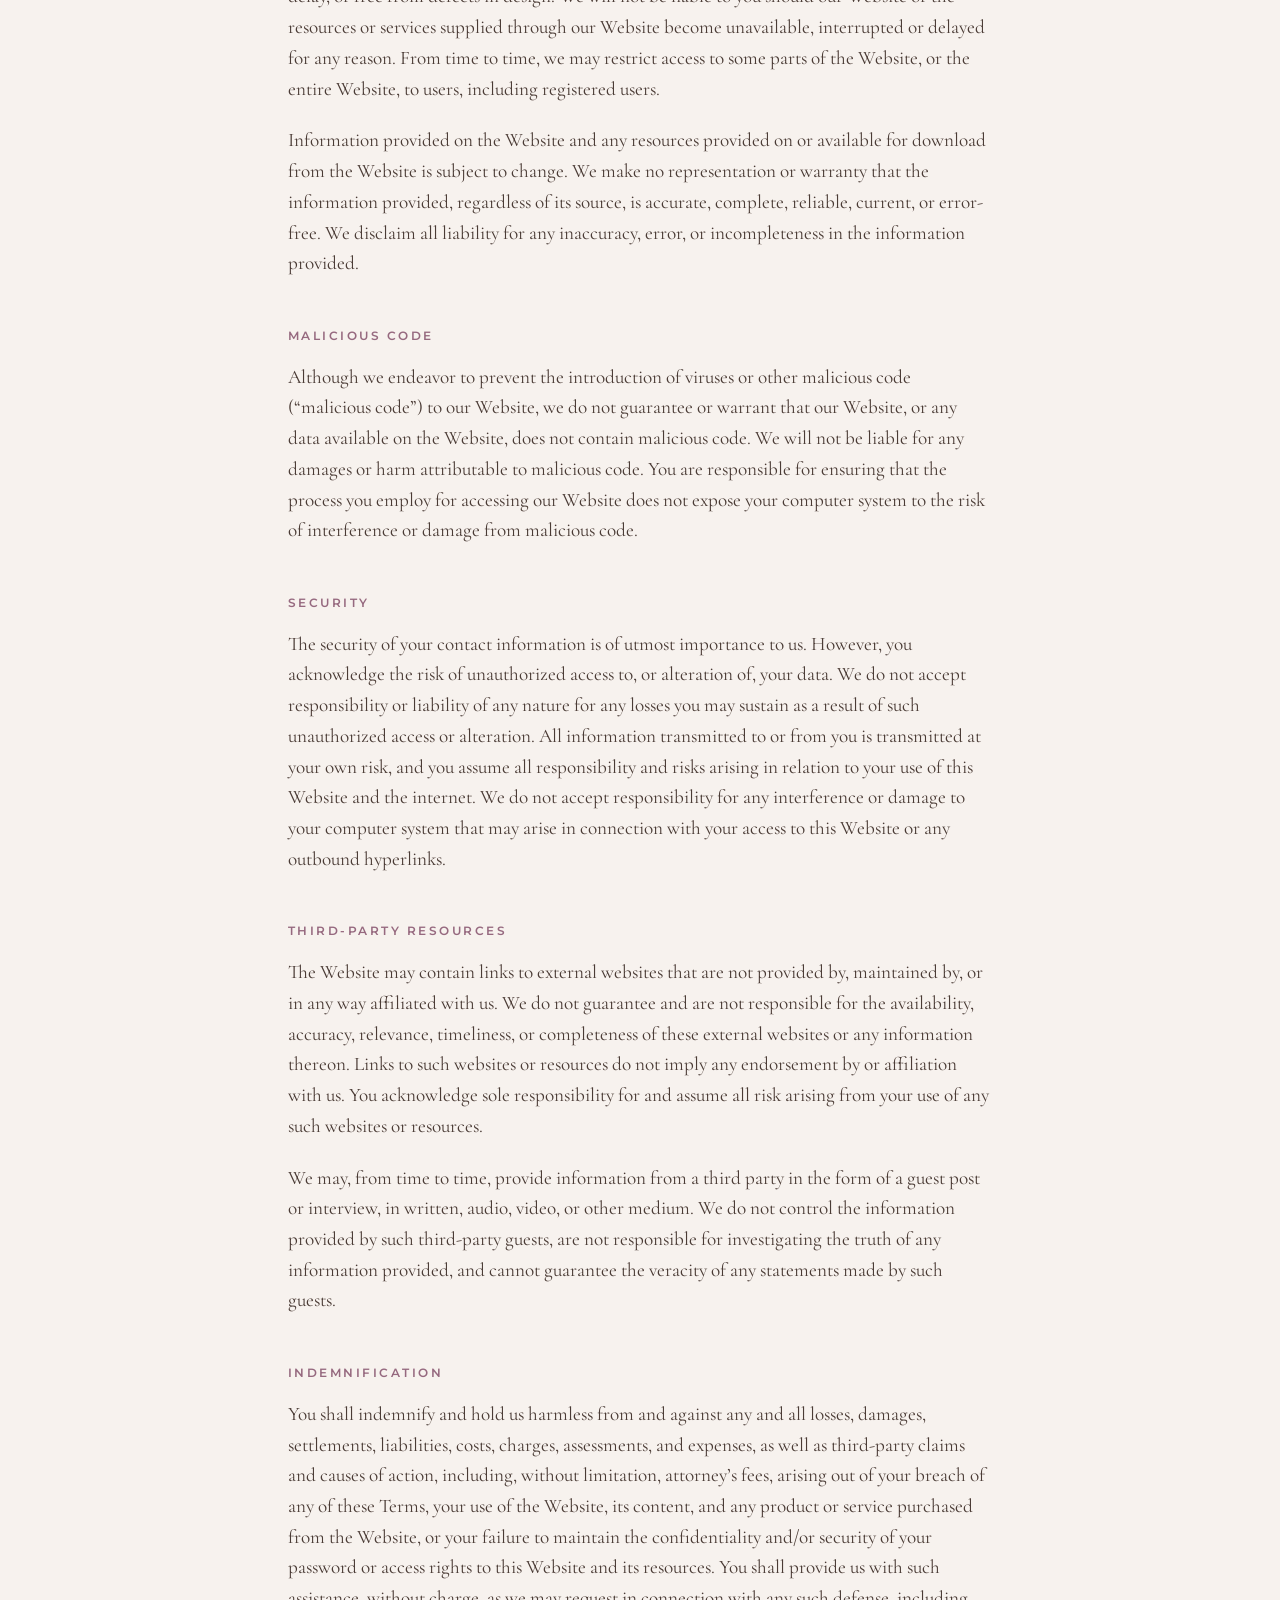
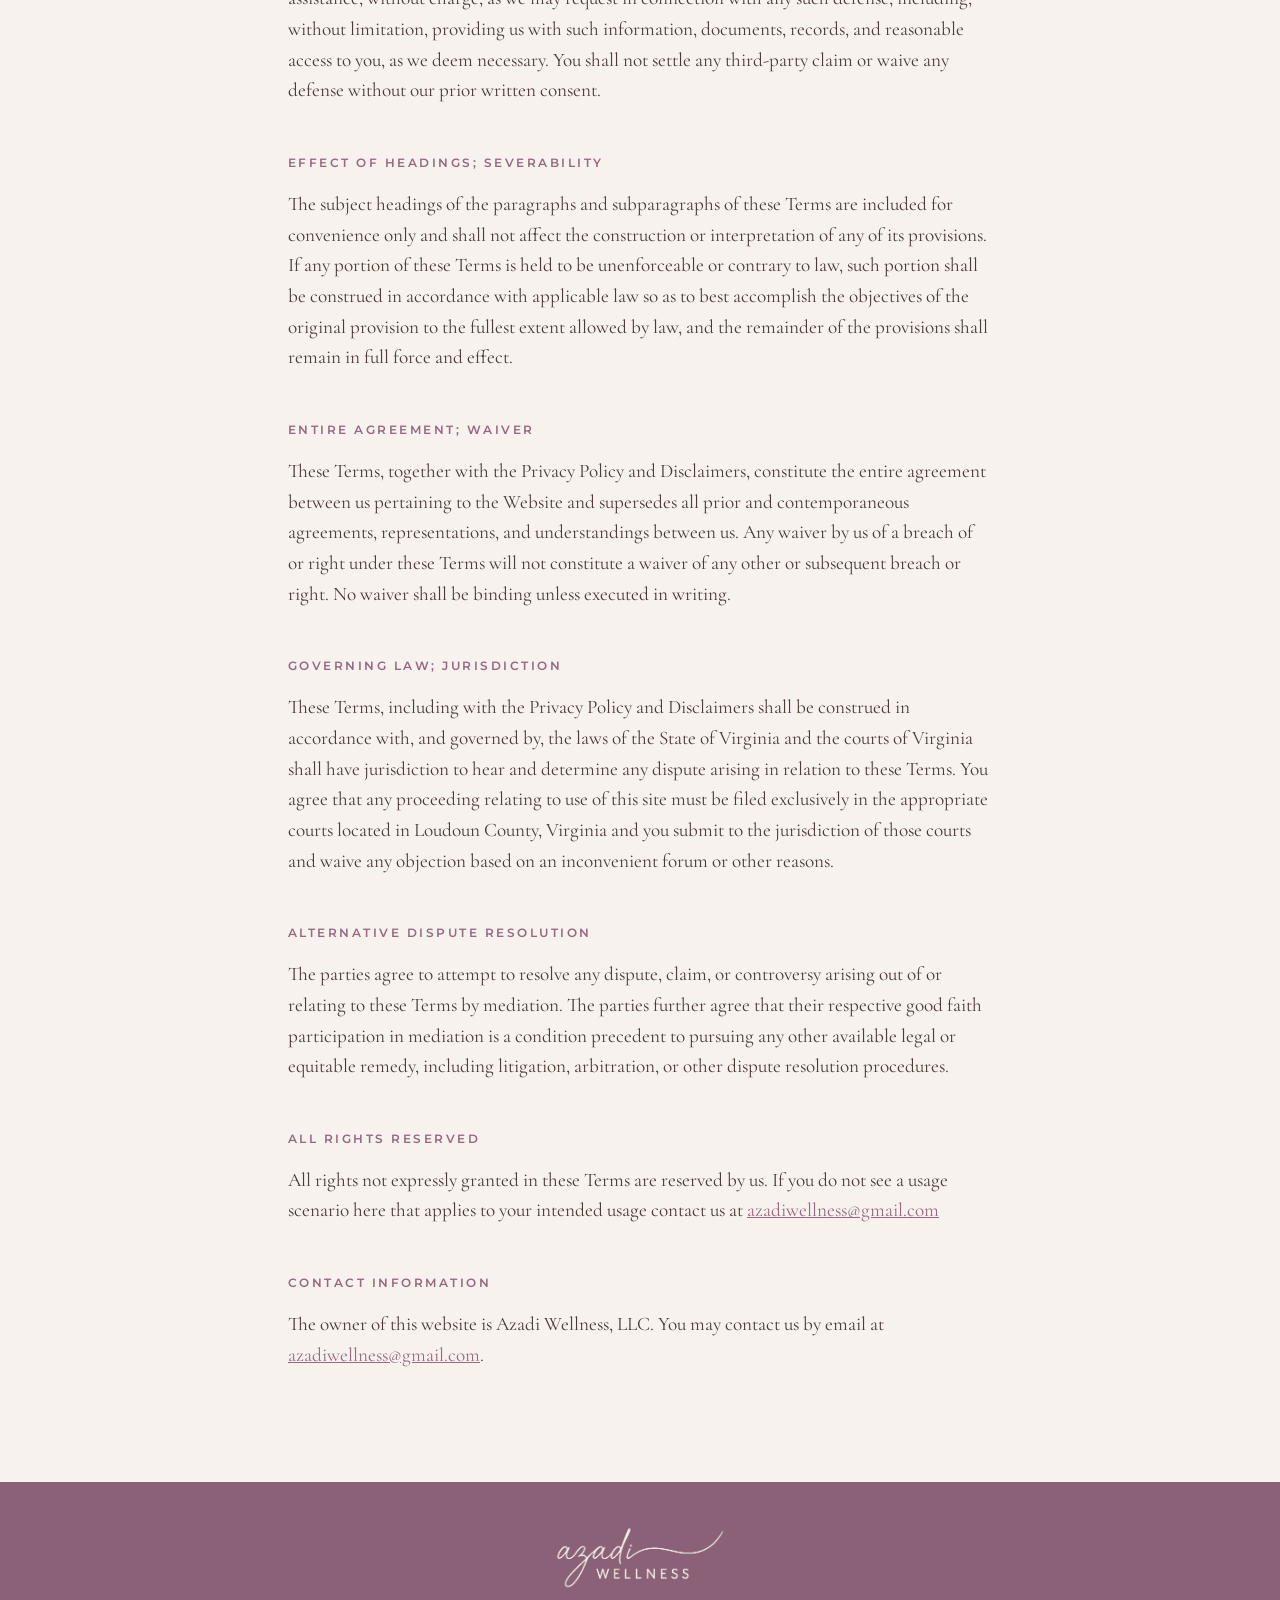
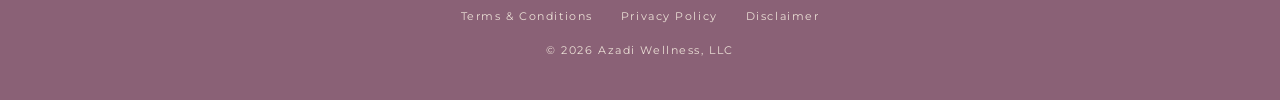
<file: terms.html>
<!doctype html>
<html lang="en">
<head>
  <meta charset="utf-8">
  <meta name="viewport" content="width=device-width, initial-scale=1, viewport-fit=cover">
  <title>Terms &amp; Conditions | Azadi Wellness</title>
  <link rel="canonical" href="https://www.azadi-wellness.com/terms.html">
  <meta name="theme-color" content="#f7f2ee">
  <link rel="icon" href="assets/icon.png">
  <link rel="apple-touch-icon" href="assets/icon.png">
  <link rel="preconnect" href="https://fonts.googleapis.com">
  <link rel="preconnect" href="https://fonts.gstatic.com" crossorigin>
  <link href="https://fonts.googleapis.com/css2?family=Cormorant+Garamond:ital,wght@0,400;0,500;0,600;1,400;1,500&family=Montserrat:wght@400;500;600&display=swap" rel="stylesheet">
  <link rel="stylesheet" href="styles.css?v=202610241015">
</head>
<body>

  <header class="nav solid">
    <a class="nav-logo" href="./" aria-label="Azadi Wellness, home">
      <img src="assets/logo.png" alt="" width="1554" height="612">
    </a>
    <nav aria-label="Main">
      <a href="./#about">About</a>
      <a href="./#services">Services</a>
      <a href="./#connect">Connect</a>
    </nav>
  </header>

  <main class="legal">
    <article>
      <h1>Terms and Conditions of Use</h1>
      <p>Last Updated: 10/8/2026</p>
      <p>The following Terms and Conditions of Use (“Terms”) are entered into by and between You and Azadi Wellness, LLC (“Company,” “we” or “us”).</p>
      <p>These Terms, together with our Privacy Policy, Disclaimer, and any other documents expressly incorporated by reference, govern your use of the website www.azadi-wellness.com and any subdomains (“Website”), including all materials, resources, information, and services on the Website, whether as a guest or registered user.</p>
      <p>Your access to and use of the Website is conditioned on your acceptance of and compliance with these Terms. These Terms apply to all visitors, users, customers, and others who access or use the Website.</p>
      <p>By accessing or using the Website you agree to be bound by these Terms, without modification, and acknowledge reading them. If you disagree with any part of the Terms, you may not access the Website.</p>
      <h2>PRIVACY POLICY</h2>
      <p>Your use of the Website is also subject to our Privacy Policy. Please review our Privacy Policy, which also governs the Website and informs users of our data collection practices. Your agreement to the Privacy Policy is hereby incorporated into these Terms.</p>
      <h2>DISCLAIMER</h2>
      <p>Your use of the Website is also subject to our Disclaimer. Please review our Disclaimer, which also governs the Website and informs users of various limitations regarding the information provided on the Website. Your agreement to the Disclaimer is hereby incorporated into these Terms.</p>
      <h2>NO USE BY MINORS</h2>
      <p>To access or use the Website, you must be 18 years of age or older and have the requisite power and authority to enter into these Terms. Children under the age of 18 are prohibited from using the Website.</p>
      <h2>LAWFUL PURPOSES</h2>
      <p>You may use the Website for lawful purposes only. You agree to be financially responsible for all purchases made by you or someone acting on your behalf through the Website. You agree to use the Website and to purchase services or products through the Website for legitimate, non-commercial purposes only. You shall not post or transmit through the Website any material that violates or infringes the rights of others, or that is threatening, abusive, defamatory, libelous, invasive of privacy or publicity rights, vulgar, obscene, profane, or otherwise objectionable, contains injurious formulas, recipes, or instructions, that encourages conduct that would constitute a criminal offense, give rise to civil liability, or otherwise violate any law.</p>
      <h2>USE OF FREE DOWNLOADABLE CONTENT</h2>
      <p>We may make resources on this Website accessible to users in exchange for providing an e-mail address (“Gated Content”). We grant you a limited, personal, non-exclusive, non-transferable license to use the Gated Content for your own personal or internal business use. Except as otherwise provided, you acknowledge and agree that you have no right to modify, edit, copy, reproduce, create derivative works of, reverse engineer, alter, enhance or in any way exploit any of the Gated Content in any manner.</p>
      <p>You agree that you may only use the Gated Content for your personal or internal business use. You agree that you will not sell, redistribute, or create any derivative works based upon the Gated Content and you will not offer any competing products or services based upon any information contained in the Gated Content.</p>
      <h2>MATERIAL YOU SUBMIT TO THE WEBSITE</h2>
      <p>By posting, uploading, submitting, inputting, providing, or otherwise making available any artwork, photos, written works, or other media, including feedback and suggestions, whether directly through our Website or a linked third-party form (collectively, “Submissions”), you grant us, our affiliated companies, and any necessary sub-licensees a worldwide, a nonexclusive, irrevocable license to use your Submission for promotional, business development, and marketing purposes including, without limitation, the right to: copy, distribute, transmit, publicly display, publicly perform, reproduce, edit, translate, and reformat your Submission; and to publish your name in connection with your Submission.</p>
      <p>We claim no intellectual property rights over your Submissions. You retain copyrights and any other rights you may rightfully hold in any Submissions that you submit through the Website.</p>
      <p>You shall not upload, post, submit, input, or otherwise make available on the Website any Submissions protected by copyright, trademark, or other proprietary right without the express written permission of the owner of the copyright, trademark, or other proprietary right, and the burden of determining that any Submissions are not so protected rests entirely with you. You shall be liable for any damage resulting from any infringement of copyrights, trademarks, or other proprietary rights, or any other harm resulting from such a Submission.</p>
      <p>By making a Submission to the Website, you represent or warrant that you own or otherwise control all the rights to your Submission, including the authority to use and distribute the Submission, and that the use or display of the Submission as contemplated in this section will not violate any laws, rules, regulations, or rights of third parties. You agree to hold us harmless from and against all claims, liabilities, and expenses arising out of any potential or actual copyright or trademark misappropriation or infringement claimed against you arising from your Submissions.</p>
      <p>You further grant us the right to use your Submission for the purpose of improving our Website, products, or services (and for any other purpose we deem necessary or desirable) without being obliged to pay you any compensation for our use of your Submission. We are under no obligation to post or use any Submission you may provide and may remove any Submission at any time at our sole discretion. If you send us unsolicited ideas, such ideas will be deemed non-confidential, and we will not be required to acknowledge their source.</p>
      <h2>OUR INTELLECTUAL PROPERTY</h2>
      <p>The Website contains intellectual property owned by us, including common law and registered trademarks, service marks, copyrights, proprietary information, and other intellectual property, including but not limited to text, graphics, photographs, video, design, and compilations thereof (“IP”). We reserve all rights in and to our IP. You may not modify, publish, transmit, participate in the transfer or sale of, create derivative works from, distribute, display, reproduce or perform, or in any way exploit in any format whatsoever any of our IP in whole or in part, without our prior written consent. We reserve the right to immediately block your access to the Website and remove you from any service, without refund, if you are caught violating this intellectual property policy.</p>
      <p>You are granted a non-exclusive, non-transferable, revocable license to access and use the Website and the resources available for download from the Website (the “Content”) strictly in accordance with these Terms of Use.</p>
      <p>As a condition of your use of the Website, you warrant that you will not use the Content for any purpose that is unlawful or prohibited by these Terms. You may not use the Content in any manner that could damage, disable, overburden, or impair the Website or interfere with any other party’s use and enjoyment of the Website. You may not obtain or attempt to obtain any materials or information through any means not intentionally made available or provided for through the Website.</p>
      <p>All content included as part of the Content, such as text, graphics, logos, images, as well as the compilation thereof, and any software used on the Website, is our property or the property of our licensors and is protected by copyright and other laws that protect intellectual property and proprietary rights. You agree to observe and abide by all copyright and other proprietary notices, legends or other restrictions contained in any such content.</p>
      <p>You will not modify, publish, transmit, reverse engineer, participate in the transfer or sale, create derivative works, or in any way exploit any of the Content, in whole or in part.</p>
      <p>The Content is not for resale. Your use of the Content does not entitle you to make any unauthorized use of any protected content. You agree not to delete or alter any proprietary rights or attribution notices in any Content. You will use protected content solely for your individual or internal business use and will make no other use of the Content without our express written permission or permission from the copyright owner. You agree that you do not acquire any ownership rights in any protected content. We do not grant you any licenses, express or implied, to our intellectual property or that of our licensors except as expressly authorized by these Terms.</p>
      <p>Our name, logo, slogan, and all related names, logos, product and service names, designs, and slogans are the trademarks of our Company or of our affiliates or licensors. You must not use such marks without our prior written permission. All other names, logos, product and service names, designs, and slogans on this Website are the trademarks of their respective owners.</p>
      <h2>ARTIFICIAL INTELLIGENCE</h2>
      <p>The Company may use software or platforms that employ machine learning, large language models, or natural language processing to generate, analyze, or refine creative and technical outputs (“Generative AI”) to create certain aspects of the Content or Intellectual Property included on the Site, (“AI-Generated Content”). All AI-Generated Content shall be considered Intellectual Property of the Company, whether as protected work product, derivative works of copyrighted materials, proprietary information, or otherwise, protected by and subject to the Intellectual Property provisions of these Terms.</p>
      <h2>CHANGED TERMS</h2>
      <p>We may at any time amend these Terms, including our Privacy Policy and Disclaimers. The date of the last revision will be indicated by the “Last updated” date at the top of this page. Any such changes are effective immediately upon notice to you by us posting the new Terms on this Website. We reserve the right to update any portion of our Website, including these Terms, at any time. If you continue to use our Website after we have made revisions, your continued use constitutes consent to the revised Terms, Privacy Policy, and Disclaimers.</p>
      <h2>NO WARRANTIES</h2>
      <p>While we make every effort to ensure that the content on this Website is free from errors, we do not give any warranty or other assurance as to the accuracy, completeness, timeliness or fitness for any particular purpose of the content and materials on this site beyond reasonable efforts to maintain the site. To the maximum extent permitted by law, we provide our website and related information and services on an "AS IS" AND “AS AVAILABLE” BASIS WITHOUT ANY WARRANTIES, REPRESENTATIONS, OR GUARANTEES OF ANY KIND (WHETHER EXPRESS, IMPLIED, STATUTORY, OR OTHERWISE) INCLUDING BUT NOT LIMITED TO WARRANTIES OF NON-INFRINGEMENT, MERCHANTABILITY, OR FITNESS FOR A PARTICULAR PURPOSE.</p>
      <h2>LIMITATION OF LIABILITY</h2>
      <p>YOU AGREE THAT UNDER NO CIRCUMSTANCES SHALL WE BE LIABLE FOR DIRECT, INDIRECT, INCIDENTAL, CONSEQUENTIAL, SPECIAL, PUNITIVE, EXEMPLARY, OR ANY OTHER DAMAGES ARISING OUT OF YOUR USE OF THE WEBSITE OR RESOURCES, PRODUCTS OR SERVICES AVAILABLE THROUGH THE WEBSITE.</p>
      <p>ADDITIONALLY, WE ARE NOT LIABLE FOR DAMAGES IN CONNECTION WITH (I) ANY FAILURE OF PERFORMANCE, ERROR, OMISSION, DENIAL OF SERVICE, ATTACK, INTERRUPTION, DELETION, DEFECT, DELAY IN OPERATION OR TRANSMISSION, COMPUTER VIRUS, OR LINE OR SYSTEM FAILURE; (II) LOSS OF REVENUE, ANTICIPATED PROFITS, BUSINESS, SAVINGS, GOODWILL OR DATA; AND (III) THIRD PARTY THEFT OF, DESTRUCTION OF, UNAUTHORIZED ACCESS TO, ALTERATION OF, OR USE OF YOUR INFORMATION OR PROPERTY, REGARDLESS OF OUR NEGLIGENCE, GROSS NEGLIGENCE, FAILURE OF AN ESSENTIAL PURPOSE AND WHETHER SUCH LIABILITY ARISES IN NEGLIGENCE, CONTRACT, TORT, OR ANY OTHER THEORY OF LEGAL LIABILITY, EVEN IF WE HAVE BEEN ADVISED OF THE POSSIBILITY OF OR COULD HAVE FORESEEN THE DAMAGES.</p>
      <p>IN THOSE STATES THAT DO NOT ALLOW THE EXCLUSION OR LIMITATION OF LIABILITY FOR THE DAMAGES, OUR LIABILITY IS LIMITED TO THE FULLEST EXTENT PERMITTED BY LAW. IN NO EVENT SHALL OUR TOTAL LIABILITY TO YOU EXCEED THE TOTAL PURCHASE PRICE OF ANY PRODUCTS OR SERVICES YOU HAVE PURCHASED FROM US.</p>
      <h2>NO GUARANTEE OF AVAILABILITY</h2>
      <p>Your use of the Website and any associated services may sometimes be subject to interruption or delay. We reserve the right to withdraw or amend this Website and any service or material provided on the Website at our sole discretion without notice. Due to the nature of the Internet and electronic communications, we and our service providers do not make any warranty that our Website or any associated resources or services will be error-free, without interruption or delay, or free from defects in design. We will not be liable to you should our Website or the resources or services supplied through our Website become unavailable, interrupted or delayed for any reason. From time to time, we may restrict access to some parts of the Website, or the entire Website, to users, including registered users.</p>
      <p>Information provided on the Website and any resources provided on or available for download from the Website is subject to change. We make no representation or warranty that the information provided, regardless of its source, is accurate, complete, reliable, current, or error-free. We disclaim all liability for any inaccuracy, error, or incompleteness in the information provided.</p>
      <h2>MALICIOUS CODE</h2>
      <p>Although we endeavor to prevent the introduction of viruses or other malicious code (“malicious code”) to our Website, we do not guarantee or warrant that our Website, or any data available on the Website, does not contain malicious code. We will not be liable for any damages or harm attributable to malicious code. You are responsible for ensuring that the process you employ for accessing our Website does not expose your computer system to the risk of interference or damage from malicious code.</p>
      <h2>SECURITY</h2>
      <p>The security of your contact information is of utmost importance to us. However, you acknowledge the risk of unauthorized access to, or alteration of, your data. We do not accept responsibility or liability of any nature for any losses you may sustain as a result of such unauthorized access or alteration. All information transmitted to or from you is transmitted at your own risk, and you assume all responsibility and risks arising in relation to your use of this Website and the internet. We do not accept responsibility for any interference or damage to your computer system that may arise in connection with your access to this Website or any outbound hyperlinks.</p>
      <h2>THIRD-PARTY RESOURCES</h2>
      <p>The Website may contain links to external websites that are not provided by, maintained by, or in any way affiliated with us. We do not guarantee and are not responsible for the availability, accuracy, relevance, timeliness, or completeness of these external websites or any information thereon. Links to such websites or resources do not imply any endorsement by or affiliation with us. You acknowledge sole responsibility for and assume all risk arising from your use of any such websites or resources.</p>
      <p>We may, from time to time, provide information from a third party in the form of a guest post or interview, in written, audio, video, or other medium. We do not control the information provided by such third-party guests, are not responsible for investigating the truth of any information provided, and cannot guarantee the veracity of any statements made by such guests.</p>
      <h2>INDEMNIFICATION</h2>
      <p>You shall indemnify and hold us harmless from and against any and all losses, damages, settlements, liabilities, costs, charges, assessments, and expenses, as well as third-party claims and causes of action, including, without limitation, attorney’s fees, arising out of your breach of any of these Terms, your use of the Website, its content, and any product or service purchased from the Website, or your failure to maintain the confidentiality and/or security of your password or access rights to this Website and its resources. You shall provide us with such assistance, without charge, as we may request in connection with any such defense, including, without limitation, providing us with such information, documents, records, and reasonable access to you, as we deem necessary. You shall not settle any third-party claim or waive any defense without our prior written consent.</p>
      <h2>EFFECT OF HEADINGS; SEVERABILITY</h2>
      <p>The subject headings of the paragraphs and subparagraphs of these Terms are included for convenience only and shall not affect the construction or interpretation of any of its provisions. If any portion of these Terms is held to be unenforceable or contrary to law, such portion shall be construed in accordance with applicable law so as to best accomplish the objectives of the original provision to the fullest extent allowed by law, and the remainder of the provisions shall remain in full force and effect.</p>
      <h2>ENTIRE AGREEMENT; WAIVER</h2>
      <p>These Terms, together with the Privacy Policy and Disclaimers, constitute the entire agreement between us pertaining to the Website and supersedes all prior and contemporaneous agreements, representations, and understandings between us. Any waiver by us of a breach of or right under these Terms will not constitute a waiver of any other or subsequent breach or right. No waiver shall be binding unless executed in writing.</p>
      <h2>GOVERNING LAW; JURISDICTION</h2>
      <p>These Terms, including with the Privacy Policy and Disclaimers shall be construed in accordance with, and governed by, the laws of the State of Virginia and the courts of Virginia shall have jurisdiction to hear and determine any dispute arising in relation to these Terms. You agree that any proceeding relating to use of this site must be filed exclusively in the appropriate courts located in Loudoun County, Virginia and you submit to the jurisdiction of those courts and waive any objection based on an inconvenient forum or other reasons.</p>
      <h2>ALTERNATIVE DISPUTE RESOLUTION</h2>
      <p>The parties agree to attempt to resolve any dispute, claim, or controversy arising out of or relating to these Terms by mediation. The parties further agree that their respective good faith participation in mediation is a condition precedent to pursuing any other available legal or equitable remedy, including litigation, arbitration, or other dispute resolution procedures.</p>
      <h2>ALL RIGHTS RESERVED</h2>
      <p>All rights not expressly granted in these Terms are reserved by us. If you do not see a usage scenario here that applies to your intended usage contact us at <a href="mailto:azadiwellness@gmail.com">azadiwellness@gmail.com</a></p>
      <h2>CONTACT INFORMATION</h2>
      <p>The owner of this website is Azadi Wellness, LLC. You may contact us by email at <a href="mailto:azadiwellness@gmail.com">azadiwellness@gmail.com</a>.</p>
    </article>
  </main>

  <footer class="footer footer-standalone">
    <span class="footer-logo" role="img" aria-label="Azadi Wellness"></span>
    <p class="footer-links"><a href="terms.html">Terms &amp; Conditions</a><a href="privacy.html">Privacy Policy</a><a href="disclaimer.html">Disclaimer</a></p>
    <p>&copy; <span id="year">2026</span> Azadi Wellness, LLC</p>
  </footer>

  <script>document.getElementById('year').textContent = new Date().getFullYear();</script>
</body>
</html>
</file>
<file: styles.css>
:root {
  /* From her inspiration board */
  --cream: #f7f2ee;
  --sand: #ebe0d6;
  --beige: #cdb7a6;
  --blush: #d6a7a8;
  --mauve: #b78ea1;
  --sage: #8fa087;
  --ink: #4a3b35;
  /* Deeper mauves for text and solid backgrounds, where the board's mauve is too light to read */
  --accent: #96697f;
  --plum: #8a6176;
  --copper: #b97952;
  --taupe: #7a675e;

  --serif: "Cormorant Garamond", Georgia, serif;
  --sans: "Montserrat", system-ui, sans-serif;
  --ease: cubic-bezier(0.22, 1, 0.36, 1);
  --gutter: clamp(1.25rem, 5vw, 4rem);
}

* { box-sizing: border-box; }

html { scroll-behavior: smooth; }

body {
  margin: 0;
  overflow-x: clip;
  background: var(--cream);
  color: var(--ink);
  font-family: var(--serif);
  font-size: clamp(1.2rem, 1.1rem + 0.5vw, 1.45rem);
  line-height: 1.6;
  -webkit-font-smoothing: antialiased;
}

h1, h2, h3, p { margin: 0; }
img, svg { display: block; }

.eyebrow,
.button,
.nav nav a,
.scroll-hint {
  font-family: var(--sans);
  font-size: 0.72rem;
  font-weight: 500;
  letter-spacing: 0.22em;
  text-transform: uppercase;
}

.eyebrow { color: var(--accent); margin-bottom: 1rem; }

h2 {
  font-weight: 500;
  font-size: clamp(2.4rem, 7vw, 4.75rem);
  line-height: 1.05;
  letter-spacing: -0.01em;
}

/* Nav */
.nav {
  position: fixed;
  inset: 0 0 auto 0;
  z-index: 10;
  display: flex;
  align-items: center;
  justify-content: space-between;
  padding: 0.75rem var(--gutter);
  padding-top: calc(0.75rem + env(safe-area-inset-top));
  transition: background 0.5s var(--ease), box-shadow 0.5s var(--ease);
}
.nav.solid {
  background: rgba(247, 242, 238, 0.72);
  -webkit-backdrop-filter: saturate(1.6) blur(18px);
  backdrop-filter: saturate(1.6) blur(18px);
  box-shadow: 0 1px 0 rgba(74, 59, 53, 0.08);
}
.nav-logo img {
  height: 5rem;
  width: auto;
  animation: write 2.2s var(--ease) 0.2s both;
}
.nav nav { display: flex; gap: clamp(1rem, 3vw, 2rem); }
.nav nav a {
  color: var(--taupe);
  text-decoration: none;
  transition: color 0.3s;
}
.nav nav a:hover { color: var(--accent); }

/* Scroll tracks: a tall track with a pinned full-screen stage. JS sets --p (0 to 1). */
.track { --p: 0; position: relative; }
.stage {
  position: sticky;
  top: 0;
  height: 100vh;
  height: 100svh;
  overflow: hidden;
}

/* Hero */
.hero { height: 240vh; height: 240svh; }
.hero .stage {
  background: linear-gradient(#fcfaf8, var(--cream) 45%, #ecddd6);
}

.glow {
  position: absolute;
  inset: -20%;
  background:
    radial-gradient(40% 32% at 50% 44%, rgba(255, 255, 255, 0.9), transparent 70%),
    radial-gradient(30% 26% at 22% 30%, rgba(214, 167, 168, 0.28), transparent 70%),
    radial-gradient(30% 26% at 80% 36%, rgba(214, 167, 168, 0.22), transparent 70%);
  transform: scale(calc(1 + var(--p) * 0.35));
  will-change: transform;
}

.hero-copy {
  position: absolute;
  inset: 0;
  display: flex;
  flex-direction: column;
  align-items: center;
  justify-content: center;
  padding: 0 var(--gutter);
  transform: translateY(calc(-4vh - var(--p) * 17vh));
  will-change: transform;
}
.hero-eyebrow { text-align: center; animation: rise 1.4s var(--ease) 0.3s both; }
.hero-title {
  font-style: italic;
  font-weight: 400;
  font-size: clamp(2.8rem, 9vw, 6.5rem);
  line-height: 1.02;
  letter-spacing: -0.015em;
  text-align: center;
  max-width: 12ch;
  transform: scale(calc(1 - var(--p) * 0.22));
  animation: rise 1.6s var(--ease) 0.45s both;
  will-change: transform;
}
.hero-sub {
  margin-top: clamp(0.5rem, 1.6vh, 1.1rem);
  font-style: italic;
  font-weight: 400;
  font-size: clamp(2.4rem, 5.6vw, 4.6rem);
  line-height: 1.12;
  letter-spacing: -0.01em;
  text-align: center;
  animation: rise 1.6s var(--ease) 0.45s both;
}
/* Wraps between the three phrases, never inside one */
.hero-sub span { display: inline-block; }
@keyframes write {
  from { clip-path: inset(0 100% 0 0); opacity: 0.4; }
  to { clip-path: inset(0 0 0 0); opacity: 1; }
}
@keyframes rise {
  from { opacity: 0; translate: 0 2.5rem; }
}

.range {
  position: absolute;
  left: 50%;
  bottom: 0;
  width: max(100%, 56rem);
  height: 58%;
  transform: translateX(-50%);
}
.layer {
  position: absolute;
  inset: 0;
  width: 100%;
  height: 100%;
  will-change: transform;
}
/* Nearer layers travel further, so the range unfolds with depth */
.l1 { transform: translateY(calc((1 - var(--p)) * 62%)); }
.l2 { transform: translateY(calc((1 - var(--p)) * 78%)); }
.l3 { transform: translateY(calc((1 - var(--p)) * 94%)); }
.l4 { transform: translateY(calc((1 - var(--p)) * 110%)); }

.scroll-hint {
  position: absolute;
  inset: auto 0 calc(1.5rem + env(safe-area-inset-bottom)) 0;
  display: flex;
  flex-direction: column;
  align-items: center;
  gap: 0.6rem;
  color: var(--taupe);
  opacity: calc(1 - var(--p) * 12);
}
.scroll-hint::after {
  content: "";
  width: 1px;
  height: 2.5rem;
  background: currentColor;
  transform-origin: top;
  animation: drip 2.2s var(--ease) infinite;
}
@keyframes drip {
  0% { transform: scaleY(0); }
  55% { transform: scaleY(1); opacity: 1; }
  100% { transform: scaleY(1); opacity: 0; }
}

/* Photo slots. JS removes a slot whose file is missing and marks the host .has-media when it loads. */
.media { margin: 0; overflow: hidden; }
.media img { width: 100%; height: 100%; object-fit: cover; }

.hero-media { position: absolute; inset: 0; }
.hero-media img {
  object-position: 50% 15%;
  transform: scale(calc(1.14 - var(--p) * 0.14));
  will-change: transform;
}
.has-media > .glow { display: none; }
/* The hero photo is dark, so the copy and nav over it read in cream */
.hero-media::after {
  content: "";
  position: absolute;
  inset: 0;
  /* Dusk tint: darkens the pale sky so the cream copy holds */
  background: linear-gradient(rgba(52, 38, 58, 0.5), rgba(52, 38, 58, 0.4) 55%, rgba(52, 38, 58, 0.5));
}
.has-media .hero-title,
.has-media .hero-eyebrow,
.has-media .hero-sub,
.has-media .scroll-hint { color: var(--cream); }
.has-media .hero-title { text-shadow: 0 2px 2.5rem rgba(40, 30, 26, 0.55); }
.has-media .hero-eyebrow,
.has-media .hero-sub { text-shadow: 0 1px 1rem rgba(40, 30, 26, 0.6); }
.nav.on-media:not(.solid) nav a { color: var(--cream); }
.nav.on-media:not(.solid) .nav-logo img { filter: brightness(0) invert(0.96) sepia(0.12); }

/* Her portrait: a slight lean toward the cursor and a slow, small zoom */
.about-figure { justify-self: center; width: min(100%, 26rem); }
.about-figure:empty { display: none; }
.about-photo {
  position: relative;
  aspect-ratio: 4 / 5;
  border-radius: 1.75rem;
  box-shadow: 0 1.5rem 3rem -1.5rem rgba(74, 59, 53, 0.45);
  transform: perspective(60rem) rotateX(var(--rx, 0deg)) rotateY(var(--ry, 0deg));
  transition: transform 0.9s var(--ease), box-shadow 0.6s var(--ease);
  will-change: transform;
}
.about-photo img {
  transform: scale(1.03) translate(var(--px, 0), var(--py, 0));
  transition: transform 0.9s var(--ease);
}
@media (hover: hover) {
  .about-photo:hover {
    box-shadow: 0 1.75rem 3.25rem -1.5rem rgba(74, 59, 53, 0.45);
    transition-duration: 0.4s, 0.6s;
  }
  .about-photo:hover img { transform: scale(1.05) translate(var(--px, 0), var(--py, 0)); transition-duration: 0.6s; }
}

/* Speckles (the dust and stars from her posts) */
.speckles { position: absolute; inset: 0; }
.speckles i {
  position: absolute;
  left: var(--x);
  top: var(--y);
  width: var(--s);
  height: var(--s);
  border-radius: 50%;
  background: var(--c, var(--taupe));
  opacity: var(--o);
  transform: translateY(calc(var(--p) * var(--depth)));
  will-change: transform;
}
.stars i {
  --c: var(--cream);
  animation: twinkle var(--t) ease-in-out var(--delay) infinite alternate;
}
@keyframes twinkle {
  to { opacity: 0.08; }
}

/* Statement */
.statement { height: 280vh; height: 280svh; background: var(--ink); }
.statement .stage {
  display: grid;
  place-items: center;
  padding: 0 var(--gutter);
  background: radial-gradient(70% 55% at 50% 100%, rgba(183, 142, 161, 0.35), transparent 70%), var(--ink);
}
.statement-text {
  position: relative;
  max-width: 19ch;
  font-style: italic;
  font-weight: 400;
  font-size: clamp(2rem, 6.4vw, 4.6rem);
  line-height: 1.16;
  text-align: center;
  color: var(--cream);
}
.statement-text .w {
  opacity: var(--wo, 0.14);
  transition: opacity 0.25s linear;
}

/* Section dividers */
.divider {
  position: absolute;
  inset: auto 0 100% 0;
  width: 100%;
  height: clamp(3rem, 9vw, 7.5rem);
  margin-bottom: -1px;
}

/* Reveals */
.reveal {
  opacity: 0;
  transform: translateY(2.5rem);
  transition: opacity 1.1s var(--ease), transform 1.1s var(--ease);
  transition-delay: calc(var(--d, 0) * 110ms);
}
.reveal.in { opacity: 1; transform: none; }

/* About */
.about {
  position: relative;
  background: var(--cream);
  padding: clamp(5rem, 14vw, 11rem) var(--gutter);
}
.about-grid {
  display: grid;
  grid-template-columns: repeat(auto-fit, minmax(min(100%, 20rem), 1fr));
  align-items: start;
  gap: clamp(2.5rem, 7vw, 6rem);
  max-width: 66rem;
  margin: 0 auto;
}
/* Beside the long bio, her photo stays in view while the text scrolls */
@media (min-width: 52rem) {
  .about-figure { position: sticky; top: 8rem; }
}
.about-copy h2 { margin-bottom: 1.75rem; }
.about-grid p:not(.eyebrow) + p { margin-top: 1.25em; }
.about-signoff { font-style: italic; font-size: 1.3em; color: var(--accent); }
.text-link {
  font-family: var(--sans);
  font-size: 0.72rem;
  font-weight: 500;
  letter-spacing: 0.22em;
  text-transform: uppercase;
  color: var(--accent);
  text-decoration: none;
  border-bottom: 1px solid currentColor;
  padding-bottom: 0.3rem;
}

/* Offerings: cards pin and stack over one another */
.offerings {
  background: linear-gradient(var(--cream), var(--sand) 18rem);
  padding: clamp(3rem, 8vw, 6rem) var(--gutter) clamp(4rem, 10vw, 7rem);
}
.offerings-head { max-width: 72rem; margin: 0 auto clamp(2.5rem, 6vw, 4.5rem); }

.stack {
  list-style: none;
  margin: 0 auto;
  padding: 0;
  max-width: 72rem;
}
.card {
  position: sticky;
  top: calc(6.5rem + var(--i) * clamp(0.5rem, 1.6vh, 1.1rem));
  margin-bottom: 10vh;
}
.card:last-child { margin-bottom: 0; }
.card-inner {
  position: relative;
  display: flex;
  flex-direction: column;
  justify-content: flex-end;
  gap: 0.75rem;
  min-height: min(64vh, 32rem);
  padding: clamp(1.75rem, 5vw, 4rem);
  border-radius: clamp(1.5rem, 3vw, 2.5rem);
  overflow: hidden;
  transform-origin: 50% 0;
  transform: scale(var(--scale, 1));
  filter: brightness(var(--dim, 1));
  box-shadow: 0 -1px 0 rgba(255, 255, 255, 0.25) inset, 0 2rem 4rem -2rem rgba(74, 59, 53, 0.35);
  will-change: transform;
}
.card-inner::before {
  content: "";
  position: absolute;
  inset: 0;
  background: radial-gradient(60% 70% at 85% 0%, rgba(255, 255, 255, 0.28), transparent 70%);
  pointer-events: none;
}
.card-inner > * { position: relative; }
.card-inner > .card-media {
  position: absolute;
  inset: 0 0 0 auto;
  width: 46%;
  -webkit-mask-image: linear-gradient(to right, transparent, #000 45%);
  mask-image: linear-gradient(to right, transparent, #000 45%);
}
.card-inner.has-media > :not(.card-media):not(.card-num) { max-width: min(52%, 62ch); }
.has-media > .card-num { color: var(--cream); opacity: 0.8; text-shadow: 0 2px 1.5rem rgba(74, 59, 53, 0.5); }
.tone-blush { background: linear-gradient(160deg, #ecd0cd, var(--blush)); }
.tone-beige { background: linear-gradient(160deg, #e0d0c2, var(--beige)); }
.tone-mauve { background: linear-gradient(160deg, #cdaebb, var(--mauve)); }
.tone-sage { background: linear-gradient(160deg, #adbba6, var(--sage)); }
.tone-ink { background: linear-gradient(160deg, #62504a, var(--ink)); color: var(--cream); }

.card-num {
  position: absolute !important;
  top: clamp(1.25rem, 4vw, 3rem);
  right: clamp(1.5rem, 5vw, 4rem);
  font-style: italic;
  font-size: clamp(3.5rem, 12vw, 8rem);
  line-height: 1;
  opacity: 0.28;
}
.card h3 {
  font-weight: 500;
  font-size: clamp(2rem, 5.5vw, 3.6rem);
  line-height: 1.05;
}
.card h3 { max-width: 16ch; }
.card-tag { font-style: italic; font-size: 1.15em; max-width: 30ch; }
.card-body {
  max-width: 62ch;
  font-family: var(--sans);
  font-size: clamp(0.86rem, 0.8rem + 0.3vw, 1rem);
  line-height: 1.7;
  opacity: 0.85;
}
/* Set by JS when a card is too tall to pin without hiding its button */
.stack.flat .card { position: static; margin-bottom: 1.25rem; }
.card .button { align-self: flex-start; margin-top: 1rem; }

/* Essence: a short statement with four small images that drift at different rates */
.essence {
  background: var(--sand);
  padding: clamp(3rem, 8vw, 6rem) var(--gutter) clamp(10rem, 24vw, 18rem);
}
.essence-copy {
  max-width: 40rem;
  margin: 0 auto clamp(3rem, 7vw, 5rem);
  text-align: center;
}
.essence-copy h2 { font-style: italic; margin-bottom: 1.5rem; }
.essence-grid {
  --p: 0.5;
  list-style: none;
  display: grid;
  grid-template-columns: repeat(4, 1fr);
  gap: clamp(0.9rem, 2.5vw, 2rem);
  max-width: 62rem;
  margin: 0 auto;
  padding: 0;
}
.essence-grid figure {
  margin: 0;
  transform: translateY(calc((var(--p) - 0.5) * var(--drift, -3rem)));
  will-change: transform;
}
.essence-grid li:nth-child(even) figure { --drift: 3rem; margin-top: clamp(1.5rem, 4vw, 3rem); }
.essence-grid .media {
  aspect-ratio: 3 / 4;
  border-radius: clamp(0.9rem, 2vw, 1.5rem);
  box-shadow: 0 1.25rem 2.5rem -1.5rem rgba(74, 59, 53, 0.4);
}
.essence-grid img { transition: transform 1.2s var(--ease); }
@media (hover: hover) {
  .essence-grid figure:hover img { transform: scale(1.05); }
}
.essence-grid figcaption {
  margin-top: 1rem;
  text-align: center;
  font-family: var(--sans);
  font-size: 0.68rem;
  font-weight: 500;
  letter-spacing: 0.24em;
  text-transform: uppercase;
  color: var(--taupe);
}

/* Buttons */
.button {
  display: inline-block;
  padding: 1rem 1.9rem;
  border-radius: 999px;
  background: var(--ink);
  color: var(--cream);
  text-decoration: none;
  transition: transform 0.4s var(--ease), background 0.3s, color 0.3s;
}
.button:hover { transform: scale(1.04); }
.button:active { transform: scale(0.97); }
.tone-ink .button,
.button.light { background: var(--cream); color: var(--ink); }
/* Stands in for a card's button while that service is not ready */
.coming-soon {
  align-self: flex-start;
  margin-top: 1rem;
  padding: 0.95rem 1.8rem;
  border: 1px solid currentColor;
  border-radius: 999px;
  font-family: var(--sans);
  font-size: 0.72rem;
  font-weight: 500;
  letter-spacing: 0.22em;
  text-transform: uppercase;
  opacity: 0.8;
}

/* Connect + footer */
.connect {
  --p: 0;
  position: relative;
  background: var(--plum);
  color: var(--cream);
  text-align: center;
  padding: clamp(5rem, 14vw, 10rem) var(--gutter) 0;
}
.connect .eyebrow { color: var(--blush); }
.connect h2 { font-style: italic; margin-bottom: 1.25rem; }
.connect-inner p + p { margin-top: 2rem; }

.footer {
  display: flex;
  flex-direction: column;
  align-items: center;
  gap: 1rem;
  margin-top: clamp(5rem, 14vw, 10rem);
  padding: 2.5rem 0 calc(2.5rem + env(safe-area-inset-bottom));
  border-top: 1px solid rgba(247, 242, 238, 0.18);
  font-family: var(--sans);
  font-size: 0.7rem;
  letter-spacing: 0.14em;
  color: var(--sand);
}
.footer p { margin: 0; }
.footer-links { display: flex; flex-wrap: wrap; justify-content: center; gap: 0.6rem 1.75rem; }
.footer-links a { color: inherit; text-decoration: none; transition: color 0.3s; }
.footer-links a:hover { color: var(--cream); text-decoration: underline; text-underline-offset: 0.3em; }
.footer-standalone {
  margin-top: 0;
  padding-inline: var(--gutter);
  background: var(--plum);
  border-top: 0;
}

/* Legal pages: terms, privacy policy, disclaimer */
.legal { padding: clamp(8rem, 16vw, 11rem) var(--gutter) clamp(4rem, 10vw, 7rem); }
.legal article { max-width: 44rem; margin: 0 auto; font-size: clamp(1.05rem, 1rem + 0.25vw, 1.2rem); }
.legal h1 { font-weight: 500; font-size: clamp(2.2rem, 6vw, 3.5rem); line-height: 1.08; margin-bottom: 2rem; }
.legal h2 {
  font-family: var(--sans);
  font-size: 0.78rem;
  font-weight: 600;
  line-height: 1.5;
  letter-spacing: 0.2em;
  text-transform: uppercase;
  color: var(--accent);
  margin: 3rem 0 1rem;
}
.legal p + p, .legal ul + p, .legal p + ul { margin-top: 1.1em; }
.legal ul { margin-bottom: 0; padding-left: 1.3em; }
.legal li + li { margin-top: 0.5em; }
.legal a { color: var(--accent); overflow-wrap: anywhere; }

/* Organizations page: the same palette, set squarer and quieter for a business reader */
.org-wrap { max-width: 68rem; margin: 0 auto; }
.org h2 { font-size: clamp(1.9rem, 4.4vw, 3rem); line-height: 1.12; }
.org p { font-family: var(--sans); font-size: clamp(0.95rem, 0.9rem + 0.25vw, 1.08rem); line-height: 1.75; }
.org p.eyebrow { font-size: 0.72rem; line-height: 1.6; }
.org-hero {
  padding: clamp(10rem, 20vw, 14rem) var(--gutter) clamp(4rem, 9vw, 7rem);
  background: linear-gradient(160deg, #62504a, var(--ink));
  color: var(--cream);
}
.org-hero .eyebrow { color: var(--beige); }
.org-hero h1 { font-weight: 500; font-size: clamp(2.4rem, 6.5vw, 4.5rem); line-height: 1.05; letter-spacing: -0.01em; max-width: 16ch; }
.org-hero .org-lead { margin: 1.5rem 0 2.5rem; max-width: 34ch; font-family: var(--serif); font-style: italic; font-size: clamp(1.3rem, 2.6vw, 1.75rem); line-height: 1.4; }
.org-section { padding: clamp(4rem, 9vw, 7rem) var(--gutter); }
.org-tint { background: var(--sand); }
.org-split { display: grid; grid-template-columns: repeat(auto-fit, minmax(min(100%, 20rem), 1fr)); gap: clamp(1.5rem, 5vw, 5rem); align-items: start; }
.org-split p + p { margin-top: 1.1em; }
.org-grid, .org-cols { list-style: none; margin: clamp(2rem, 5vw, 3.5rem) 0 0; padding: 0; display: grid; }
.org-grid { grid-template-columns: repeat(auto-fit, minmax(min(100%, 11rem), 1fr)); border-top: 1px solid rgba(74, 59, 53, 0.25); }
.org-grid li { padding: 1.5rem 1.5rem 1.5rem 0; font-size: clamp(1.3rem, 2vw, 1.6rem); line-height: 1.2; }
.org-grid span { display: block; margin-bottom: 1.25rem; font-family: var(--sans); font-size: 0.72rem; font-weight: 500; letter-spacing: 0.22em; color: var(--accent); }
.org-grid-3 { grid-template-columns: repeat(auto-fit, minmax(min(100%, 19rem), 1fr)); }
.org-cols { grid-template-columns: repeat(auto-fit, minmax(min(100%, 15rem), 1fr)); gap: 1.25rem; }
.org-tint .org-cols li { background: var(--cream); }
.org-cols li { padding: 2rem; border: 1px solid rgba(74, 59, 53, 0.18); border-radius: 0.75rem; }
.org-cols h3 { margin-bottom: 0.75rem; font-weight: 500; font-size: 1.6rem; line-height: 1.2; }
.org-cta { padding: clamp(4.5rem, 10vw, 8rem) var(--gutter); background: var(--sage); color: var(--cream); text-align: center; }
.org-cta p { margin: 1.25rem auto 2.25rem; max-width: 40ch; }
.org-cta .org-mail { margin: 1.75rem auto 0; }
.org-cta .org-mail a { color: inherit; text-underline-offset: 0.3em; }

/* Business page, laid out from her vision board: rounded panels on a warm ground */
.biz {
  --panel: #f4ede7;
  --line: rgba(74, 59, 53, 0.14);
  --terra: #a8684f;
  display: grid;
  gap: clamp(0.75rem, 1.6vw, 1.25rem);
  max-width: 76rem;
  margin: 0 auto;
  padding: clamp(7.5rem, 13vw, 9.5rem) var(--gutter) clamp(3rem, 7vw, 5rem);
  font-family: var(--sans);
  font-size: clamp(0.9rem, 0.85rem + 0.2vw, 1rem);
  line-height: 1.65;
}
.biz-panel {
  padding: clamp(1.75rem, 4vw, 3rem);
  border-radius: 1.5rem;
  background: var(--panel);
  box-shadow: 0 1px 0 var(--line), 0 18px 40px -30px rgba(74, 59, 53, 0.35);
}
.biz-photo { position: relative; margin: 0; overflow: hidden; border-radius: 1.5rem; background: var(--sand); }
.biz-photo img { width: 100%; height: 100%; object-fit: cover; }
.biz-label {
  margin-bottom: clamp(1.5rem, 3vw, 2.25rem);
  font-size: 0.78rem;
  font-weight: 600;
  letter-spacing: 0.22em;
  text-transform: uppercase;
  color: var(--terra);
}
.biz-icon { width: 3rem; height: 3rem; fill: none; stroke: currentColor; stroke-width: 1.4; stroke-linecap: round; stroke-linejoin: round; }
.biz-top, .biz-row { display: grid; gap: inherit; }
@media (min-width: 60rem) {
  .biz-top { grid-template-columns: 1.15fr 1fr; }
  .biz-row-offer { grid-template-columns: 1.9fr 1fr; }
  .biz-row-who { grid-template-columns: 1fr 1.45fr; }
}

.biz-intro { display: flex; flex-direction: column; justify-content: center; }
.biz-intro h1 { font-family: var(--serif); font-weight: 500; font-size: clamp(2.3rem, 4.8vw, 3.6rem); line-height: 1.08; letter-spacing: -0.01em; }
.biz-lead { margin: 1.25rem 0 1.5rem; font-family: var(--serif); font-style: italic; font-size: clamp(1.35rem, 2.3vw, 1.75rem); line-height: 1.3; color: var(--terra); max-width: 26ch; }
.biz-intro > p:last-child { max-width: 48ch; }
.biz-room { min-height: 22rem; overflow: visible; }
.biz-room img { position: absolute; inset: 0; border-radius: inherit; }
.biz-badge { position: absolute; left: -1.75rem; bottom: -1.75rem; width: clamp(8rem, 13vw, 10.5rem); }
.biz-badge circle { fill: var(--sage); stroke: rgba(247, 242, 238, 0.35); stroke-width: 1; }
.biz-badge text { fill: var(--cream); font: 600 14px var(--sans); }
.biz-badge g { fill: none; stroke: var(--cream); stroke-width: 1.6; stroke-linecap: round; stroke-linejoin: round; }

.biz-offers { list-style: none; margin: 0; padding: 0; display: grid; grid-template-columns: repeat(auto-fit, minmax(min(100%, 9.5rem), 1fr)); gap: 1.75rem 0; text-align: center; }
.biz-offers li { padding: 0 1.1rem; }
.biz-offers li + li { border-left: 1px solid var(--line); }
.biz-offers .biz-icon { margin: 0 auto 1.1rem; color: var(--taupe); }
.biz-offers h3 { margin-bottom: 0.6rem; font-family: var(--sans); font-size: 0.78rem; font-weight: 600; letter-spacing: 0.16em; text-transform: uppercase; }
.biz-offers p { font-size: 0.88em; line-height: 1.6; opacity: 0.85; }
.biz-offer-cta { display: table; margin: clamp(1.75rem, 4vw, 2.5rem) auto 0; }
/* A quiet "trusted by" band between hairlines, like a client logo row */
.biz-clients {
  margin-block: clamp(1rem, 3vw, 2rem);
  padding-block: clamp(1.75rem, 4vw, 2.75rem);
  border-block: 1px solid var(--line);
  text-align: center;
}
.biz-clients-label { margin-bottom: clamp(1.25rem, 3vw, 1.75rem); font-size: 0.7rem; font-weight: 500; letter-spacing: 0.22em; text-transform: uppercase; color: var(--taupe); }
.biz-clients ul { list-style: none; margin: 0; padding: 0; display: flex; flex-wrap: wrap; justify-content: center; gap: 0.9rem 2rem; }
.biz-clients li {
  font-family: var(--serif);
  font-size: clamp(1.2rem, 1.8vw, 1.45rem);
  font-weight: 600;
  line-height: 1.25;
  text-wrap: balance;
  color: var(--ink);
  opacity: 0.75;
}
@media (min-width: 60rem) {
  .biz-clients ul { display: grid; grid-template-columns: repeat(3, 1fr); align-items: center; gap: 1.5rem 0; max-width: 54rem; margin-inline: auto; }
  .biz-clients li { padding: 0.2rem 1.25rem; }
  .biz-clients li:not(:nth-child(3n + 1)) { border-left: 1px solid var(--line); }
}
.biz-mission { display: flex; flex-direction: column; justify-content: center; background: linear-gradient(160deg, #e7ebe2, #dfe4d9); }
.biz h2 { font-family: var(--serif); }
.biz-mission h2 { margin-bottom: 1rem; font-size: clamp(2rem, 3.6vw, 2.6rem); }
.biz-mission p { font-size: 1.05em; max-width: 26ch; padding-bottom: 1.5rem; border-bottom: 1px solid var(--line); }

.biz-strip { display: grid; grid-template-columns: repeat(2, minmax(0, 1fr)); gap: inherit; }
.biz-strip .biz-photo img { position: absolute; inset: 0; }
.biz-strip > * { aspect-ratio: 1 / 1; }
@media (min-width: 48rem) { .biz-strip { grid-template-columns: 0.8fr 1.2fr 1fr 1.1fr; } .biz-strip > * { aspect-ratio: auto; height: clamp(14rem, 22vw, 17rem); } }
.biz-quote {
  margin: 0;
  display: flex;
  align-items: center;
  justify-content: center;
  padding: 1.5rem;
  border-radius: 1.5rem;
  background: var(--terra);
  color: var(--cream);
  text-align: center;
}
.biz-quote p { font-family: var(--serif); font-size: clamp(1.05rem, 1.6vw, 1.3rem); line-height: 1.4; max-width: 18ch; }
.biz-quote p::before { content: "\201C"; display: block; font-size: 2.6em; line-height: 0.6; margin-bottom: 0.4rem; opacity: 0.7; }

.biz-topics { list-style: none; margin: 0; padding: 0; display: grid; gap: 0.7rem; }
.biz-topics li { display: flex; align-items: center; gap: 0.75rem; }
.biz-topics li::before {
  content: "";
  flex: none;
  width: 1.15rem;
  height: 1.15rem;
  border-radius: 50%;
  background: var(--sage) url("data:image/svg+xml,%3Csvg xmlns='http://www.w3.org/2000/svg' viewBox='0 0 16 16'%3E%3Cpath d='M4.5 8.3l2.3 2.2 4.7-5' fill='none' stroke='%23f7f2ee' stroke-width='1.8' stroke-linecap='round' stroke-linejoin='round'/%3E%3C/svg%3E") center / 100% no-repeat;
}
.biz-who { list-style: none; margin: 0; padding: 0; display: grid; grid-template-columns: repeat(auto-fit, minmax(min(100%, 7rem), 1fr)); gap: 1.5rem 0.75rem; text-align: center; font-size: 0.72rem; font-weight: 600; letter-spacing: 0.12em; line-height: 1.5; text-transform: uppercase; }
.biz-ring { display: grid; place-items: center; width: 4.5rem; height: 4.5rem; margin: 0 auto 0.9rem; border: 1px solid rgba(168, 104, 79, 0.35); border-radius: 50%; color: var(--taupe); }
.biz-ring .biz-icon { width: 2.4rem; height: 2.4rem; }
.biz-script { margin-top: clamp(1.75rem, 4vw, 2.5rem); font-family: "Parisienne", cursive; font-size: clamp(1.4rem, 2.4vw, 1.75rem); line-height: 1.35; text-align: center; color: var(--taupe); }

.biz-cta {
  display: grid;
  grid-template-columns: auto 1fr auto;
  align-items: center;
  gap: clamp(1rem, 3vw, 2.5rem);
  padding: clamp(1.75rem, 4vw, 2.75rem) clamp(1.75rem, 5vw, 3.5rem);
  border-radius: 1.5rem;
  background: linear-gradient(160deg, #98a890, #7f9077);
  color: var(--cream);
}
.biz-heart { width: 3.5rem; height: 3.5rem; fill: none; stroke: var(--cream); stroke-width: 1.3; stroke-linecap: round; opacity: 0.9; }
.biz-cta-text { font-family: var(--serif); font-size: clamp(1.45rem, 2.6vw, 2rem); line-height: 1.25; max-width: 24ch; }
.biz-cta-action { text-align: center; }
.biz-cta-action p { margin-top: 0.9rem; font-size: 0.68rem; font-weight: 500; letter-spacing: 0.2em; text-transform: uppercase; opacity: 0.9; }
@media (min-width: 60rem) {
  .biz-offers { grid-template-columns: repeat(4, 1fr); }
  .biz-who { grid-template-columns: repeat(5, 1fr); }
}
@media (max-width: 48rem) {
  .biz-cta { grid-template-columns: 1fr; justify-items: center; text-align: center; }
  .biz-offers li + li { border-left: 0; }
  .biz-offer-cta { padding-inline: 1.4rem; letter-spacing: 0.14em; white-space: nowrap; }
  .biz-strip .biz-quote { grid-column: 1 / -1; order: 1; aspect-ratio: auto; padding: 2rem 1.5rem; }
  .biz-strip .biz-quote p { max-width: 26ch; }
  .biz-strip > :last-child { grid-column: 1 / -1; aspect-ratio: 16 / 10; }
  .biz-strip > :last-child img { object-position: 50% 15%; }
  .biz-badge { left: auto; right: 1rem; bottom: -2.5rem; }
  .biz-room { margin-bottom: 1.5rem; min-height: 15rem; }
}

/* Her logo, tinted cream for the dark footer */
.footer-logo {
  width: 11rem;
  aspect-ratio: 1554 / 612;
  background: var(--cream);
  -webkit-mask: url(assets/logo.png) center / contain no-repeat;
  mask: url(assets/logo.png) center / contain no-repeat;
}

@media (max-width: 48rem) {
  .card-inner > .card-media {
    inset: 0 0 auto 0;
    width: 100%;
    height: 9.5rem;
    -webkit-mask-image: linear-gradient(#000 45%, transparent);
    mask-image: linear-gradient(#000 45%, transparent);
  }
  .card-inner.has-media { padding-top: 8.5rem; }
  .card-inner.has-media > :not(.card-media):not(.card-num) { max-width: none; }
  .has-media > .card-num { font-size: 3rem; }
}

@media (max-width: 40rem) {
  .essence-grid { grid-template-columns: repeat(2, 1fr); row-gap: 2rem; }
}

@media (max-width: 34rem) {
  .nav nav a { font-size: 0.62rem; letter-spacing: 0.16em; }
  .nav-logo img { height: 3.75rem; }
}

@media (prefers-reduced-motion: reduce) {
  html { scroll-behavior: auto; }
  .track { --p: 1; height: auto; }
  .statement .stage { height: auto; padding-block: 8rem; }
  .statement-text .w { opacity: 1; }
  .reveal { opacity: 1; transform: none; transition: none; }
  .nav-logo img, .hero-eyebrow, .hero-title, .hero-sub, .scroll-hint::after, .stars i { animation: none; }
  .card { position: static; }
}
</file>
